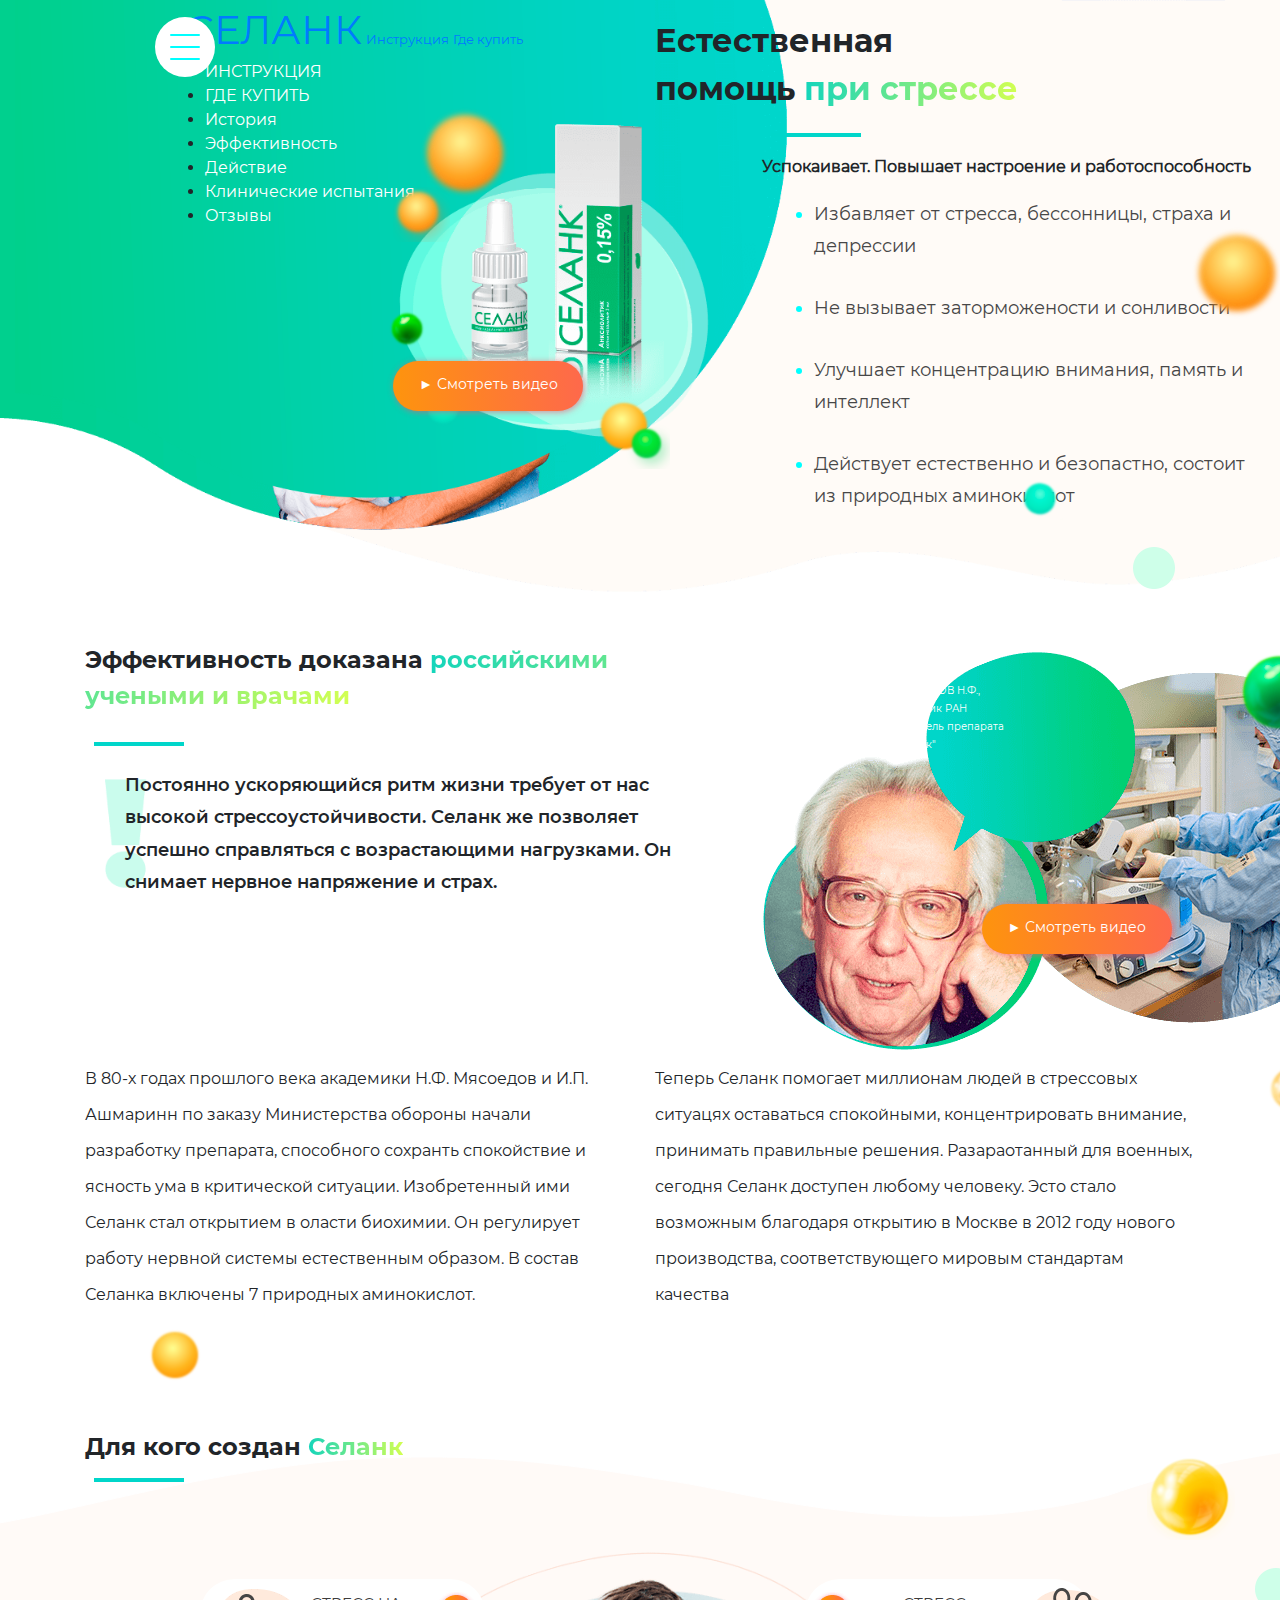
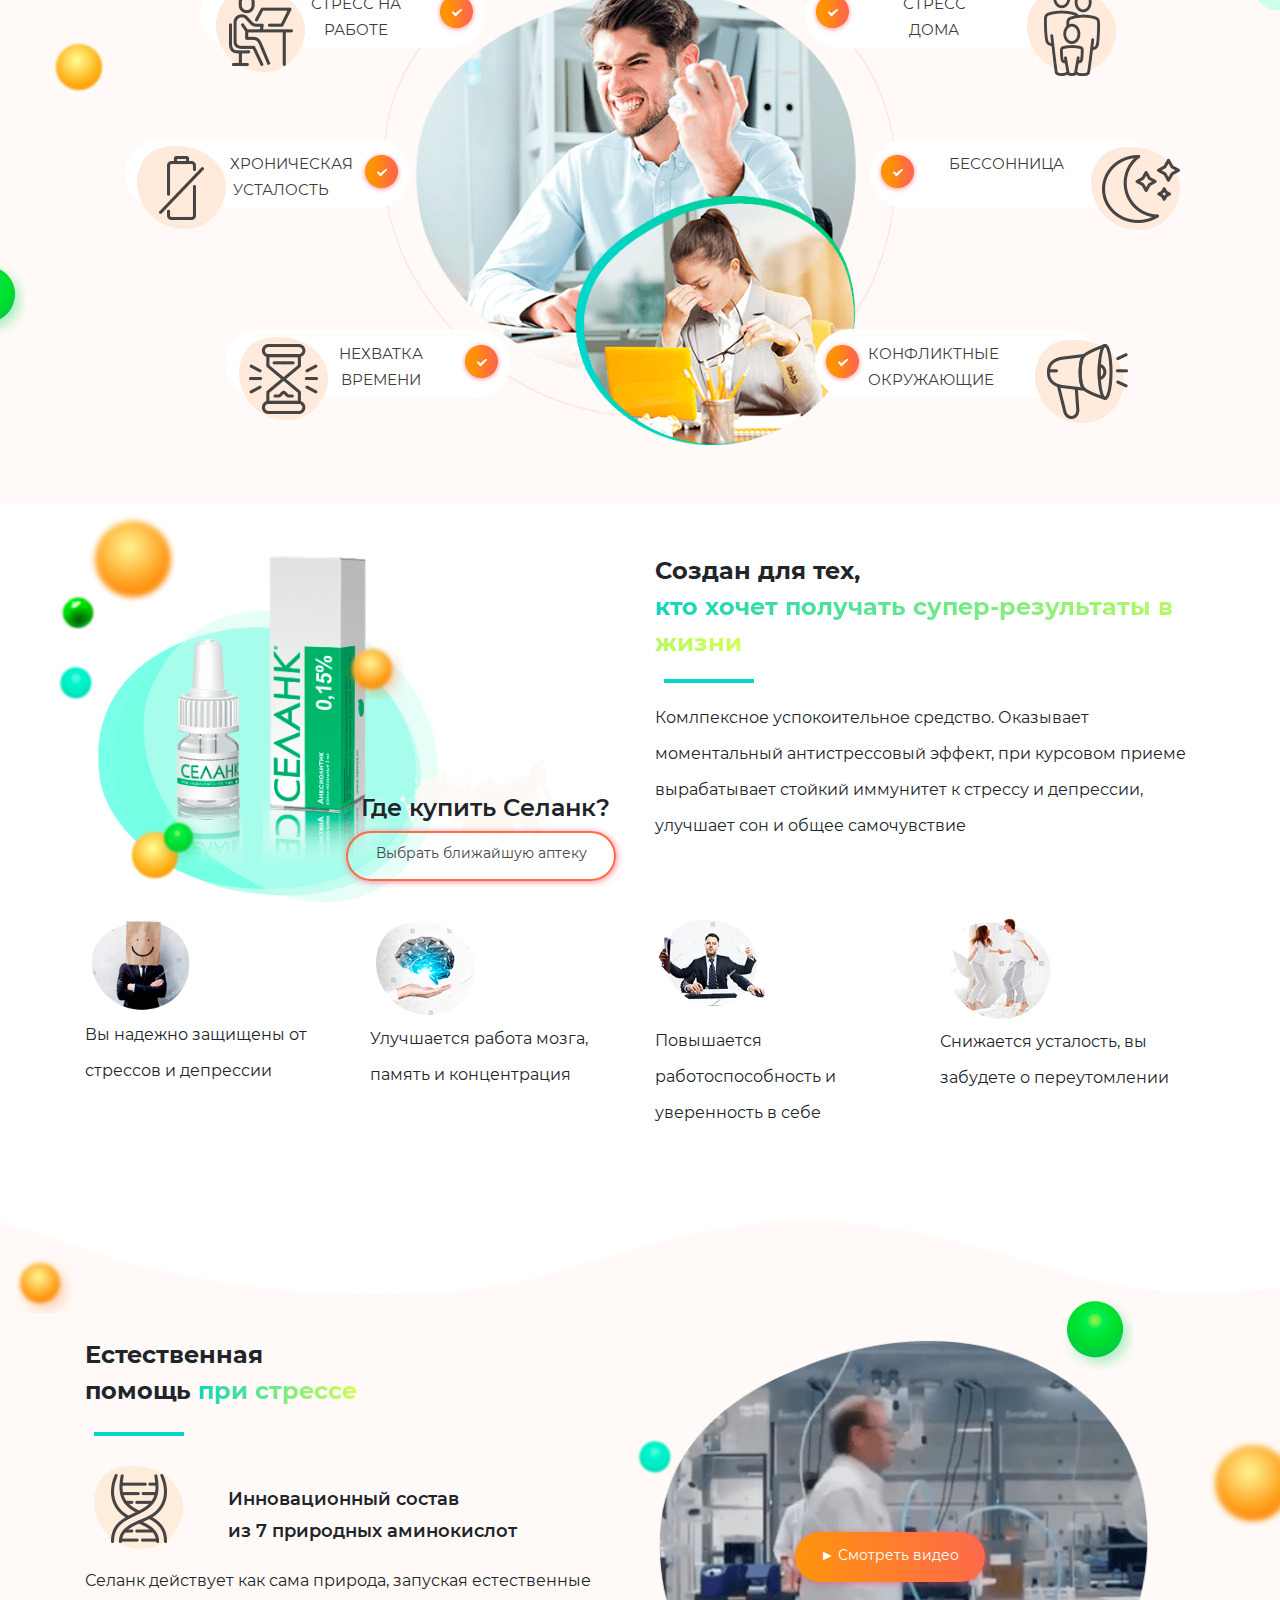
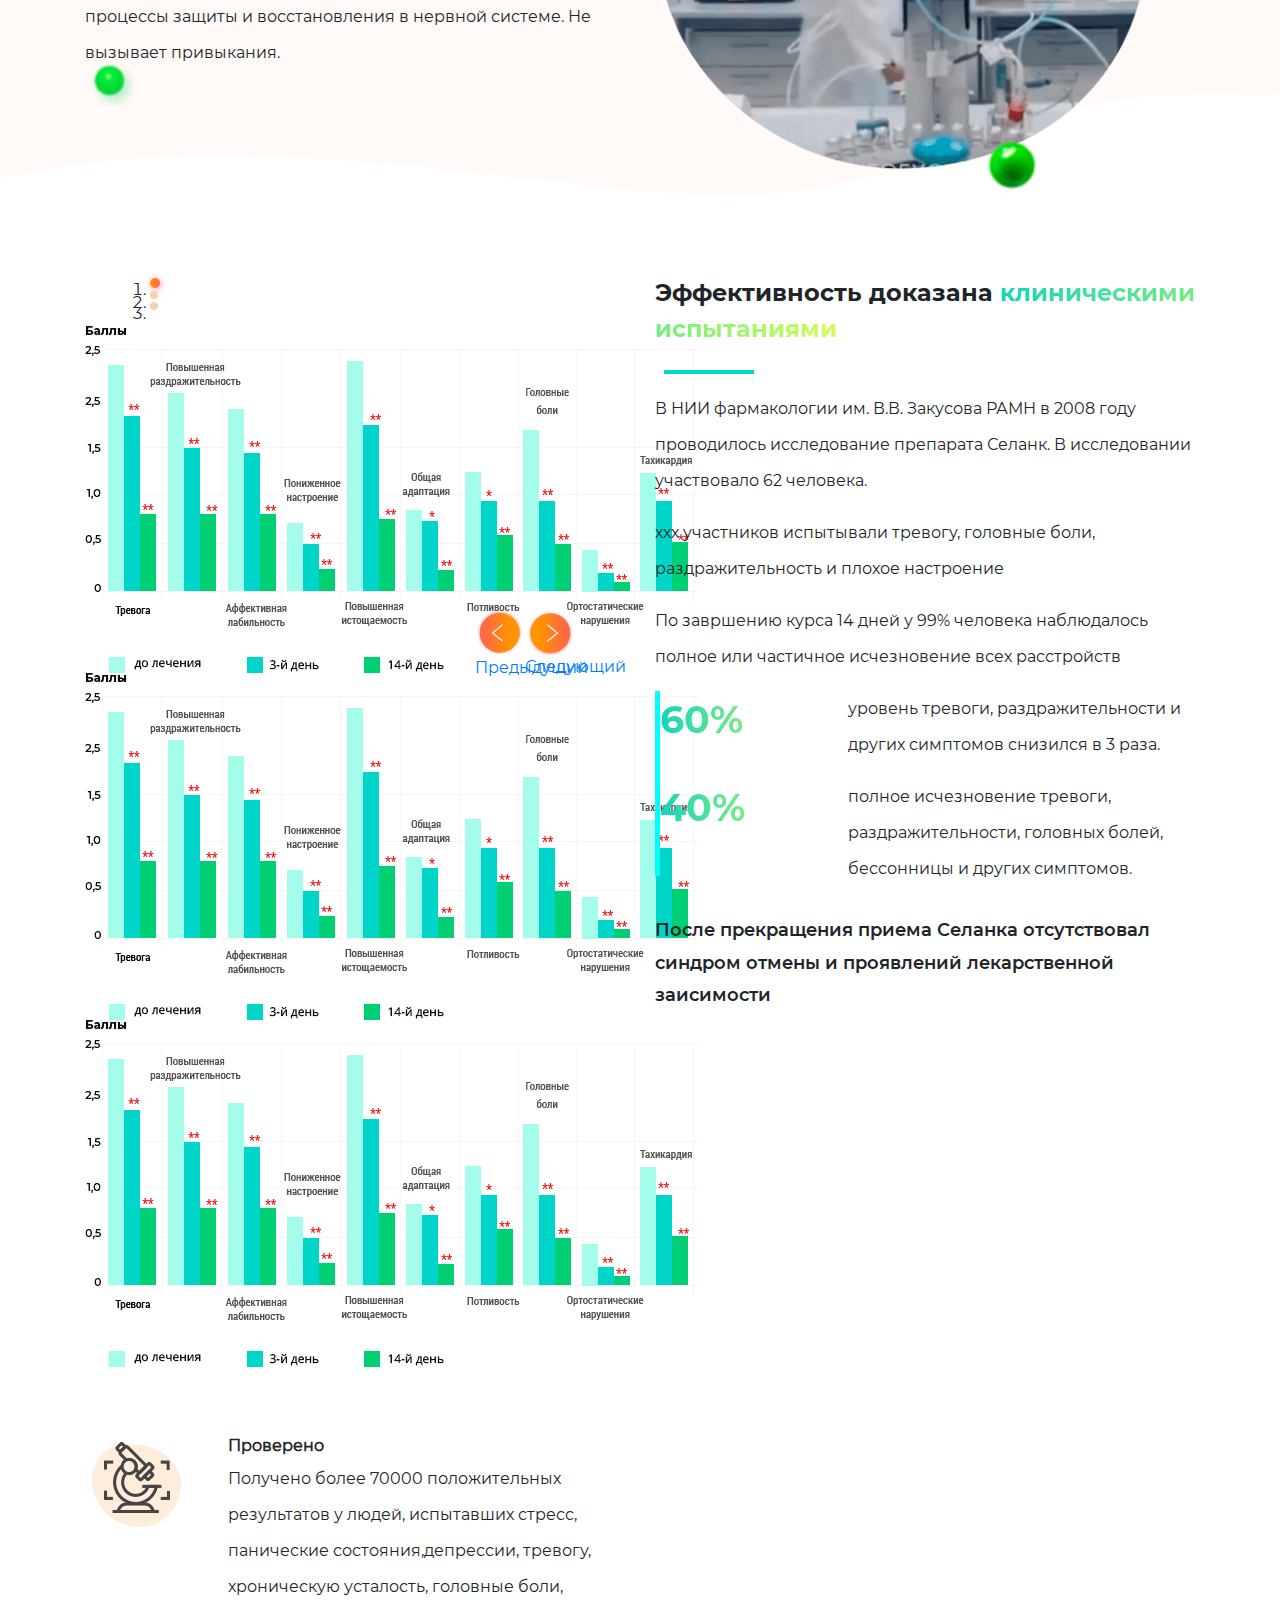
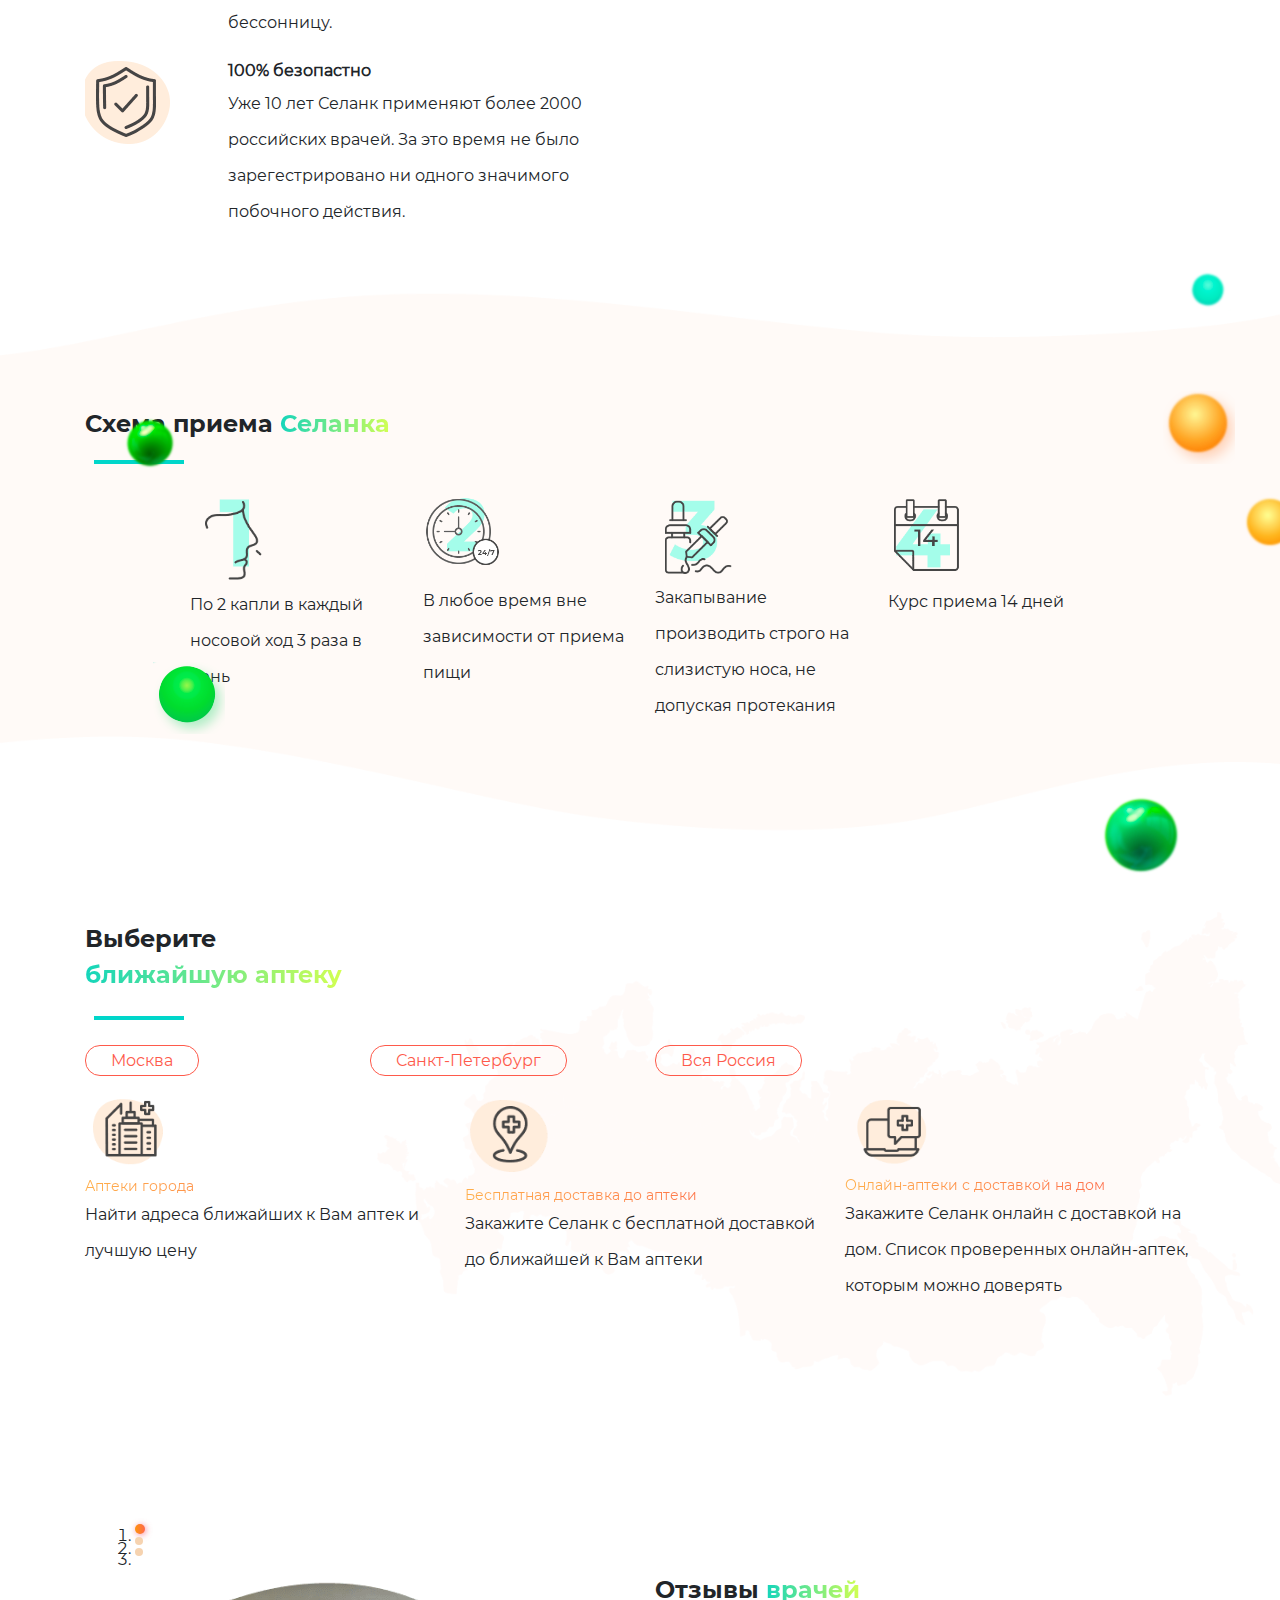
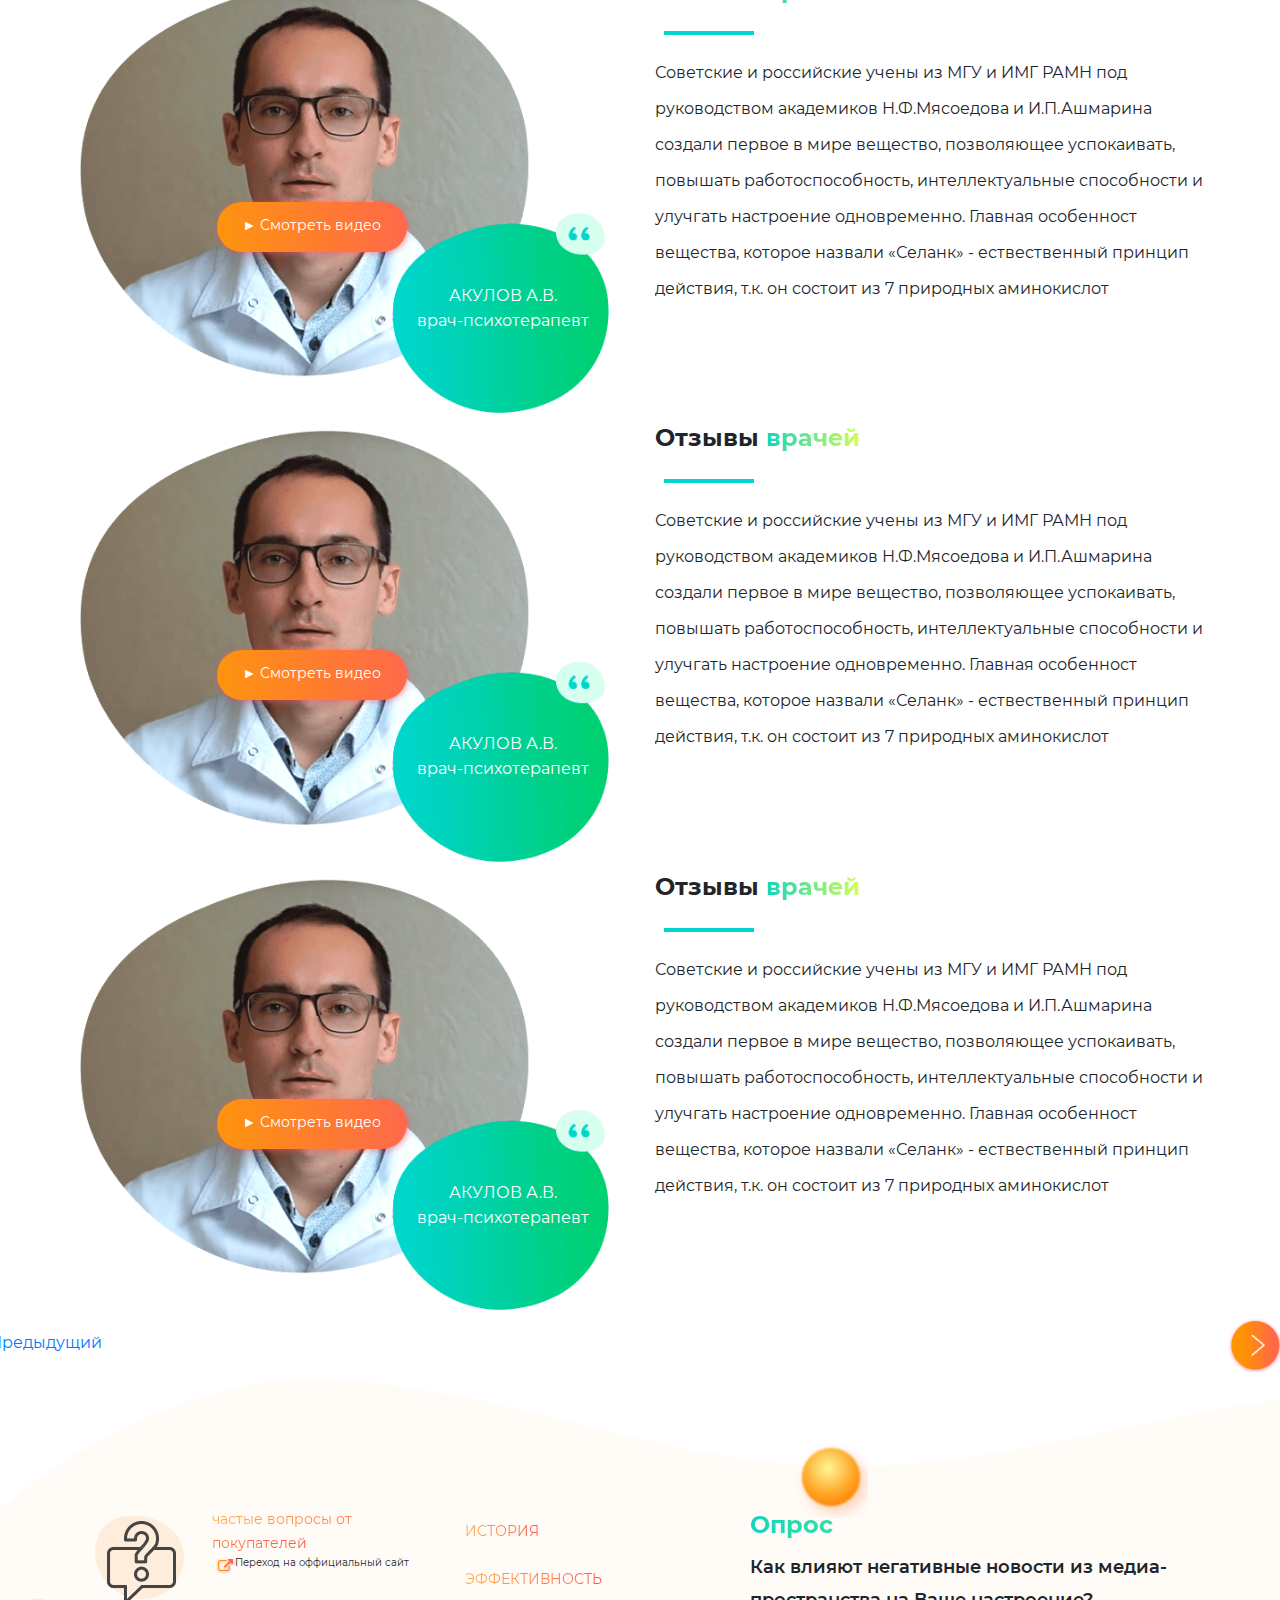
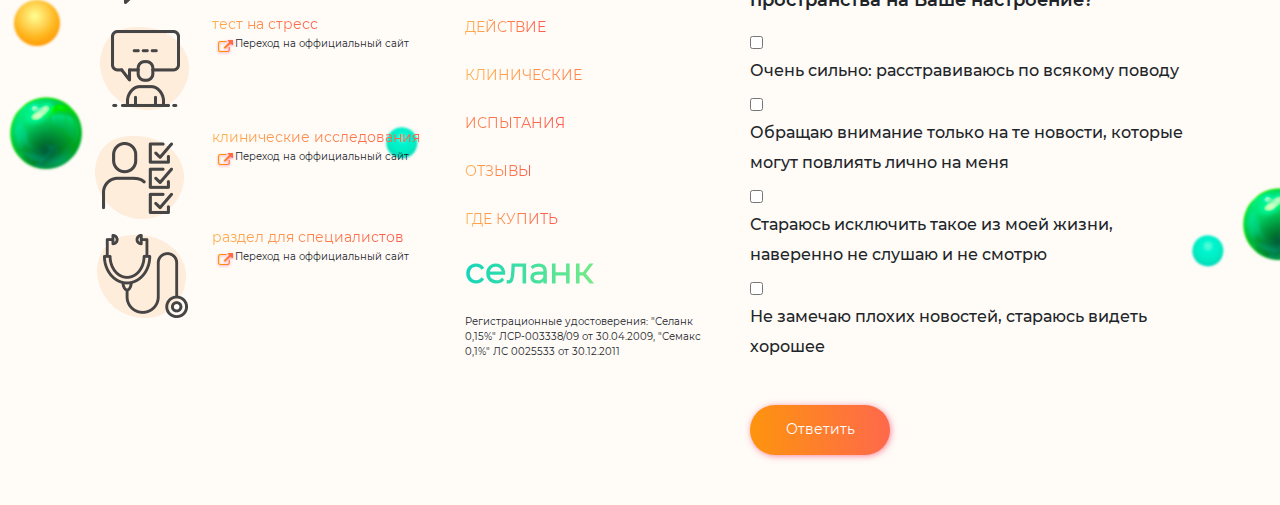
<file: index.html>
<!DOCTYPE html>
<html lang="ru">
<head>
	<title>Селанк</title>
<meta charset="utf-8">
<meta name="viewport" content="width=device-width, initial-scale=1, shrink-to-fit=no">
<!-- Bootstrap CSS -->
<link rel="stylesheet" href="https://stackpath.bootstrapcdn.com/bootstrap/4.1.3/css/bootstrap.min.css" integrity="sha384-MCw98/SFnGE8fJT3GXwEOngsV7Zt27NXFoaoApmYm81iuXoPkFOJwJ8ERdknLPMO" crossorigin="anonymous">

<link rel="stylesheet" type="text/css" href="css/bootstrap-grid.min.css">
<link rel="stylesheet" type="text/css" href="css/bootstrap-reboot.min.css">
<link rel="stylesheet" type="text/css" href="css/styles.css">
<style type="text/css">
	body {font-family: "Montserrat";}
    
	 h1, h2 {font-family: "Montserrat-bold";}

    }
</style>

</head>
<body>
<article class="block_green">
<div class="container-fluid">

    <div class="row">
        <div class="col-lg-6 col-xl-6  ">
    
     <nav class="navbar navbar-light bg-transparent header-menu">
        <button class="navbar-toggler" type="button" data-toggle="collapse" data-target="#navbar" aria-controls="navbar" aria-expanded="false" aria-label="Toggle navigation">
            <div id="menuToggle">
                <input type="checkbox" />
                <span id="span1"></span>
                <span id="span2"></span>
                <span id="span3"></span>
            </div>
        </button>
        <a class="navbar-brand text-white" href="#"><span class="brand-white text-white">СЕЛАНК</span></a>
        <a class="navbar-brand text-white" href="#" style="font-size: 13px;">Инструкция</a>
        <a class="navbar-brand text-white" href="#"  style="font-size: 13px;">Где купить</a>
        <div class="collapse navbar-collapse nav-green" id="navbar">
            <ul class="navbar-nav">
                <li class="nav-item">
                    <a class="nav-link" href="#link-1">ИНСТРУКЦИЯ</a>
                </li>
                <li class="nav-item">
                    <a class="nav-link" href="#link-2">ГДЕ КУПИТЬ</a>
                </li>
                <li class="nav-item">
                    <a class="nav-link" href="#link-3">История</a>
                </li>
                <li class="nav-item">
                    <a class="nav-link" href="#link-4">Эффективность</a>
                </li>
                <li class="nav-item">
                    <a class="nav-link" href="#link-5">Действие</a>
                </li>
                <li class="nav-item">
                    <a class="nav-link" href="#link-5">Клинические испытания</a>
                </li>
                <li class="nav-item">
                    <a class="nav-link" href="#link-5">Отзывы</a>
                </li>
            </ul>
        </div>
        </nav>
        
       
      </div>
     
    <div class="col-lg-6 col-xl-6 ">
        
        <h1 ><strong>Естественная <br> помощь <span class="text_gradient">при стрессе</span></strong></h1>
        </div>
    <div class="col-lg-7 col-xl-7  ">
         <div class="row ">
        <div class="col-lg-6 col-xl-6"></div>
        <div class="col-lg-6 col-xl-6">
             <!-- ====ЗДЕСЬ  ШАРИКИ!==== -->
            <img class="circle_1 paral" src="img/paral1.png">
            <img class="circle_2 paral" src="img/paral5.png">
            <img class="circle_3 paral" src="img/paral14.png">
            <img class="circle_4 paral" src="img/paral12.png">
            <img class="img-fluid img-product product-after" src="img/selac.png">
            
            <a href="#" class="button-play but1">&#9658; Смотреть видео</a>
            <!--=== ШАРИКИ ===-->
            <img class="circle_5 paral" src="img/paral4.png">
            <img class="circle_6 paral" src="img/paral11.png">
            
        </div>
        </div>
    </div>
    <div class="col-lg-5 col-xl-5  ">
    	<img src="img/line.png" style="margin-bottom: 9px; margin-top: 7px;">
    	
            <p class="txt">Успокаивает. Повышает настроение и работоспособность</p>
    		<ul class="ul-head">
    			<li> <span class="ul-blue"> Избавляет от стресса, бессонницы, страха и депрессии</span> </li>
    			<li> <span class="ul-blue"> Не вызывает заторможености и сонливости</span></li>
    			<li> <span class="ul-blue"> Улучшает концентрацию внимания, память и интеллект</span></li>
    			<li> <span class="ul-blue"> Действует естественно и безопастно, состоит из природных аминокислот </span></li>
    		</ul>

    	<!-- ====ЗДЕСЬ ТОЖЕ ШАРИКИ!==== -->
            <img class="circle_13 paral" src="img/paral1.png">
            <img class="circle_14 paral" src="img/paral2.png">
            <img class="circle_15 paral" src="img/paral14.png">
    </div>  

</div>

</div>
</article>
<section class="header">
<div class="container-fluid">   
<div class="row">
<div class="col-md-12 col-sm-12 d-lg-none d-xl-none ">
    <nav class="navbar navbar-light bg-transparent header-menu">
        <button class="navbar-toggler " type="button" data-toggle="collapse" data-target="#navbar" aria-controls="navbar" aria-expanded="false" aria-label="Toggle navigation">
            <div id="menuToggle">
                <input type="checkbox" />
                <span id="span1"></span>
                <span id="span2"></span>
                <span id="span3"></span>
            </div>
        </button>
        <a class="navbar-brand text-white" href="#"><span class="brand-white text-white">СЕЛАНК</span></a>
        <div class="collapse navbar-collapse " id="navbar">
            <ul class="navbar-nav text-center">
                <li class="nav-item">
                    <a class="nav-link" href="#link-1">ИНСТРУКЦИЯ</a>
                </li>
                <li class="nav-item">
                    <a class="nav-link" href="#link-2">ГДЕ КУПИТЬ</a>
                </li>
                <li class="nav-item">
                    <a class="nav-link" href="#link-3">История</a>
                </li>
                <li class="nav-item">
                    <a class="nav-link" href="#link-4">Эффективность</a>
                </li>
                <li class="nav-item">
                    <a class="nav-link" href="#link-5">Действие</a>
                </li>
                <li class="nav-item">
                    <a class="nav-link" href="#link-5">Клинические испытания</a>
                </li>
                <li class="nav-item">
                    <a class="nav-link" href="#link-5">Отзывы</a>
                </li>
            </ul>
        </div>
        </nav>
</div>

</div>
<div class="row">
    <div class="col-md-5 col-sm-4 col-5 d-lg-none d-xl-none ">
    <img src="img/people-good.png" class="img-fluid">
    </div>
    <div class="col-md-6 col-sm-8 col-7 d-lg-none d-xl-none ">
        <img src="img/selac.png" class="img-fluid">
    </div>
</div>

<div class="row">
    <div class="col-md-12 col-sm-12 d-lg-none d-xl-none">
        <h1 ><strong>Естественная <br> помощь <span class="text_gradient">при стрессе</span></strong></h1>
        <img src="img/line.png" style="margin-bottom: 9px; margin-top: 7px;">
        
            <p class="txt">Успокаивает. Повышает настроение и работоспособность</p>
            <ul class="ul-head">
                <li> <span class="ul-blue"> Избавляет от стресса, бессонницы, страха и депрессии</span> </li>
                <li> <span class="ul-blue"> Не вызывает заторможености и сонливости</span></li>
                <li> <span class="ul-blue"> Улучшает концентрацию внимания, память и интеллект</span></li>
                <li> <span class="ul-blue"> Действует естественно и безопастно, состоит из природных аминокислот </span></li>
            </ul>

        <!-- ====ЗДЕСЬ ТОЖЕ ШАРИКИ!==== -->
            <img class="circle_13 paral" src="img/paral1.png">
            <img class="circle_14 paral" src="img/paral2.png">
            <img class="circle_15 paral" src="img/paral14.png">
    </div>
</div>
</div>
</section>
<section class="block">
    <div class="container">
        <div class="row">
            
            <div class="col-lg-7 col-md-12 col-sm-12 col-12">
                <h2>Эффективность доказана <span class="text_gradient">российскими учеными и врачами</span></h2>
            
            <img src="img/line.png" style="margin-top: 15px; margin-bottom: 16px;">
            <p class="note bold">Постоянно ускоряющийся ритм жизни требует от нас высокой стрессоустойчивости. Селанк же позволяет успешно справляться с возрастающими нагрузками. Он снимает нервное напряжение и страх.</p>
        </div>
        <div class="col-lg-5 col-md-12 col-sm-12 col-12">
            <img src="img/myasoed.png" class="img-fluid">
            <p class="myasoed">МЯСОЕДОВ Н.Ф.,<br> академик РАН<br> Создатель препарата<br> "Селанк"</p>
            <a href="" class="button-play but2">&#9658; Смотреть видео</a>

               <!-- ==== И ЗДЕСЬ ТОЖЕ ШАРИКИ!==== -->
            <img class="circle_16 paral" src="img/paral6.png">
            <img class="circle_17 paral" src="img/paral9.png">


        </div>
        </div>
        <div class="row">
            
            <div class="col-lg-6 col-md-12 col-sm-12 col-12">
                <p class="textt">В 80-х годах прошлого века академики Н.Ф. Мясоедов и И.П. Ашмаринн по заказу Министерства обороны начали разработку препарата, способного сохранть спокойствие и ясность ума в критической ситуации. Изобретенный ими Селанк стал открытием в оласти биохимии. Он регулирует работу нервной системы естественным образом. В состав Селанка включены 7 природных аминокислот.</p>

               <!-- ==== ЗДЕСЬ ТОЖЕ ШАРИКИ!==== --> 
            <img class="circle_18 paral" src="img/paral4.png">
            <img class="circle_19 paral" src="img/paral5.png">


            </div>
            <div class="col-lg-6 col-md-12 col-sm-12 col-12">
                <p class="textt">Теперь Селанк помогает миллионам людей в стрессовых ситуацях оставаться спокойными, концентрировать внимание, принимать правильные решения. Разараотанный для военных, сегодня Селанк доступен любому человеку. Эсто стало возможным благодаря открытию в Москве в 2012 году нового производства, соответствующего мировым стандартам качества </p>
            </div>
        </div>
    </div>
</section>
<section class="block bg-2">
    <div class="container">
        <div class="row">
            <div class="col-md-12 text-center">
                <h2>Для кого создан <span class="text_gradient">Селанк</span> </h2>
            </div>
        </div>
        <div class="row">
            <div class="col-md-12 text-center">
                <img src="img/line.png" style="margin-bottom: 50px;">

<!-- ==== И ЗДЕСЬ ТОЖЕ ШАРИКИ!==== --> 
<img class="circle_20 paral" src="img/paral3.png">
            <img class="circle_21 paral" src="img/paral2.png">
            <img class="circle_22 paral" src="img/paral4.png">
            <img class="circle_23 paral" src="img/paral13.png">

            </div>

        </div>
    <div class="komu">
       <div class="row">
       	<div class="col-xl-3 col-lg-3">
       		<div class="komu1 komu-selank">
             <div class="row">
                 <div class="col-lg-4">
                     <img src="img/komu1.png" class="img-fluid">
                 </div>
                 <div class="col-lg-5">
                     <p class="komu-txt">стресс на работе</p>
                 </div>
                 <div class="col-lg-2">
                     <img src="img/circle.png" style="margin-top: 13px;">
                 </div> 
             </div>   
            </div>
            <div class="komu2 komu-selank">
             <div class="row">
                 <div class="col-lg-4">
                     <img src="img/komu2.png" class="img-fluid">
                 </div>
                 <div class="col-lg-5">
                     <p class="komu-txt">хроническая усталость</p>
                 </div>
                 <div class="col-lg-3">
                     <img src="img/circle.png" style="margin-top: 13px;">
                 </div> 
             </div>   
            </div>
            <div class="komu3 komu-selank">
             <div class="row">
                 <div class="col-lg-4">
                     <img src="img/komu3.png" class="img-fluid">
                 </div>
                 <div class="col-lg-5">
                     <p class="komu-txt">нехватка времени</p>
                 </div>
                 <div class="col-lg-3">
                     <img src="img/circle.png" style="margin-top: 13px;">
                 </div> 
             </div>   
            </div>
       	</div>
        <div class="col-xl-6 col-lg-6 ">
            <img src="img/komu-foto.png" class="img-fluid boroda-sm">
        </div>
        <div class="col-xl-3 col-lg-3 ">
            <div class="komu4 komu-selank">
             <div class="row">
                <div class="col-lg-3">
                     <img src="img/circle.png" style="margin-top: 13px;margin-left: 7px;">
                 </div> 
                 
                 <div class="col-lg-5">
                     <p class="komu-txt">стресс дома</p>
                 </div>
                 <div class="col-lg-4">
                     <img src="img/komu4.png" class="img-fluid">
                 </div>
             </div>   
            </div>
            <div class="komu5 komu-selank">
             <div class="row">
                <div class="col-lg-3">
                     <img src="img/circle.png" style="margin-top: 13px;margin-left: 7px;">
                 </div> 
                 
                 <div class="col-lg-5">
                     <p class="komu-txt">бессонница</p>
                 </div>
                 <div class="col-lg-4">
                     <img src="img/komu5.png" class="img-fluid">
                 </div>
             </div>   
            </div>
            <div class="komu6 komu-selank">
             <div class="row">
                <div class="col-lg-2">
                     <img src="img/circle.png" style="margin-top: 13px;margin-left: 7px;">
                 </div> 
                 
                 <div class="col-lg-6">
                     <p class="komu-txt">конфликтные окружающие</p>
                 </div>
                 <div class="col-lg-4">
                     <img src="img/komu6.png" class="img-fluid">
                 </div>
             </div>   
            </div>
        </div>
        
       </div> 
    </div>

        <div class="row">
        <div class="col-12 col-sm-12 col-md-12 d-lg-none d-xl-none">
            
                <img src="img/komu-foto.png" class="img-fluid boroda-sm">
                <div class="komu-sm">
                <div class="row">
                
               <div class="col-4">
                <img src="img/komu1.png" class="img-fluid">
                </div>
                <div class="col-8">
                <p class="komu-txt-sm">стресс на работе</p>
                </div> 
                    
                </div>
                <div class="row">
               <div class="col-4">
                <img src="img/komu2.png" class="img-fluid">
                </div>
                <div class="col-8">
                <p class="komu-txt-sm">хроническая усталость</p>
                </div> 
                </div>
                <div class="row">
               <div class="col-4">
                <img src="img/komu3.png" class="img-fluid">
                </div>
                <div class="col-8">
                <p class="komu-txt-sm">нехватка времени</p>
                </div> 
                </div>
                <div class="row">
               <div class="col-4">
                <img src="img/komu4.png" class="img-fluid">
                </div>
                <div class="col-8">
                <p class="komu-txt-sm">стресс дома</p>
                </div> 
                </div>
                <div class="row">
               <div class="col-4">
                <img src="img/komu5.png" class="img-fluid">
                </div>
                <div class="col-8">
                <p class="komu-txt-sm">бессонница</p>
                </div> 
                </div>
                <div class="row">
               <div class="col-4">
                <img src="img/komu6.png" class="img-fluid">
                </div>
                <div class="col-8">
                <p class="komu-txt-sm">конфликтные окружающие</p>
                </div> 
                </div>
                </div>
        </div>
        </div>
    </div>
</section>
<section class="block">
    <div class="container">
        <div class="row">

            <!-- ====ЗДЕСЬ ТОЖЕ ЕСТЬ ШАРИКИ!==== -->
            <div class="col-lg-6 col-md-12 col-sm-12 ">
            
                <img class="circle_7 paral" src="img/paral1.png">
                <img class="circle_8 paral" src="img/paral5.png">
                <img class="circle_9 paral" src="img/paral14.png">
                <img class="circle_10 paral" src="img/paral12.png"> 
                <img class="circle_11 paral" src="img/paral4.png">
                <img class="circle_12 paral" src="img/paral11.png">
              <img class="img-fluid img-product" src="img/selac.png" >
            <div class="where">
            <p class="txt txt_where">Где купить Селанк?</p>
            <a href="#" class="button-where but3">Выбрать ближайшую аптеку</a>
              </div>
            
            </div>
            
            <div class="col-lg-6 col-md-12 col-sm-12 ">
                <h2>Создан для тех, <br><span class="text_gradient">кто хочет получать супер-результаты в жизни</span> </h2>
                <img src="img/line.png" style="margin-bottom: 10px; margin-top: 5px;">
                <p class="textt">Комлпексное успокоительное средство. Оказывает моментальный антистрессовый эффект, при курсовом приеме вырабатывает стойкий иммунитет к стрессу и депрессии, улучшает сон и общее самочувствие</p>
            </div>
        </div>
    <div class="super">
        <div class="row">
         
            <div class="col-md-3 text-center">
                <img src="img/super1.png" class="img-super">
                <p class="textt">Вы надежно защищены от стрессов и депрессии</p>
            </div>
            <div class="col-md-3 text-center">
                <img src="img/super2.png" class="img-super">
                <p class="textt">Улучшается работа мозга, память и концентрация</p>
            </div>
            <div class="col-md-3 text-center">
                <img src="img/super3.png" class="img-super" style="margin-bottom: 16px; ">
                <p class="textt">Повышается работоспособность и уверенность в себе</p>
            </div>
            <div class="col-md-3 text-center">
                <img src="img/super4.png" class="img-super">
                <p class="textt">Снижается усталость, вы забудете о переутомлении</p>
            </div>
				 
        </div> 
    </div>
    </div>
</section>
<section class="block bg-3">
	<div class="container">
		<div class="row">
            
			<div class="col-lg-6 col-md-12 col-sm-12">

<!-- ==== ЗДЕСЬ ШАРИКИ!==== --> 
            <img class="circle_24 paral" src="img/paral12.png">
            <img class="circle_25 paral" src="img/paral14.png">
            <img class="circle_26 paral" src="img/paral11.png">


				<h2>Естественная <br>помощь <span class="text_gradient">при стрессе</span> </h2>
				<img src="img/line.png" style="margin-bottom: 15px; margin-top: 10px;">
				<div class="row">
					<div class="col-md-3 text-center">
						<img src="img/icon1.png">
					</div>
					<div class="col-md-7">
						<p class="bold" style="margin-top: 25px;">Инновационный состав <br> из 7 природных аминокислот</p>
					</div>
				</div>
				<p class="textt">Селанк действует как сама природа, запуская естественные процессы защиты и восстановления в нервной системе. Не вызывает привыкания.</p>
			</div>
			<div class="col-lg-6 col-md-12 col-sm-12">

<!-- ==== ЗДЕСЬ еще ШАРИКИ!==== -->
            <img class="circle_27 paral" src="img/paral13.png">
            <img class="circle_28 paral" src="img/paral1.png">
            <img class="circle_29 paral" src="img/paral8.png">


				<img src="img/video1.png" class="img-fluid img-vid">
					<a href="#" class="button-play but4">&#9658; Смотреть видео</a>
				
			</div>
		</div>
	</div>
</section>
<section class="block">
	<div class="container">
		<div class="row">
       
		<div class="col-lg-6 col-md-12 col-sm-12">
		<div id="carousel" class="carousel slide d-inline-block slider1" data-ride="carousel">
        <!-- Индикаторы -->
        <ol class="carousel-indicators">
            <li data-target="#carousel" data-slide-to="0" class="active"></li>
            <li data-target="#carousel" data-slide-to="1"></li>
            <li data-target="#carousel" data-slide-to="2"></li>
        </ol>
        <div class="carousel-inner">
            <div class="carousel-item active">
                <img class="img-fluid" src="img/dia.png" alt="...">
            </div>
            <div class="carousel-item ">
                <img class="img-fluid" src="img/dia.png" alt="...">
            </div>
            <div class="carousel-item ">
                <img class="img-fluid" src="img/dia.png" alt="...">
            </div>
            
        </div>
        <!-- Элементы управления -->
        <a class="carousel-control-prev" href="#carousel" role="button" data-slide="prev">
            <span class="" aria-hidden="true"><img src="img/arrow1.png" style="max-width: 50px;"></span>
            <span class="sr-only">Предыдущий</span>
        </a>
        <a class="carousel-control-next" href="#carousel" role="button" data-slide="next">
            <span class="" aria-hidden="true"><img src="img/arrow.png" style="max-width: 50px;"></span>
            <span class="sr-only">Следующий</span>
        </a>
    </div>
    <div class="row">
    	<div class="col-lg-3 col-sm-12 text-center">
    		<img src="img/icon2.png" class="img-fluid">
    	</div>
    	<div class="col-md-9">
    		<p class="txt text-uppercase " style="margin-bottom: 0;">Проверено</p>
    		<p class="textt">Получено более 70000 положительных результатов у людей, испытавших стресс, панические состояния,депрессии, тревогу, хроническую усталость, головные боли, бессонницу.</p>
    	</div>
    </div>
    <div class="row">
    	<div class="col-lg-3 col-sm-12 text-center">
    		<img src="img/icon3.png" class="img-fluid">
    	</div>
    	<div class="col-md-9">
    		<p class="txt text-uppercase" style="margin-bottom: 0;">100% безопастно</p>
    		<p class="textt">Уже 10 лет Селанк применяют более 2000 российских врачей. За это время не было зарегестрировано ни одного значимого побочного действия. </p>
    	</div>
    </div>
		</div>
		<div class="col-lg-6 col-md-12 col-sm-12">
			<h2>Эффективность доказана <span class="text_gradient"> клиническими <br>испытаниями</span></h2>
			<img src="img/line.png" style="margin-bottom: 10px; margin-top: 10px;">
			<p class="textt">В НИИ фармакологии им. В.В. Закусова РАМН в 2008 году проводилось исследование препарата Селанк. В исследовании участвовало 62 человека. </p>
			<p class="textt">ххх участников испытывали тревогу, головные боли, раздражительность и плохое настроение </p>
			<p class="textt">По завршению курса 14 дней у 99% человека наблюдалось полное или частичное исчезновение всех расстройств</p>
			<div class="statistic">
			<div class="row">
             <div class="col-sm-4 col-3 text-center">
             	<h2 class="text_gradient" >60%</h2>
             </div>
             <div class="col-sm-8 col-9">
			<p  class="textt">уровень тревоги, раздражительности и других симптомов снизился в 3 раза.</p>
			  </div>
			</div>
			<div class="row">
			<div class="col-sm-4 col-3 text-center">
				<h2 class="text_gradient " >40%</h2>
			</div>
             <div class="col-sm-8 col-9">
			<p class="textt">полное исчезновение тревоги, раздражительности, головных болей, бессонницы и других симптомов.</p>
              </div>
			</div>
				</div>
            <p class="bold">После прекращения приема Селанка отсутствовал синдром отмены и проявлений лекарственной заисимости</p>
		</div>
		</div>
	</div>
</section>
<section class="block bg-4">
	<div class="container">
		<div class="row">
			<div class="col-md-12 text-center">

                <!-- ==== ЗДЕСЬ ШАРИКИ!==== --> 
            <img class="circle_30 paral" src="img/paral14.png">
            <img class="circle_31 paral" src="img/paral9.png">
            <img class="circle_32 paral" src="img/paral10.png">
            <img class="circle_33 paral" src="img/paral4.png">


			<h2>Схема приема <span class="text_gradient"> Селанка</span></h2>
			<img src="img/line.png" style="margin-bottom: 23px; margin-top: 5px;">
			</div>
		</div>
       <div class="shema">
		<div class="row">
			<div class="col-lg-3 col-md-6 col-sm-12 text-center">

<!-- ==== ЗДЕСЬ опять ШАРИКИ!==== --> 
<img class="circle_34 paral" src="img/paral13.png">
<img class="circle_35 paral" src="img/paral8.png">

				<img src="img/img1.png" class="img-fluid img-priem">
				<p class="textt">По 2 капли в каждый носовой ход 3 раза в день</p>
			</div>
			<div class="col-lg-3 col-md-6 col-sm-12 text-center">
				<img src="img/img2.png" class="img-fluid img-priem" style="margin-bottom: 13px;">
				<p class="textt">В любое время вне зависимости от приема пищи</p>
			</div>
			<div class="col-lg-3 col-md-6 col-sm-12 text-center">
				<img src="img/img3.png" class="img-fluid img-priem">
				<p class="textt">Закапывание производить строго на слизистую носа, не допуская протекания</p>
			</div>
			<div class="col-lg-3 col-md-6 col-sm-12 text-center">
				<img src="img/img4.png" class="img-fluid img-priem">
				<p class="textt">Курс приема 14 дней</p>
			</div>
		</div>
        </div>
	</div>
</section>
<section class="block bg-5">
	<div class="container">
		<div class="row">
			<div class="col-lg-6 col-md-12">
				<h2>Выберите <br><span class="text_gradient"> ближайшую аптеку</span></h2>
				<img src="img/line.png" style="margin-bottom: 22px; margin-top: 10px;">
			</div>
		</div>
        <div class="apteki">
		<div class="row">
			<div class="col-lg-3 col-md-12 col-sm-12">
				<a href="#" class="button_transp" style="max-width: 241px; width: 100%">Москва</a>
			</div>
			<div class="col-lg-3 col-md-12 col-sm-12">
				<a href="#" class="button_transp" style="max-width: 311px; width: 100%">Санкт-Петербург</a>
			</div>
			<div class="col-lg-3 col-md-12 col-sm-12">
				<a href="#" class="button_transp" style="max-width: 241px; width: 100%">Вся Россия</a>
			</div>
		</div>
         </div>
		<div class="row">
			<div class="col-lg-4 col-md-12 col-sm-12">
				<img src="img/icon4.png" class="img-fluid img-apteki">
				<a href="#" class="links" style="display: block;">Аптеки города</a>
				<p class="textt">Найти адреса ближайших к Вам аптек и лучшую цену</p>
			</div>
			<div class="col-lg-4 col-md-12 col-sm-12">
				<img src="img/icon5.png" class="img-fluid img-apteki">
				<a href="#" class="links" style="display: block;">Бесплатная доставка до аптеки</a>
				<p class="textt">Закажите Селанк с бесплатной доставкой до ближайшей к Вам аптеки</p>
			</div>
			<div class="col-lg-4 col-md-12 col-sm-12">
				<img src="img/icon6.png" class="img-fluid img-apteki">
				<a href="#" class="links" style="display: block;">Онлайн-аптеки с доставкой на дом</a>
				<p class="textt">Закажите Селанк онлайн с доставкой на дом. Список проверенных онлайн-аптек, которым можно доверять</p>
			</div>
		</div>
	</div>
</section>
<section class="block">
	<div class="container">
		<div class="row">
			<div id="carousel1" class="carousel slide d-inline-block slider2" data-ride="carousel1">
        <!-- Индикаторы -->
        <ol class="carousel-indicators">
            <li data-target="#carousel1" data-slide-to="0" class="active"></li>
            <li data-target="#carousel1" data-slide-to="1"></li>
            <li data-target="#carousel1" data-slide-to="2"></li>
        </ol>
        <div class="carousel-inner">
            <div class="carousel-item active">
            	<div class="row">
            		<div class="col-lg-6 col-md-12 col-sm-12">
                       <img src="img/aculov.png" class="img-fluid img-akulov">
            			<a href="#" class="button-play but5">&#9658; Смотреть видео</a>
						<p class="akulov">АКУЛОВ А.В. <br> врач-психотерапевт</p>
            		</div>
            		<div class="col-lg-6 col-md-12 col-sm-12">
            			<h2>Отзывы <span class="text_gradient"> врачей</span></h2>
            			<img src="img/line.png" style="margin-bottom: 13px; margin-top: 10px;">
            			<p class="font-italic textt">Советские и российские учены из МГУ и ИМГ РАМН под руководством академиков Н.Ф.Мясоедова и И.П.Ашмарина создали первое в мире вещество, позволяющее успокаивать, повышать работоспособность, интеллектуальные способности и улучгать настроение одновременно. Главная особенност вещества, которое назвали &laquo;Селанк&raquo; - ествественный принцип действия, т.к. он состоит из 7 природных аминокислот</p>
            		</div>


                </div>
            </div>
            <div class="carousel-item">
                <div class="row">
                    <div class="col-lg-6 col-md-12 col-sm-12">
                       <img src="img/aculov.png" class="img-fluid img-akulov">
                        <a href="#" class="button-play  but5">&#9658; Смотреть видео</a>
                        <p class="akulov">АКУЛОВ А.В. <br> врач-психотерапевт</p>
                    </div>
                    <div class="col-lg-6 col-md-12 col-sm-12">
                        <h2>Отзывы <span class="text_gradient"> врачей</span></h2>
                        <img src="img/line.png" style="margin-bottom: 13px; margin-top: 10px;">
                        <p class="font-italic textt">Советские и российские учены из МГУ и ИМГ РАМН под руководством академиков Н.Ф.Мясоедова и И.П.Ашмарина создали первое в мире вещество, позволяющее успокаивать, повышать работоспособность, интеллектуальные способности и улучгать настроение одновременно. Главная особенност вещества, которое назвали &laquo;Селанк&raquo; - ествественный принцип действия, т.к. он состоит из 7 природных аминокислот</p>
                    </div>


                </div>
            </div>
            <div class="carousel-item">
                <div class="row">
                    <div class="col-lg-6 col-md-12 col-sm-12">
                       <img src="img/aculov.png" class="img-fluid img-akulov">
                        <a href="#" class="button-play  but5">&#9658; Смотреть видео</a>
                        <p class="akulov">АКУЛОВ А.В. <br> врач-психотерапевт</p>
                    </div>
                    <div class="col-lg-6 col-md-12 col-sm-12">
                        <h2>Отзывы <span class="text_gradient"> врачей</span></h2>
                        <img src="img/line.png" style="margin-bottom: 13px; margin-top: 10px;">
                        <p class="font-italic textt">Советские и российские учены из МГУ и ИМГ РАМН под руководством академиков Н.Ф.Мясоедова и И.П.Ашмарина создали первое в мире вещество, позволяющее успокаивать, повышать работоспособность, интеллектуальные способности и улучгать настроение одновременно. Главная особенност вещества, которое назвали &laquo;Селанк&raquo; - ествественный принцип действия, т.к. он состоит из 7 природных аминокислот</p>
                    </div>


                </div>
            </div>

            
        </div>
        <!-- Элементы управления -->
        <a class="carousel-control-prev" href="#carousel1" role="button" data-slide="prev">
            <span class="" aria-hidden="true"><img src="img/arrow1.png" style="max-width: 60px;"></span>
            <span class="sr-only">Предыдущий</span>
        </a>
        <a class="carousel-control-next" href="#carousel1" role="button" data-slide="next">
            <span class="" aria-hidden="true"><img src="img/arrow.png" style="max-width: 60px;"></span>
            <span class="sr-only">Следующий</span>
        </a>
    </div>
		</div>
	</div>
</section>
<section class="block footer">
	<div class="container">
		<div class="row">
			<div class="col-lg-4 col-md-12 col-sm-6">


<!-- ==== ПРАВИЛЬНО! опять ШАРИКИ!==== --> 
            <img class="circle_40 paral" src="img/paral14.png">
            <img class="circle_37 paral" src="img/paral9.png">
            <img class="circle_36 paral" src="img/paral10.png">
            <img class="circle_39 paral" src="img/paral4.png">

				<div class="row">
					<div class="col-md-4">
						<img src="img/icon7.png" class="img-fluid">
					</div>
					<div class="col-md-8">
						<p class="text-uppercase" style="margin-bottom: 0px;"><a href="#" class="links link-footer">частые вопросы от покупателей</a></p>
						<p class="transition">Переход на оффициальный сайт</p>
					</div>
				</div>
				<div class="row">
					<div class="col-md-4">
						<img src="img/icon8.png" class="img-fluid">
					</div>
					<div class="col-md-8">
						<p class="text-uppercase" style="margin-bottom: 0px;"><a href="#" class="links link-footer">тест на стресс</a></p>
						<p class="transition">Переход на оффициальный сайт</p>
					</div>
				</div>
				<div class="row">
					<div class="col-md-4">
						<img src="img/icon9.png" class="img-fluid">
					</div>
					<div class="col-md-8">
						<p class="text-uppercase" style="margin-bottom: 0px;"><a href="#" class="links link-footer">клинические исследования</a></p>
						<p class="transition">Переход на оффициальный сайт</p>
					</div>
				</div>
				<div class="row">
					<div class="col-md-4">
						<img src="img/icon10.png" class="img-fluid">
					</div>
					<div class="col-md-8">
						<p class="text-uppercase" style="margin-bottom: 0px;"><a href="#" class="links link-footer">раздел для специалистов</a></p>
						<p class="transition">Переход на оффициальный сайт</p>
					</div>
				</div>
			</div>
			<div class="col-lg-3 col-md-12 col-sm-6">
               <div class="footer-menu">
				<div class="row foot-m">
					<div class="col-sm-12">
						<a href="" class="links link-footer">ИСТОРИЯ</a>
					</div>
				</div>
				<div class="row foot-m">
					<div class="col-sm-12">
						<a href="" class="links link-footer">ЭФФЕКТИВНОСТЬ</a>
					</div>
				</div>
				<div class="row foot-m">
					<div class="col-sm-12">
						<a href="" class="links link-footer">ДЕЙСТВИЕ</a>
					</div>
				</div>
				<div class="row foot-m">
					<div class="col-sm-12">
						<a href="" class="links link-footer">КЛИНИЧЕСКИЕ ИСПЫТАНИЯ</a>
					</div>
				</div>
				<div class="row foot-m">
					<div class="col-sm-12">
						<a href="" class="links link-footer">ОТЗЫВЫ</a>
					</div>
				</div>
				<div class="row foot-m">
					<div class="col-sm-12">
						<a href="" class="links link-footer">ГДЕ КУПИТЬ</a>
					</div>
				</div>
				</div>
				<div class="row">
					<div class="col-sm-12">
						<p class="text-uppercase text_gradient brand">селанк</p>
						<p class="logo-footer">Регистрационные удостоверения: "Селанк 0,15%" ЛСР-003338/09 от 30.04.2009, "Семакс 0,1%" ЛС 0025533 от 30.12.2011</p>
					</div>
				</div>
			</div>
			<div class="col-lg-5 col-md-12 col-sm-12 ">
				<h2 class="text_gradient">Опрос</h2>


<!-- ==== здесь тоже ШАРИКИ!==== --> 
            <img class="circle_30 paral" src="img/paral14.png">
            <img class="circle_38 paral" src="img/paral9.png">
            
			
                <p class="bold">Как влияют негативные новости из медиа-пространства на Ваше настроение?</p>
                <form class="form-poll">
                    <div class="form-check">
                        <input type="checkbox" class="form-check-input" id="check1">
                        <label class="form-check-label text-poll" for="check1">Очень сильно: расстравиваюсь по всякому поводу</label>
                    </div>
                    <div class="form-check">
                        <input type="checkbox" class="form-check-input" id="check2">
                        <label class="form-check-label text-poll" for="check2">Обращаю внимание только на те новости, которые могут повлиять лично на меня</label>
                    </div>
                    <div class="form-check">
                        <input type="checkbox" class="form-check-input" id="check3">
                        <label class="form-check-label text-poll" for="check3">Стараюсь исключить такое из моей жизни, наверенно не слушаю и не смотрю</label>
                    </div>
                    <div class="form-check" style="margin-bottom: 35px;">
                        <input type="checkbox" class="form-check-input" id="check4">
                        <label class="form-check-label text-poll" for="check4">Не замечаю плохих новостей, стараюсь видеть хорошее</label>
                    </div>
                    <div class="form-check">
                        <input type="submit" class="button-play" id="" value="Ответить" style="border: none; width: 140px; padding-top: 0px;">
                        
                    
                </form>
			</div>
		</div>
	</div>
</section>






<script src="https://code.jquery.com/jquery-3.3.1.slim.min.js" integrity="sha384-q8i/X+965DzO0rT7abK41JStQIAqVgRVzpbzo5smXKp4YfRvH+8abtTE1Pi6jizo" crossorigin="anonymous"></script>
<script src="https://cdnjs.cloudflare.com/ajax/libs/popper.js/1.14.6/umd/popper.min.js" integrity="sha384-wHAiFfRlMFy6i5SRaxvfOCifBUQy1xHdJ/yoi7FRNXMRBu5WHdZYu1hA6ZOblgut" crossorigin="anonymous"></script>
<script src="https://stackpath.bootstrapcdn.com/bootstrap/4.2.1/js/bootstrap.min.js" integrity="sha384-B0UglyR+jN6CkvvICOB2joaf5I4l3gm9GU6Hc1og6Ls7i6U/mkkaduKaBhlAXv9k" crossorigin="anonymous"></script>
<script type="text/javascript">
    $(function(){
  var count = 0;
  setInterval(function() {
    if ( count == 0 ) $( 'article' ).removeClass( 'block_green2' );
    $( 'article' ).removeClass( 'block_green'+count );
    count++;
    $( 'article' ).addClass( 'block_green'+count );
    if ( count==2 ) count = 0;
  }, 2000);
});
</script>





</body>
</html>
</file>
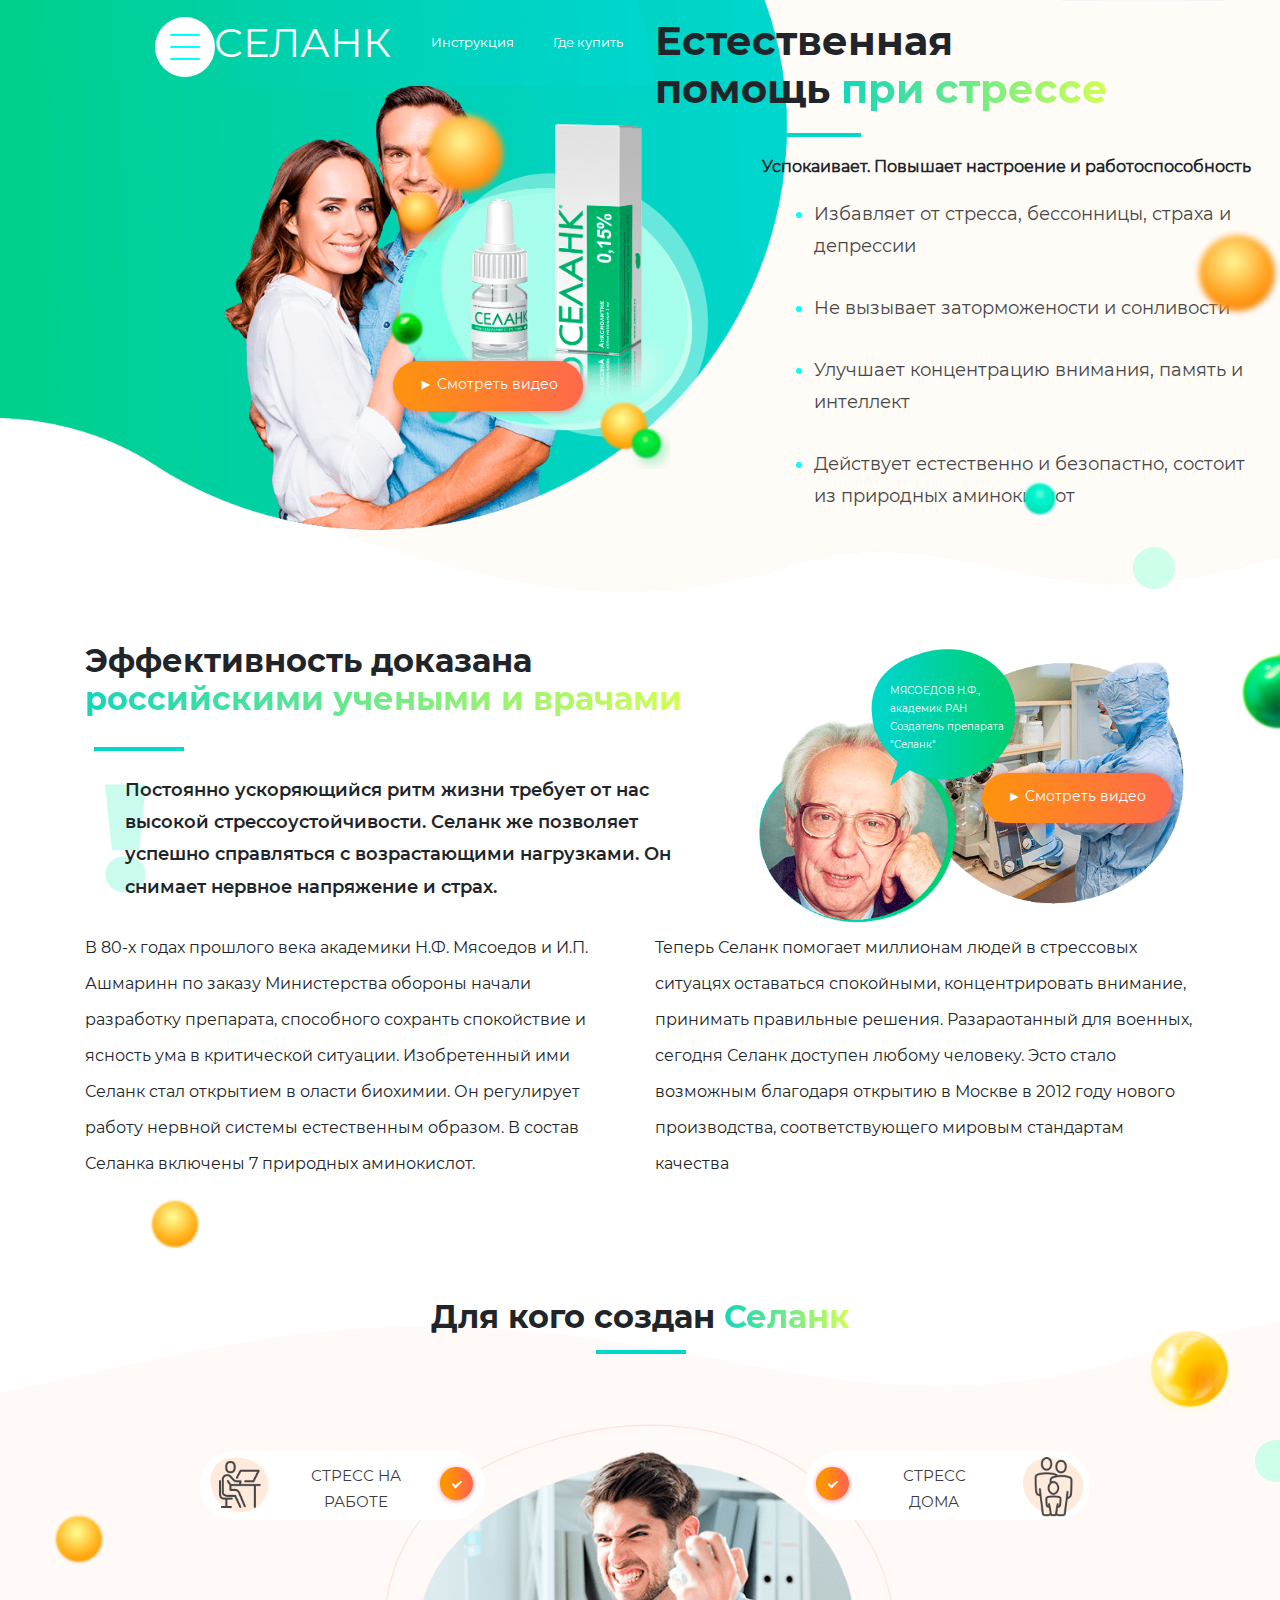
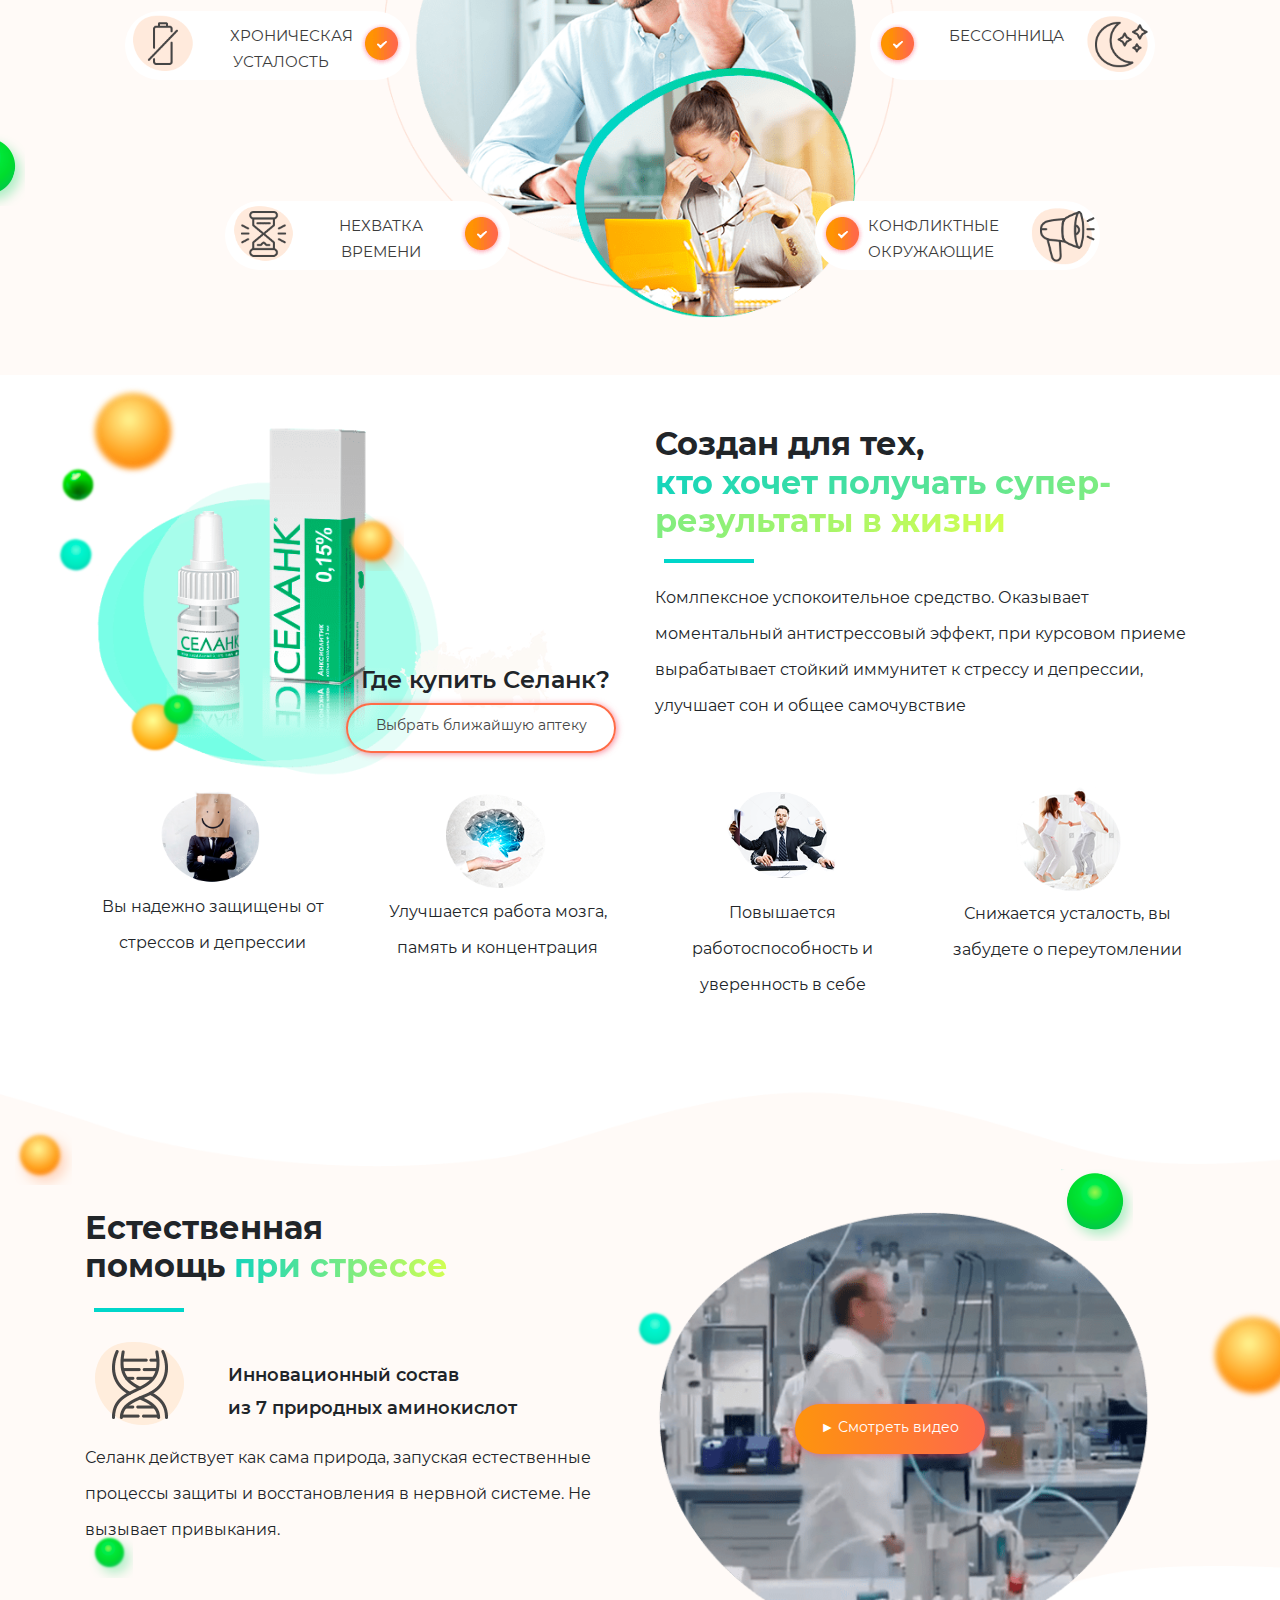
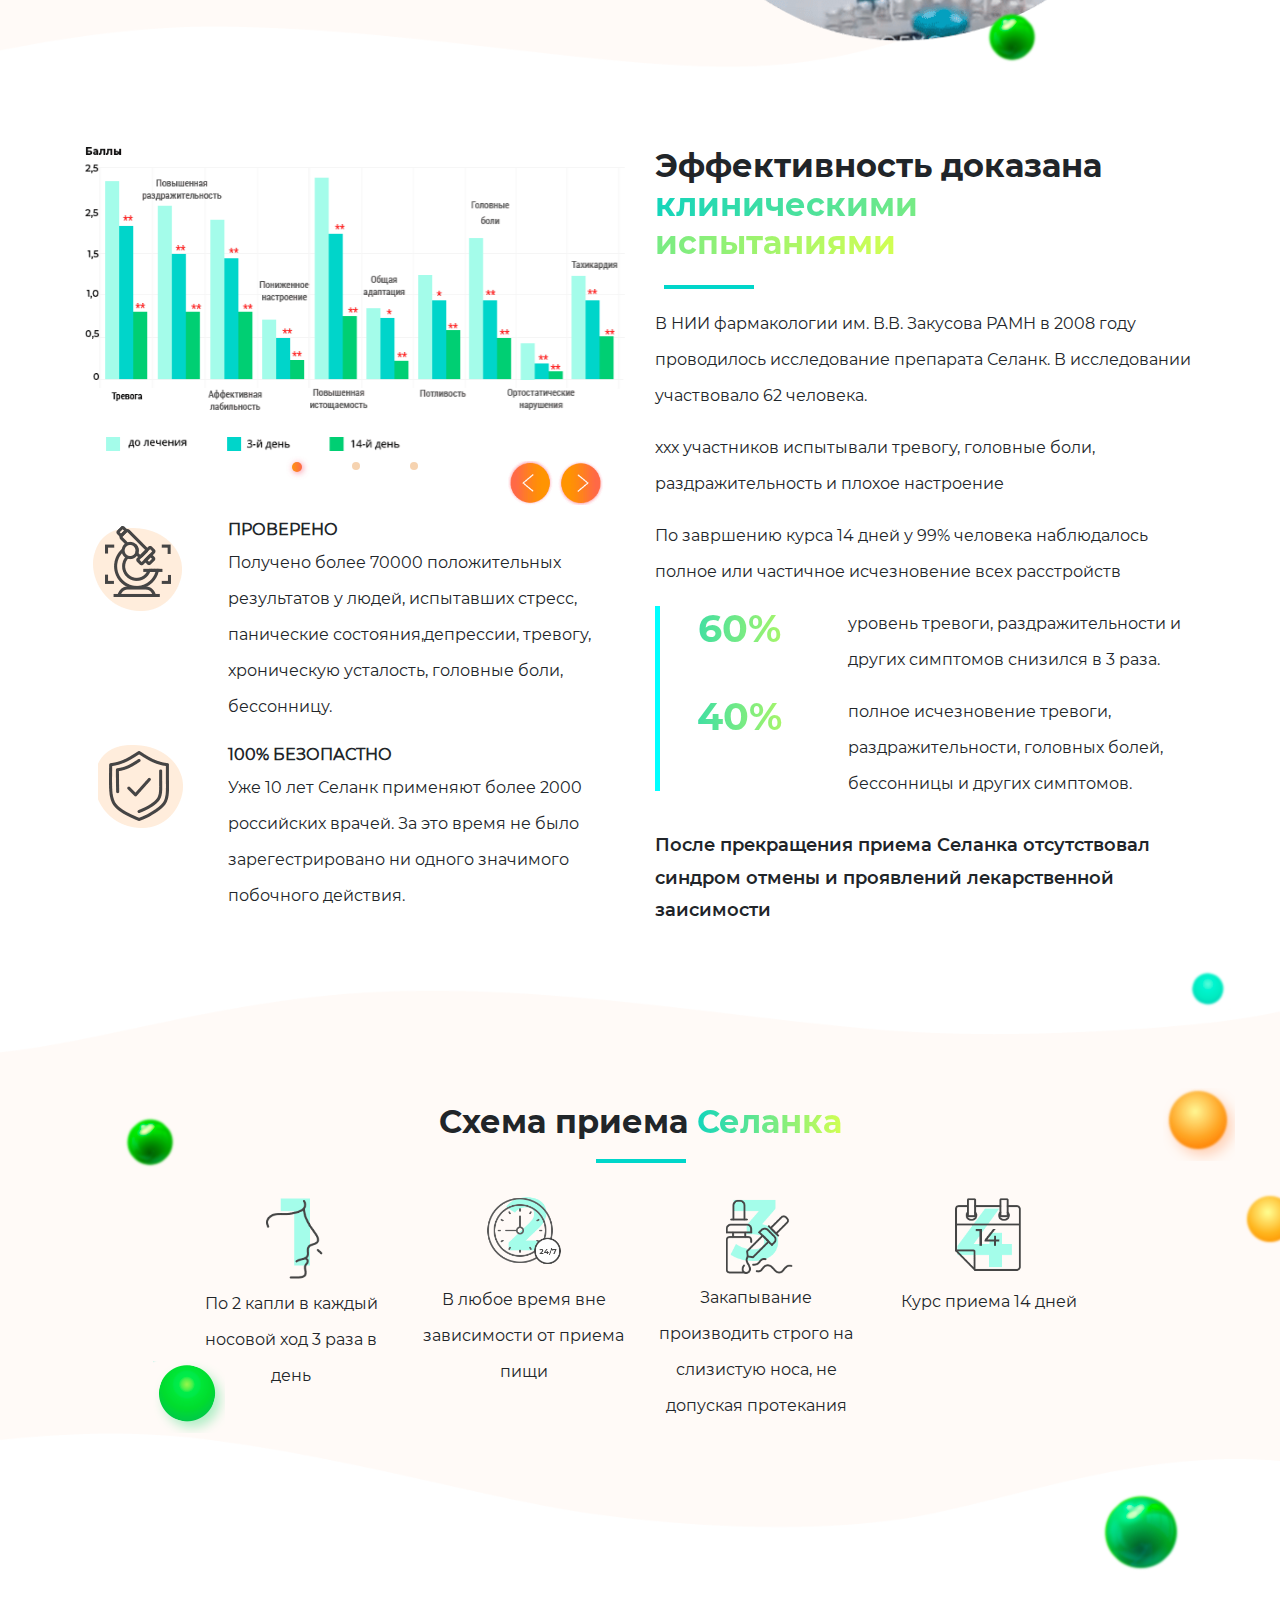
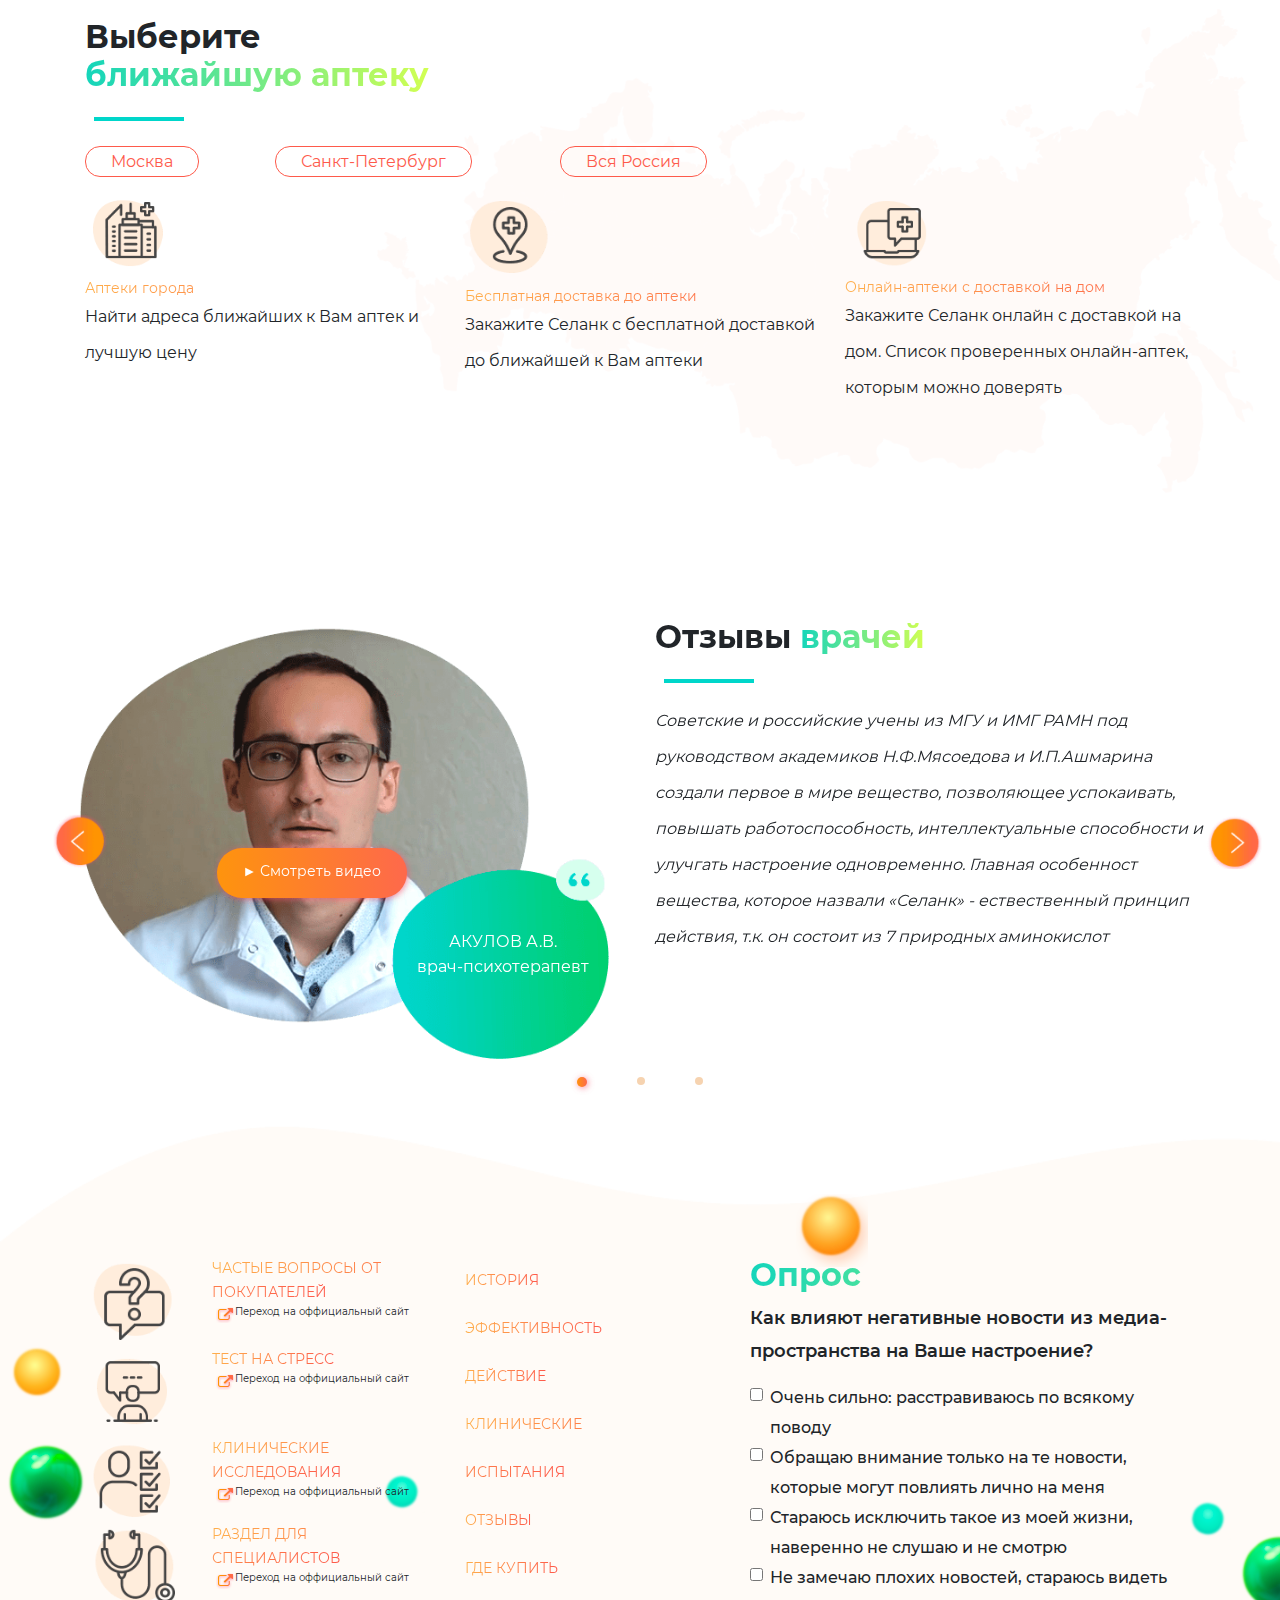
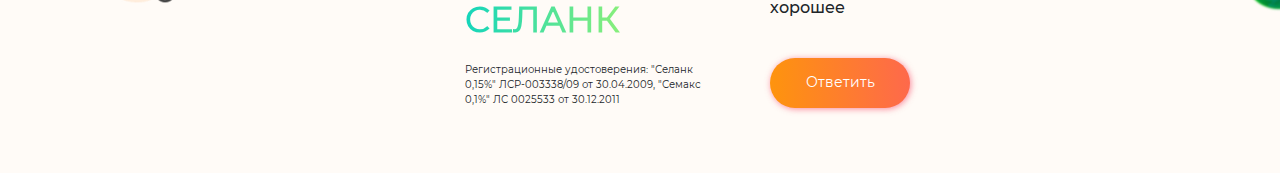
<file: ind.html>
<!DOCTYPE html>
<html lang="ru">
<head>
  <title>Селанк</title>
<meta charset="utf-8">
<meta name="viewport" content="width=device-width, initial-scale=1, shrink-to-fit=no">
<!-- Bootstrap CSS -->
<link rel="stylesheet" href="css/bootstrap.min.css" >

<link rel="stylesheet" type="text/css" href="css/bootstrap-grid.min.css">
<link rel="stylesheet" type="text/css" href="css/bootstrap-reboot.min.css">
<link rel="stylesheet" type="text/css" href="css/style1-ie.css">
<link rel="stylesheet" type="text/css" href="css/styles1.css">
<style type="text/css">
  body {font-family: "Montserrat";}
    
   h1, h2 {font-family: "Montserrat-bold";}

    }
</style>

</head>
<body>
<article class="block_green">
<div class="container-fluid">

    <div class="row">
        <div class="col-lg-6 col-xl-6  ">
    
     <nav class="navbar navbar-light bg-transparent header-menu">
        <button class="navbar-toggler" type="button" data-toggle="collapse" data-target="#navbar" aria-controls="navbar" aria-expanded="false" aria-label="Toggle navigation">
            <div id="menuToggle">
                <input type="checkbox" />
                <span id="span1"></span>
                <span id="span2"></span>
                <span id="span3"></span>
            </div>
        </button>
        <a class="navbar-brand text-white" href="#"><span class="brand-white text-white">СЕЛАНК</span></a>
        <a class="navbar-brand text-white" href="#" style="font-size: 13px;">Инструкция</a>
        <a class="navbar-brand text-white" href="#"  style="font-size: 13px;">Где купить</a>
        <div class="collapse navbar-collapse nav-green" id="navbar">
            <ul class="navbar-nav">
                <li class="nav-item">
                    <a class="nav-link" href="#link-1">ИНСТРУКЦИЯ</a>
                </li>
                <li class="nav-item">
                    <a class="nav-link" href="#link-2">ГДЕ КУПИТЬ</a>
                </li>
                <li class="nav-item">
                    <a class="nav-link" href="#link-3">История</a>
                </li>
                <li class="nav-item">
                    <a class="nav-link" href="#link-4">Эффективность</a>
                </li>
                <li class="nav-item">
                    <a class="nav-link" href="#link-5">Действие</a>
                </li>
                <li class="nav-item">
                    <a class="nav-link" href="#link-5">Клинические испытания</a>
                </li>
                <li class="nav-item">
                    <a class="nav-link" href="#link-5">Отзывы</a>
                </li>
            </ul>
        </div>
        </nav>
        
       
      </div>
     
    <div class="col-lg-6 col-xl-6 ">
        
        <h1 ><strong>Естественная <br> помощь <span class="text_gradient">при стрессе</span></strong></h1>
        </div>
    <div class="col-lg-7 col-xl-7  ">
         <div class="row ">
        <div class="col-lg-6 col-xl-6"></div>
        <div class="col-lg-6 col-xl-6 col-md-12">
             <!-- ====ЗДЕСЬ  ШАРИКИ!==== -->
            <img class="circle_1 paral" src="img/paral1.png">
            <img class="circle_2 paral" src="img/paral5.png">
            <img class="circle_3 paral" src="img/paral14.png">
            <img class="circle_4 paral" src="img/paral12.png">
            <img class="img-fluid img-product product-after" src="img/selac.png">
            
            <a href="#" class="button-play but1">&#9658; Смотреть видео</a>
            <!--=== ШАРИКИ ===-->
            <img class="circle_5 paral" src="img/paral4.png">
            <img class="circle_6 paral" src="img/paral11.png">
            
        </div>
        </div>
    </div>
    <div class="col-lg-5 col-xl-5  ">
      <img src="img/line.png" style="margin-bottom: 9px; margin-top: 7px;">
      
            <p class="txt">Успокаивает. Повышает настроение и работоспособность</p>
        <ul class="ul-head">
          <li> <span class="ul-blue"> Избавляет от стресса, бессонницы, страха и депрессии</span> </li>
          <li> <span class="ul-blue"> Не вызывает заторможености и сонливости</span></li>
          <li> <span class="ul-blue"> Улучшает концентрацию внимания, память и интеллект</span></li>
          <li> <span class="ul-blue"> Действует естественно и безопастно, состоит из природных аминокислот </span></li>
        </ul>

      <!-- ====ЗДЕСЬ ТОЖЕ ШАРИКИ!==== -->
            <img class="circle_13 paral" src="img/paral1.png">
            <img class="circle_14 paral" src="img/paral2.png">
            <img class="circle_15 paral" src="img/paral14.png">
    </div>  

</div>

</div>
</article>
<section class="header">
<div class="container-fluid">   
<div class="row">
<div class="col-md-12 col-sm-12 d-lg-none d-xl-none ">
    <nav class="navbar navbar-light bg-transparent header-menu">
        <button class="navbar-toggler " type="button" data-toggle="collapse" data-target="#navbar" aria-controls="navbar" aria-expanded="false" aria-label="Toggle navigation">
            <div id="menuToggle">
                <input type="checkbox" />
                <span id="span1"></span>
                <span id="span2"></span>
                <span id="span3"></span>
            </div>
        </button>
        <a class="navbar-brand text-white" href="#"><span class="brand-white text-white">СЕЛАНК</span></a>
        <div class="collapse navbar-collapse " id="navbar">
            <ul class="navbar-nav text-center">
                <li class="nav-item">
                    <a class="nav-link" href="#link-1">ИНСТРУКЦИЯ</a>
                </li>
                <li class="nav-item">
                    <a class="nav-link" href="#link-2">ГДЕ КУПИТЬ</a>
                </li>
                <li class="nav-item">
                    <a class="nav-link" href="#link-3">История</a>
                </li>
                <li class="nav-item">
                    <a class="nav-link" href="#link-4">Эффективность</a>
                </li>
                <li class="nav-item">
                    <a class="nav-link" href="#link-5">Действие</a>
                </li>
                <li class="nav-item">
                    <a class="nav-link" href="#link-5">Клинические испытания</a>
                </li>
                <li class="nav-item">
                    <a class="nav-link" href="#link-5">Отзывы</a>
                </li>
            </ul>
        </div>
        </nav>
</div>

</div>
<div class="row">
    <div class="col-md-5 col-sm-4 col-5 d-lg-none d-xl-none ">
<div class="kartinki">
    <div class="good"></div>
    <div class="bad"></div>
    </div>
    </div>
    <div class="col-md-6 col-sm-8 col-7 d-lg-none d-xl-none ">
        <img src="img/selac.png" class="img-fluid">
    </div>
</div>

<div class="row">
    <div class="col-md-12 col-sm-12 d-lg-none d-xl-none">
        <h1 ><strong>Естественная <br> помощь <span class="text_gradient">при стрессе</span></strong></h1>
        <img src="img/line.png" style="margin-bottom: 9px; margin-top: 7px;">
        
            <p class="txt">Успокаивает. Повышает настроение и работоспособность</p>
            <ul class="ul-head">
                <li> <span class="ul-blue"> Избавляет от стресса, бессонницы, страха и депрессии</span> </li>
                <li> <span class="ul-blue"> Не вызывает заторможености и сонливости</span></li>
                <li> <span class="ul-blue"> Улучшает концентрацию внимания, память и интеллект</span></li>
                <li> <span class="ul-blue"> Действует естественно и безопастно, состоит из природных аминокислот </span></li>
            </ul>

        <!-- ====ЗДЕСЬ ТОЖЕ ШАРИКИ!==== -->
            <img class="circle_13 paral" src="img/paral1.png">
            <img class="circle_14 paral" src="img/paral2.png">
            <img class="circle_15 paral" src="img/paral14.png">
    </div>
</div>
</div>
</section>
<section class="block">
    <div class="container">
        <div class="row">
            
            <div class="col-lg-7 col-md-12 col-sm-12 col-12">
                <h2>Эффективность доказана <span class="text_gradient">российскими учеными и врачами</span></h2>
            
            <img src="img/line.png" style="margin-top: 15px; margin-bottom: 16px;">
            <p class="note bold">Постоянно ускоряющийся ритм жизни требует от нас высокой стрессоустойчивости. Селанк же позволяет успешно справляться с возрастающими нагрузками. Он снимает нервное напряжение и страх.</p>
        </div>
        <div class="col-lg-5 col-md-12 col-sm-12 col-12">
            <img src="img/myasoed.png" class="img-fluid">
            <p class="myasoed">МЯСОЕДОВ Н.Ф.,<br> академик РАН<br> Создатель препарата<br> "Селанк"</p>
            <a href="" class="button-play but2">&#9658; Смотреть видео</a>

               <!-- ==== И ЗДЕСЬ ТОЖЕ ШАРИКИ!==== -->
            <img class="circle_16 paral" src="img/paral6.png">
            <img class="circle_17 paral" src="img/paral9.png">


        </div>
        </div>
        <div class="row">
            
            <div class="col-lg-6 col-md-12 col-sm-12 col-12">
                <p class="textt">В 80-х годах прошлого века академики Н.Ф. Мясоедов и И.П. Ашмаринн по заказу Министерства обороны начали разработку препарата, способного сохранть спокойствие и ясность ума в критической ситуации. Изобретенный ими Селанк стал открытием в оласти биохимии. Он регулирует работу нервной системы естественным образом. В состав Селанка включены 7 природных аминокислот.</p>

               <!-- ==== ЗДЕСЬ ТОЖЕ ШАРИКИ!==== --> 
            <img class="circle_18 paral" src="img/paral4.png">
            <img class="circle_19 paral" src="img/paral5.png">


            </div>
            <div class="col-lg-6 col-md-12 col-sm-12 col-12">
                <p class="textt">Теперь Селанк помогает миллионам людей в стрессовых ситуацях оставаться спокойными, концентрировать внимание, принимать правильные решения. Разараотанный для военных, сегодня Селанк доступен любому человеку. Эсто стало возможным благодаря открытию в Москве в 2012 году нового производства, соответствующего мировым стандартам качества </p>
            </div>
        </div>
    </div>
</section>
<section class="block bg-2">
    <div class="container">
        <div class="row">
            <div class="col-md-12 text-center">
                <h2>Для кого создан <span class="text_gradient">Селанк</span> </h2>
            </div>
        </div>
        <div class="row">
            <div class="col-md-12 text-center">
                <img src="img/line.png" style="margin-bottom: 50px;">

<!-- ==== И ЗДЕСЬ ТОЖЕ ШАРИКИ!==== --> 
<img class="circle_20 paral" src="img/paral3.png">
            <img class="circle_21 paral" src="img/paral2.png">
            <img class="circle_22 paral" src="img/paral4.png">
            <img class="circle_23 paral" src="img/paral13.png">

            </div>

        </div>
    <div class="komu">
       <div class="row">
        <div class="col-xl-3 col-lg-3">
          <div class="komu1 komu-selank">
             <div class="row">
                 <div class="col-lg-4">
                     <img src="img/komu1.png" class="img-fluid">
                 </div>
                 <div class="col-lg-5">
                     <p class="komu-txt">стресс на работе</p>
                 </div>
                 <div class="col-lg-2">
                     <img src="img/circle.png" style="margin-top: 13px;">
                 </div> 
             </div>   
            </div>
            <div class="komu2 komu-selank">
             <div class="row">
                 <div class="col-lg-4">
                     <img src="img/komu2.png" class="img-fluid">
                 </div>
                 <div class="col-lg-5">
                     <p class="komu-txt">хроническая усталость</p>
                 </div>
                 <div class="col-lg-3">
                     <img src="img/circle.png" style="margin-top: 13px;">
                 </div> 
             </div>   
            </div>
            <div class="komu3 komu-selank">
             <div class="row">
                 <div class="col-lg-4">
                     <img src="img/komu3.png" class="img-fluid">
                 </div>
                 <div class="col-lg-5">
                     <p class="komu-txt">нехватка времени</p>
                 </div>
                 <div class="col-lg-3">
                     <img src="img/circle.png" style="margin-top: 13px;">
                 </div> 
             </div>   
            </div>
        </div>
        <div class="col-xl-6 col-lg-6 ">
            <img src="img/komu-foto.png" class="img-fluid boroda-sm">
        </div>
        <div class="col-xl-3 col-lg-3 ">
            <div class="komu4 komu-selank">
             <div class="row">
                <div class="col-lg-3">
                     <img src="img/circle.png" style="margin-top: 13px;margin-left: 7px;">
                 </div> 
                 
                 <div class="col-lg-5">
                     <p class="komu-txt">стресс дома</p>
                 </div>
                 <div class="col-lg-4">
                     <img src="img/komu4.png" class="img-fluid">
                 </div>
             </div>   
            </div>
            <div class="komu5 komu-selank">
             <div class="row">
                <div class="col-lg-3">
                     <img src="img/circle.png" style="margin-top: 13px;margin-left: 7px;">
                 </div> 
                 
                 <div class="col-lg-5">
                     <p class="komu-txt">бессонница</p>
                 </div>
                 <div class="col-lg-4">
                     <img src="img/komu5.png" class="img-fluid">
                 </div>
             </div>   
            </div>
            <div class="komu6 komu-selank">
             <div class="row">
                <div class="col-lg-2">
                     <img src="img/circle.png" style="margin-top: 13px;margin-left: 7px;">
                 </div> 
                 
                 <div class="col-lg-6">
                     <p class="komu-txt">конфликтные окружающие</p>
                 </div>
                 <div class="col-lg-4">
                     <img src="img/komu6.png" class="img-fluid">
                 </div>
             </div>   
            </div>
        </div>
        
       </div> 
    </div>

        <div class="row">
        <div class="col-12 col-sm-12 col-md-12 d-lg-none d-xl-none">
            
                <img src="img/komu-foto.png" class="img-fluid boroda-sm">
                <div class="komu-sm">
                <div class="row">
                
               <div class="col-4">
                <img src="img/komu1.png" class="img-fluid">
                </div>
                <div class="col-8">
                <p class="komu-txt-sm">стресс на работе</p>
                </div> 
                    
                </div>
                <div class="row">
               <div class="col-4">
                <img src="img/komu2.png" class="img-fluid">
                </div>
                <div class="col-8">
                <p class="komu-txt-sm">хроническая усталость</p>
                </div> 
                </div>
                <div class="row">
               <div class="col-4">
                <img src="img/komu3.png" class="img-fluid">
                </div>
                <div class="col-8">
                <p class="komu-txt-sm">нехватка времени</p>
                </div> 
                </div>
                <div class="row">
               <div class="col-4">
                <img src="img/komu4.png" class="img-fluid">
                </div>
                <div class="col-8">
                <p class="komu-txt-sm">стресс дома</p>
                </div> 
                </div>
                <div class="row">
               <div class="col-4">
                <img src="img/komu5.png" class="img-fluid">
                </div>
                <div class="col-8">
                <p class="komu-txt-sm">бессонница</p>
                </div> 
                </div>
                <div class="row">
               <div class="col-4">
                <img src="img/komu6.png" class="img-fluid">
                </div>
                <div class="col-8">
                <p class="komu-txt-sm">конфликтные окружающие</p>
                </div> 
                </div>
                </div>
        </div>
        </div>
    </div>
</section>
<section class="block">
    <div class="container">
        <div class="row">

            <!-- ====ЗДЕСЬ ТОЖЕ ЕСТЬ ШАРИКИ!==== -->
            <div class="col-lg-6 col-md-12 col-sm-12 ">
            
                <img class="circle_7 paral" src="img/paral1.png">
                <img class="circle_8 paral" src="img/paral5.png">
                <img class="circle_9 paral" src="img/paral14.png">
                <img class="circle_10 paral" src="img/paral12.png"> 
                <img class="circle_11 paral" src="img/paral4.png">
                <img class="circle_12 paral" src="img/paral11.png">
              <img class="img-fluid img-product" src="img/selac.png" >
            <div class="where">
            <p class="txt txt_where">Где купить Селанк?</p>
            <a href="#" class="button-where but3">Выбрать ближайшую аптеку</a>
              </div>
            
            </div>
            
            <div class="col-lg-6 col-md-12 col-sm-12 ">
                <h2>Создан для тех, <br><span class="text_gradient">кто хочет получать супер-результаты в жизни</span> </h2>
                <img src="img/line.png" style="margin-bottom: 10px; margin-top: 5px;">
                <p class="textt">Комлпексное успокоительное средство. Оказывает моментальный антистрессовый эффект, при курсовом приеме вырабатывает стойкий иммунитет к стрессу и депрессии, улучшает сон и общее самочувствие</p>
            </div>
        </div>
    <div class="super">
        <div class="row">
         
            <div class="col-md-3 text-center">
                <img src="img/super1.png" class="img-super">
                <p class="textt">Вы надежно защищены от стрессов и депрессии</p>
            </div>
            <div class="col-md-3 text-center">
                <img src="img/super2.png" class="img-super">
                <p class="textt">Улучшается работа мозга, память и концентрация</p>
            </div>
            <div class="col-md-3 text-center">
                <img src="img/super3.png" class="img-super" style="margin-bottom: 16px; ">
                <p class="textt">Повышается работоспособность и уверенность в себе</p>
            </div>
            <div class="col-md-3 text-center">
                <img src="img/super4.png" class="img-super">
                <p class="textt">Снижается усталость, вы забудете о переутомлении</p>
            </div>
         
        </div> 
    </div>
    </div>
</section>
<section class="block bg-3">
  <div class="container">
    <div class="row">
            
      <div class="col-lg-6 col-md-12 col-sm-12">

<!-- ==== ЗДЕСЬ ШАРИКИ!==== --> 
            <img class="circle_24 paral" src="img/paral12.png">
            <img class="circle_25 paral" src="img/paral14.png">
            <img class="circle_26 paral" src="img/paral11.png">


        <h2>Естественная <br>помощь <span class="text_gradient">при стрессе</span> </h2>
        <img src="img/line.png" style="margin-bottom: 15px; margin-top: 10px;">
        <div class="row">
          <div class="col-md-3 text-center">
            <img src="img/icon1.png">
          </div>
          <div class="col-md-7">
            <p class="bold" style="margin-top: 25px;">Инновационный состав <br> из 7 природных аминокислот</p>
          </div>
        </div>
        <p class="textt">Селанк действует как сама природа, запуская естественные процессы защиты и восстановления в нервной системе. Не вызывает привыкания.</p>
      </div>
      <div class="col-lg-6 col-md-12 col-sm-12">

<!-- ==== ЗДЕСЬ еще ШАРИКИ!==== -->
            <img class="circle_27 paral" src="img/paral13.png">
            <img class="circle_28 paral" src="img/paral1.png">
            <img class="circle_29 paral" src="img/paral8.png">


        <img src="img/video1.png" class="img-fluid img-vid">
          <a href="#" class="button-play but4">&#9658; Смотреть видео</a>
        
      </div>
    </div>
  </div>
</section>
<section class="block">
  <div class="container">
    <div class="row">
       
    <div class="col-lg-6 col-md-12 col-sm-12">
    <div id="carousel" class="carousel slide d-inline-block slider1" data-ride="carousel">
        <!-- Индикаторы -->
        <ol class="carousel-indicators">
            <li data-target="#carousel" data-slide-to="0" class="active"></li>
            <li data-target="#carousel" data-slide-to="1"></li>
            <li data-target="#carousel" data-slide-to="2"></li>
        </ol>
        <div class="carousel-inner">
            <div class="carousel-item active">
                <img class="img-fluid" src="img/dia.png" alt="...">
            </div>
            <div class="carousel-item ">
                <img class="img-fluid" src="img/dia.png" alt="...">
            </div>
            <div class="carousel-item ">
                <img class="img-fluid" src="img/dia.png" alt="...">
            </div>
            
        </div>
        <!-- Элементы управления -->
        <a class="carousel-control-prev" href="#carousel" role="button" data-slide="prev">
            <span class="" aria-hidden="true"><img src="img/arrow1.png" style="max-width: 50px;"></span>
            <span class="sr-only">Предыдущий</span>
        </a>
        <a class="carousel-control-next" href="#carousel" role="button" data-slide="next">
            <span class="" aria-hidden="true"><img src="img/arrow.png" style="max-width: 50px;"></span>
            <span class="sr-only">Следующий</span>
        </a>
    </div>

  
    
    <div class="row">
      <div class="col-lg-3 col-sm-12 text-center">
        <img src="img/icon2.png" class="img-fluid">
      </div>
      <div class="col-md-9">
        <p class="txt text-uppercase " style="margin-bottom: 0;">Проверено</p>
        <p class="textt">Получено более 70000 положительных результатов у людей, испытавших стресс, панические состояния,депрессии, тревогу, хроническую усталость, головные боли, бессонницу.</p>
      </div>
    </div>
    <div class="row">
      <div class="col-lg-3 col-sm-12 text-center">
        <img src="img/icon3.png" class="img-fluid">
      </div>
      <div class="col-md-9">
        <p class="txt text-uppercase" style="margin-bottom: 0;">100% безопастно</p>
        <p class="textt">Уже 10 лет Селанк применяют более 2000 российских врачей. За это время не было зарегестрировано ни одного значимого побочного действия. </p>
      </div>
    </div>
    
    </div>
    <div class="col-lg-6 col-md-12 col-sm-12">
      <h2>Эффективность доказана <span class="text_gradient"> клиническими <br>испытаниями</span></h2>
      <img src="img/line.png" style="margin-bottom: 10px; margin-top: 10px;">
      <p class="textt">В НИИ фармакологии им. В.В. Закусова РАМН в 2008 году проводилось исследование препарата Селанк. В исследовании участвовало 62 человека. </p>
      <p class="textt">ххх участников испытывали тревогу, головные боли, раздражительность и плохое настроение </p>
      <p class="textt">По завршению курса 14 дней у 99% человека наблюдалось полное или частичное исчезновение всех расстройств</p>
      <div class="statistic">
      <div class="row">
             <div class="col-sm-4 col-3 text-center">
              <h2 class="text_gradient" >60%</h2>
             </div>
             <div class="col-sm-8 col-9">
      <p  class="textt">уровень тревоги, раздражительности и других симптомов снизился в 3 раза.</p>
        </div>
      </div>
      <div class="row">
      <div class="col-sm-4 col-3 text-center">
        <h2 class="text_gradient " >40%</h2>
      </div>
             <div class="col-sm-8 col-9">
      <p class="textt">полное исчезновение тревоги, раздражительности, головных болей, бессонницы и других симптомов.</p>
              </div>
      </div>
        </div>
            <p class="bold">После прекращения приема Селанка отсутствовал синдром отмены и проявлений лекарственной заисимости</p>
    </div>
    </div>
  </div>
</section>
<section class="block bg-4">
  <div class="container">
    <div class="row">
      <div class="col-md-12 text-center">

                <!-- ==== ЗДЕСЬ ШАРИКИ!==== --> 
            <img class="circle_30 paral" src="img/paral14.png">
            <img class="circle_31 paral" src="img/paral9.png">
            <img class="circle_32 paral" src="img/paral10.png">
            <img class="circle_33 paral" src="img/paral4.png">


      <h2>Схема приема <span class="text_gradient"> Селанка</span></h2>
      <img src="img/line.png" style="margin-bottom: 23px; margin-top: 5px;">
      </div>
    </div>
       <div class="shema">
    <div class="row">
      <div class="col-lg-3 col-md-6 col-sm-12 text-center">

<!-- ==== ЗДЕСЬ опять ШАРИКИ!==== --> 
<img class="circle_34 paral" src="img/paral13.png">
<img class="circle_35 paral" src="img/paral8.png">

        <img src="img/img1.png" class="img-fluid img-priem">
        <p class="textt">По 2 капли в каждый носовой ход 3 раза в день</p>
      </div>
      <div class="col-lg-3 col-md-6 col-sm-12 text-center">
        <img src="img/img2.png" class="img-fluid img-priem" style="margin-bottom: 13px;">
        <p class="textt">В любое время вне зависимости от приема пищи</p>
      </div>
      <div class="col-lg-3 col-md-6 col-sm-12 text-center">
        <img src="img/img3.png" class="img-fluid img-priem">
        <p class="textt">Закапывание производить строго на слизистую носа, не допуская протекания</p>
      </div>
      <div class="col-lg-3 col-md-6 col-sm-12 text-center">
        <img src="img/img4.png" class="img-fluid img-priem">
        <p class="textt">Курс приема 14 дней</p>
      </div>
    </div>
        </div>
  </div>
</section>
<section class="block bg-5">
  <div class="container">
    <div class="row">
      <div class="col-lg-6 col-md-12">
        <h2>Выберите <br><span class="text_gradient"> ближайшую аптеку</span></h2>
        <img src="img/line.png" style="margin-bottom: 22px; margin-top: 10px;">
      </div>
    </div>
        <div class="apteki">
    <div class="row">
      <div class="col-lg-2 col-md-12 col-sm-12">
        <a href="#" class="button_transp" style="max-width: 241px; width: 100%">Москва</a>
      </div>
      <div class="col-lg-3 col-md-12 col-sm-12">
        <a href="#" class="button_transp" style="max-width: 311px; width: 100%">Санкт-Петербург</a>
      </div>
      <div class="col-lg-3 col-md-12 col-sm-12">
        <a href="#" class="button_transp" style="max-width: 241px; width: 100%">Вся Россия</a>
      </div>
    </div>
         </div>
    <div class="row">
      <div class="col-lg-4 col-md-12 col-sm-12">
        <img src="img/icon4.png" class="img-fluid img-apteki">
        <a href="#" class="links" style="display: block;">Аптеки города</a>
        <p class="textt">Найти адреса ближайших к Вам аптек и лучшую цену</p>
      </div>
      <div class="col-lg-4 col-md-12 col-sm-12">
        <img src="img/icon5.png" class="img-fluid img-apteki">
        <a href="#" class="links" style="display: block;">Бесплатная доставка до аптеки</a>
        <p class="textt">Закажите Селанк с бесплатной доставкой до ближайшей к Вам аптеки</p>
      </div>
      <div class="col-lg-4 col-md-12 col-sm-12">
        <img src="img/icon6.png" class="img-fluid img-apteki">
        <a href="#" class="links" style="display: block;">Онлайн-аптеки с доставкой на дом</a>
        <p class="textt">Закажите Селанк онлайн с доставкой на дом. Список проверенных онлайн-аптек, которым можно доверять</p>
      </div>
    </div>
  </div>
</section>
<section class="block">
  <div class="container">
    <div class="row">
      <div id="carousel1" class="carousel slide d-inline-block slider2" data-ride="carousel1">
        <!-- Индикаторы -->
        <ol class="carousel-indicators">
            <li data-target="#carousel1" data-slide-to="0" class="active"></li>
            <li data-target="#carousel1" data-slide-to="1"></li>
            <li data-target="#carousel1" data-slide-to="2"></li>
        </ol>
        <div class="carousel-inner">
            <div class="carousel-item active">
              <div class="row">
                <div class="col-lg-6 col-md-12 col-sm-12">
                       <img src="img/aculov.png" class="img-fluid img-akulov">
                  <a href="#" class="button-play but5">&#9658; Смотреть видео</a>
            <p class="akulov">АКУЛОВ А.В. <br> врач-психотерапевт</p>
                </div>
                <div class="col-lg-6 col-md-12 col-sm-12">
                  <h2>Отзывы <span class="text_gradient"> врачей</span></h2>
                  <img src="img/line.png" style="margin-bottom: 13px; margin-top: 10px;">
                  <p class="font-italic textt">Советские и российские учены из МГУ и ИМГ РАМН под руководством академиков Н.Ф.Мясоедова и И.П.Ашмарина создали первое в мире вещество, позволяющее успокаивать, повышать работоспособность, интеллектуальные способности и улучгать настроение одновременно. Главная особенност вещества, которое назвали &laquo;Селанк&raquo; - ествественный принцип действия, т.к. он состоит из 7 природных аминокислот</p>
                </div>


                </div>
            </div>
            <div class="carousel-item">
                <div class="row">
                    <div class="col-lg-6 col-md-12 col-sm-12">
                       <img src="img/aculov.png" class="img-fluid img-akulov">
                        <a href="#" class="button-play  but5">&#9658; Смотреть видео</a>
                        <p class="akulov">АКУЛОВ А.В. <br> врач-психотерапевт</p>
                    </div>
                    <div class="col-lg-6 col-md-12 col-sm-12">
                        <h2>Отзывы <span class="text_gradient"> врачей</span></h2>
                        <img src="img/line.png" style="margin-bottom: 13px; margin-top: 10px;">
                        <p class="font-italic textt">Советские и российские учены из МГУ и ИМГ РАМН под руководством академиков Н.Ф.Мясоедова и И.П.Ашмарина создали первое в мире вещество, позволяющее успокаивать, повышать работоспособность, интеллектуальные способности и улучгать настроение одновременно. Главная особенност вещества, которое назвали &laquo;Селанк&raquo; - ествественный принцип действия, т.к. он состоит из 7 природных аминокислот</p>
                    </div>


                </div>
            </div>
            <div class="carousel-item">
                <div class="row">
                    <div class="col-lg-6 col-md-12 col-sm-12">
                       <img src="img/aculov.png" class="img-fluid img-akulov">
                        <a href="#" class="button-play  but5">&#9658; Смотреть видео</a>
                        <p class="akulov">АКУЛОВ А.В. <br> врач-психотерапевт</p>
                    </div>
                    <div class="col-lg-6 col-md-12 col-sm-12">
                        <h2>Отзывы <span class="text_gradient"> врачей</span></h2>
                        <img src="img/line.png" style="margin-bottom: 13px; margin-top: 10px;">
                        <p class="font-italic textt">Советские и российские учены из МГУ и ИМГ РАМН под руководством академиков Н.Ф.Мясоедова и И.П.Ашмарина создали первое в мире вещество, позволяющее успокаивать, повышать работоспособность, интеллектуальные способности и улучгать настроение одновременно. Главная особенност вещества, которое назвали &laquo;Селанк&raquo; - ествественный принцип действия, т.к. он состоит из 7 природных аминокислот</p>
                    </div>


                </div>
            </div>

            
        </div>
        <!-- Элементы управления -->
        <a class="carousel-control-prev" href="#carousel1" role="button" data-slide="prev">
            <span class="" aria-hidden="true"><img src="img/arrow1.png" style="max-width: 60px;"></span>
            <span class="sr-only">Предыдущий</span>
        </a>
        <a class="carousel-control-next" href="#carousel1" role="button" data-slide="next">
            <span class="" aria-hidden="true"><img src="img/arrow.png" style="max-width: 60px;"></span>
            <span class="sr-only">Следующий</span>
        </a>
    </div>
    </div>
  </div>
</section>
<section class="block footer">
  <div class="container">
    <div class="row">
      <div class="col-lg-4 col-md-12 col-sm-6">


<!-- ==== ПРАВИЛЬНО! опять ШАРИКИ!==== --> 
            <img class="circle_40 paral" src="img/paral14.png">
            <img class="circle_37 paral" src="img/paral9.png">
            <img class="circle_36 paral" src="img/paral10.png">
            <img class="circle_39 paral" src="img/paral4.png">

        <div class="row">
          <div class="col-md-4">
            <img src="img/icon7.png" class="img-fluid">
          </div>
          <div class="col-md-8">
            <p class="text-uppercase" style="margin-bottom: 0px;"><a href="#" class="links link-footer">частые вопросы от покупателей</a></p>
            <p class="transition">Переход на оффициальный сайт</p>
          </div>
        </div>
        <div class="row">
          <div class="col-md-4">
            <img src="img/icon8.png" class="img-fluid">
          </div>
          <div class="col-md-8">
            <p class="text-uppercase" style="margin-bottom: 0px;"><a href="#" class="links link-footer">тест на стресс</a></p>
            <p class="transition">Переход на оффициальный сайт</p>
          </div>
        </div>
        <div class="row">
          <div class="col-md-4">
            <img src="img/icon9.png" class="img-fluid">
          </div>
          <div class="col-md-8">
            <p class="text-uppercase" style="margin-bottom: 0px;"><a href="#" class="links link-footer">клинические исследования</a></p>
            <p class="transition">Переход на оффициальный сайт</p>
          </div>
        </div>
        <div class="row">
          <div class="col-md-4">
            <img src="img/icon10.png" class="img-fluid">
          </div>
          <div class="col-md-8">
            <p class="text-uppercase" style="margin-bottom: 0px;"><a href="#" class="links link-footer">раздел для специалистов</a></p>
            <p class="transition">Переход на оффициальный сайт</p>
          </div>
        </div>
      </div>
      <div class="col-lg-3 col-md-12 col-sm-6">
               <div class="footer-menu">
        <div class="row foot-m">
          <div class="col-sm-12">
            <a href="" class="links link-footer">ИСТОРИЯ</a>
          </div>
        </div>
        <div class="row foot-m">
          <div class="col-sm-12">
            <a href="" class="links link-footer">ЭФФЕКТИВНОСТЬ</a>
          </div>
        </div>
        <div class="row foot-m">
          <div class="col-sm-12">
            <a href="" class="links link-footer">ДЕЙСТВИЕ</a>
          </div>
        </div>
        <div class="row foot-m">
          <div class="col-sm-12">
            <a href="" class="links link-footer">КЛИНИЧЕСКИЕ ИСПЫТАНИЯ</a>
          </div>
        </div>
        <div class="row foot-m">
          <div class="col-sm-12">
            <a href="" class="links link-footer">ОТЗЫВЫ</a>
          </div>
        </div>
        <div class="row foot-m">
          <div class="col-sm-12">
            <a href="" class="links link-footer">ГДЕ КУПИТЬ</a>
          </div>
        </div>
        </div>
        <div class="row">
          <div class="col-sm-12">
            <p class="text-uppercase text_gradient brand">селанк</p>
            <p class="logo-footer">Регистрационные удостоверения: "Селанк 0,15%" ЛСР-003338/09 от 30.04.2009, "Семакс 0,1%" ЛС 0025533 от 30.12.2011</p>
          </div>
        </div>
      </div>
      <div class="col-lg-5 col-md-12 col-sm-12 ">
        <h2 class="text_gradient">Опрос</h2>


<!-- ==== здесь тоже ШАРИКИ!==== --> 
            <img class="circle_30 paral" src="img/paral14.png">
            <img class="circle_38 paral" src="img/paral9.png">
            
      
                <p class="bold">Как влияют негативные новости из медиа-пространства на Ваше настроение?</p>
                <form class="form-poll">
                    <div class="form-check">
                        <input type="checkbox" class="form-check-input" id="check1">
                        <label class="form-check-label text-poll" for="check1">Очень сильно: расстравиваюсь по всякому поводу</label>
                    </div>
                    <div class="form-check">
                        <input type="checkbox" class="form-check-input" id="check2">
                        <label class="form-check-label text-poll" for="check2">Обращаю внимание только на те новости, которые могут повлиять лично на меня</label>
                    </div>
                    <div class="form-check">
                        <input type="checkbox" class="form-check-input" id="check3">
                        <label class="form-check-label text-poll" for="check3">Стараюсь исключить такое из моей жизни, наверенно не слушаю и не смотрю</label>
                    </div>
                    <div class="form-check" style="margin-bottom: 35px;">
                        <input type="checkbox" class="form-check-input" id="check4">
                        <label class="form-check-label text-poll" for="check4">Не замечаю плохих новостей, стараюсь видеть хорошее</label>
                    </div>
                    <div class="form-check">
                        <input type="submit" class="button-play" id="" value="Ответить" style="border: none; width: 140px; padding-top: 0px;">
                        
                    
                </form>
      </div>
    </div>
  </div>
</section>






<script src="https://code.jquery.com/jquery-3.3.1.slim.min.js" ></script>
<script src="https://cdnjs.cloudflare.com/ajax/libs/popper.js/1.14.6/umd/popper.min.js" integrity="sha384-wHAiFfRlMFy6i5SRaxvfOCifBUQy1xHdJ/yoi7FRNXMRBu5WHdZYu1hA6ZOblgut" crossorigin="anonymous"></script>

<script src="js/bootstrap.min.js" ></script>


<!-- сменяет картинку в хэдэре-->
<script type="text/javascript"> 
    $(function(){
  var count = 0;
  setInterval(function() {
    if ( count == 0 ) $( 'article' ).removeClass( 'block_green2' );
    $( 'article' ).removeClass( 'block_green'+count );
    count++;
    $( 'article' ).addClass( 'block_green'+count );
    if ( count==2 ) count = 0;
  }, 2000);
});
</script>


<script type="text/javascript">
    function getStylesheetFiles($all, $ie) {
    $ua = $_SERVER["HTTP_USER_AGENT"];
    
    if (stripos($ua, "Edge") !== false || stripos($ua, "MSIE") !== false || stripos($ua, "Trident") !== false) {
        return $ie;
    }

    return $all;
}

function isIE10OrLess() {
    $ua = $_SERVER["HTTP_USER_AGENT"];

    if (stripos($ua, "MSIE") !== false || stripos($ua, "Trident") !== false) {
        preg_match_all("/rv:(\d+)/", $ua, $version, PREG_SET_ORDER);
        return $version[0][1] < 10;
    }
    return false;
}





//////
    $styles = getStylesheetFiles([
        "styles1.css",
        "style2.css"
    ], [
        "style1-ie.css",
        "style2-ie.css"
    ]);

    foreach ($styles as $style) {
?>
<link rel="stylesheet" href="<?=$style;?>" type="text/css" />
<?
    }
</script>




</body>
</html>
</file>
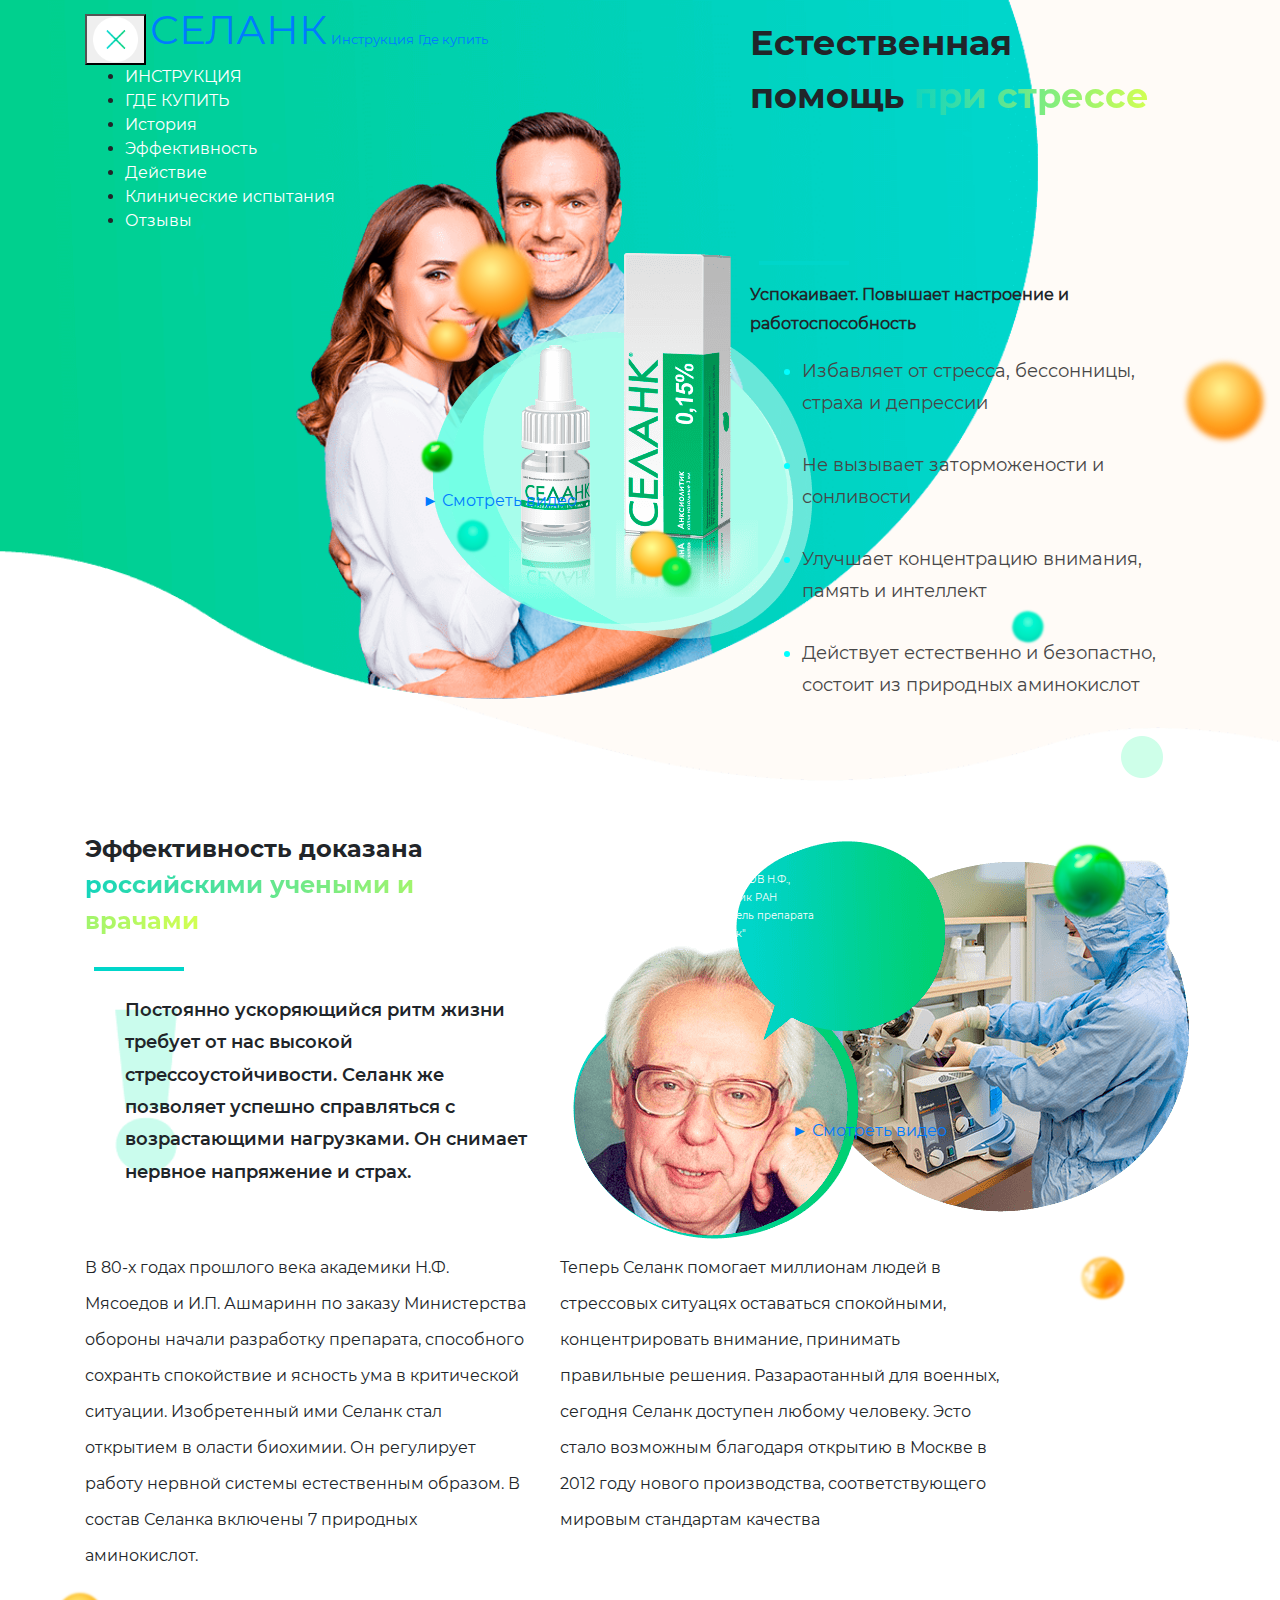
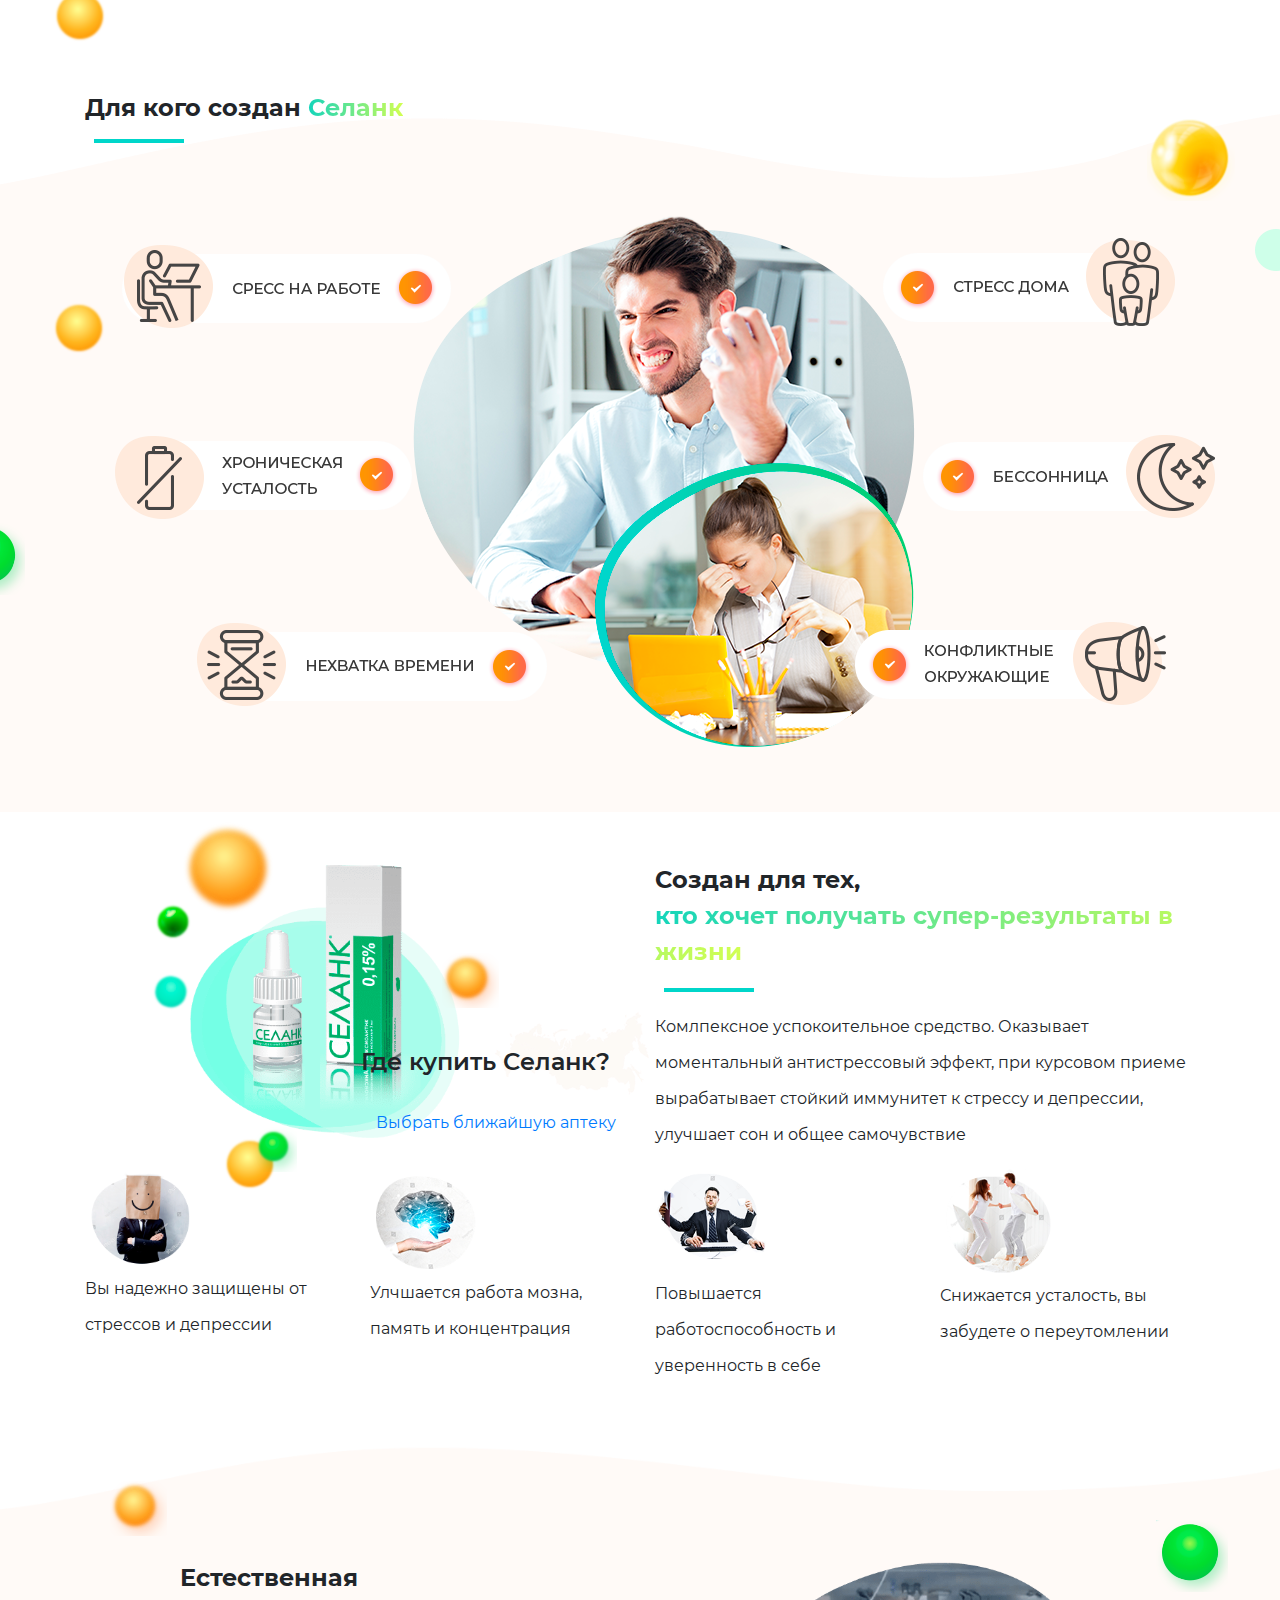
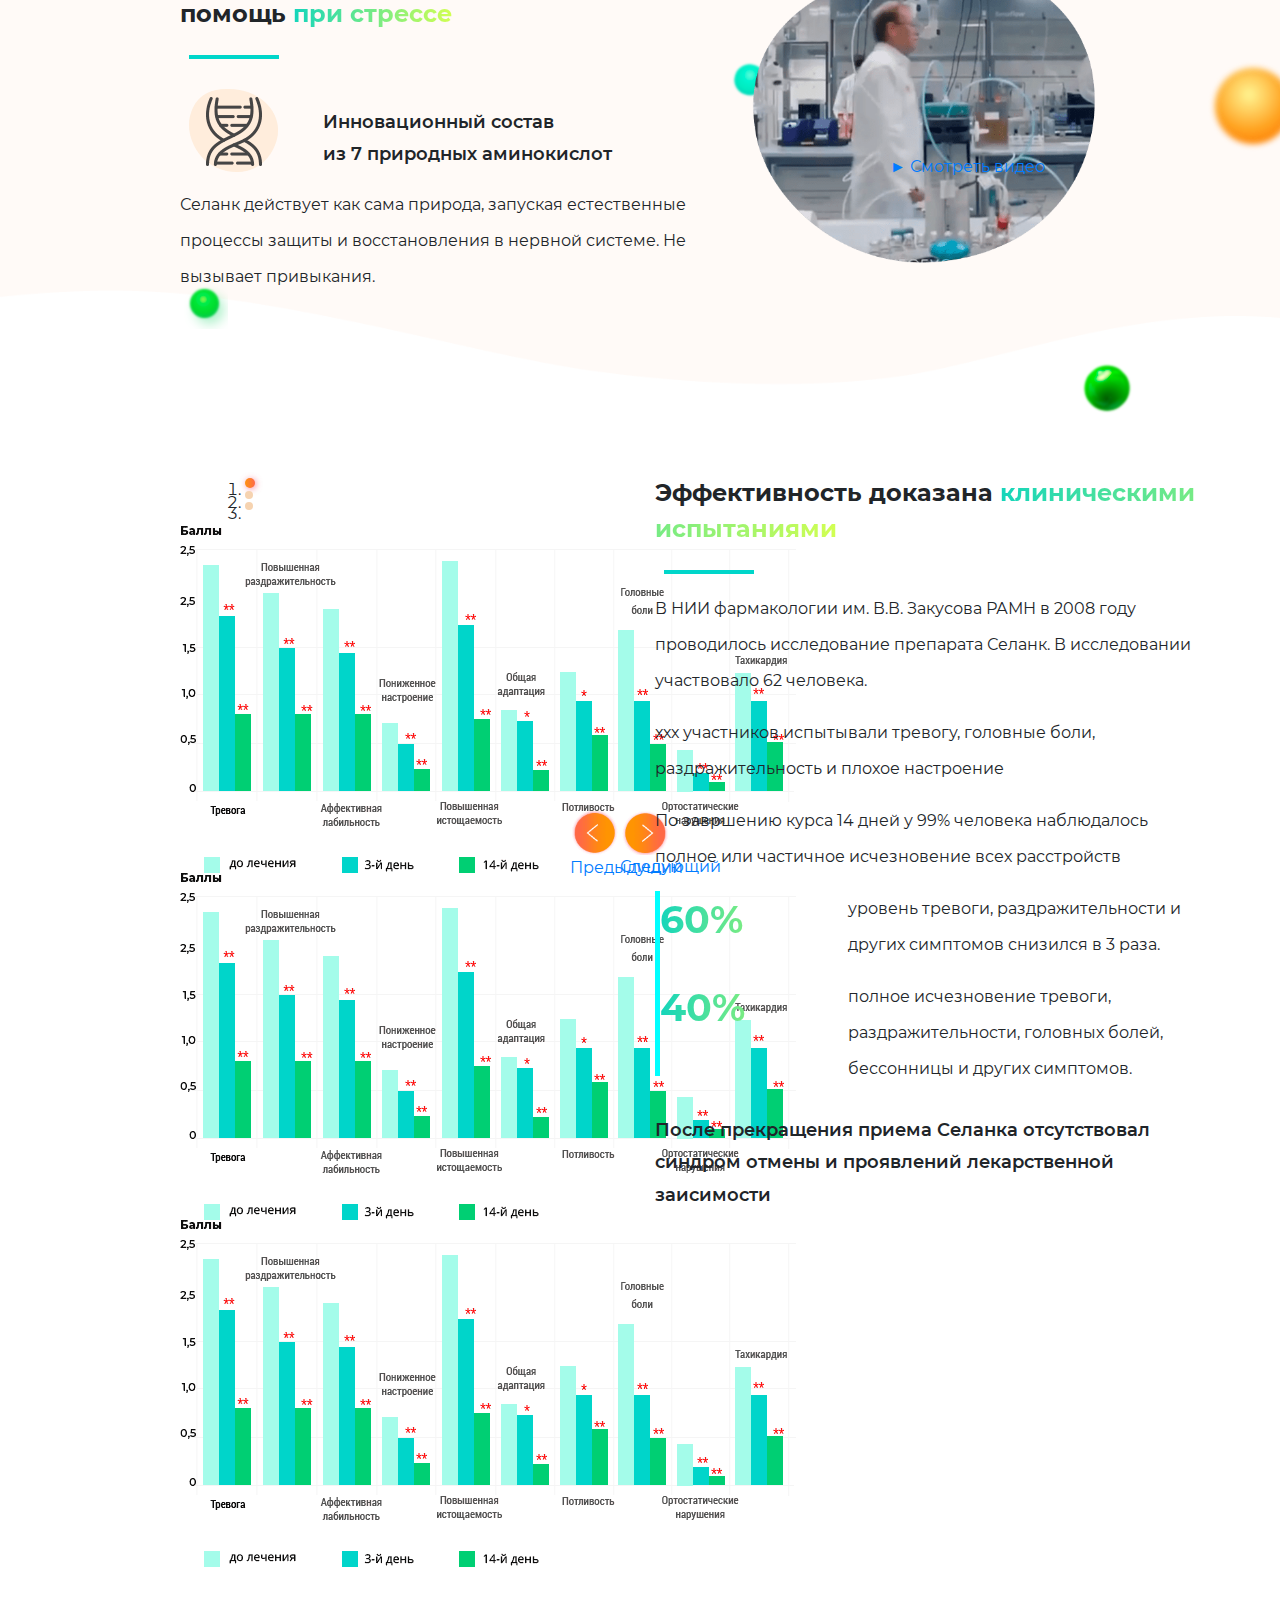
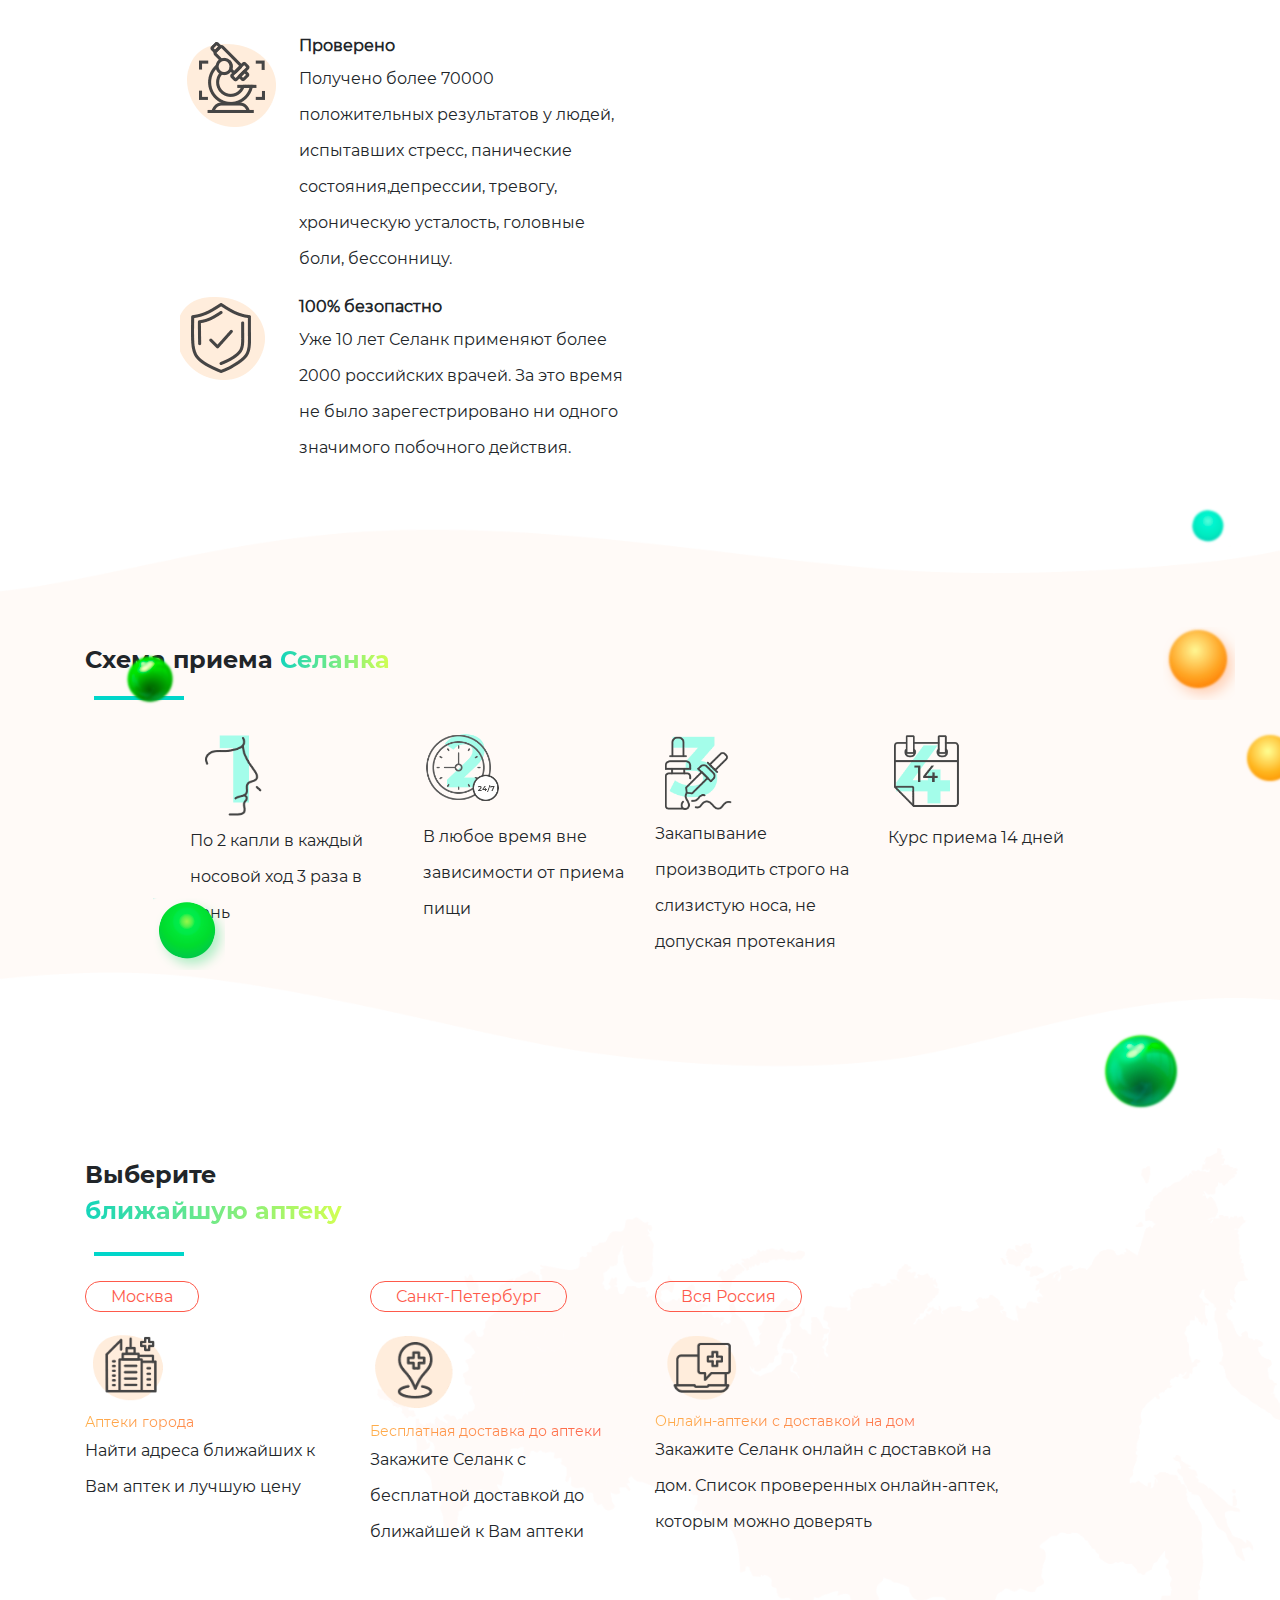
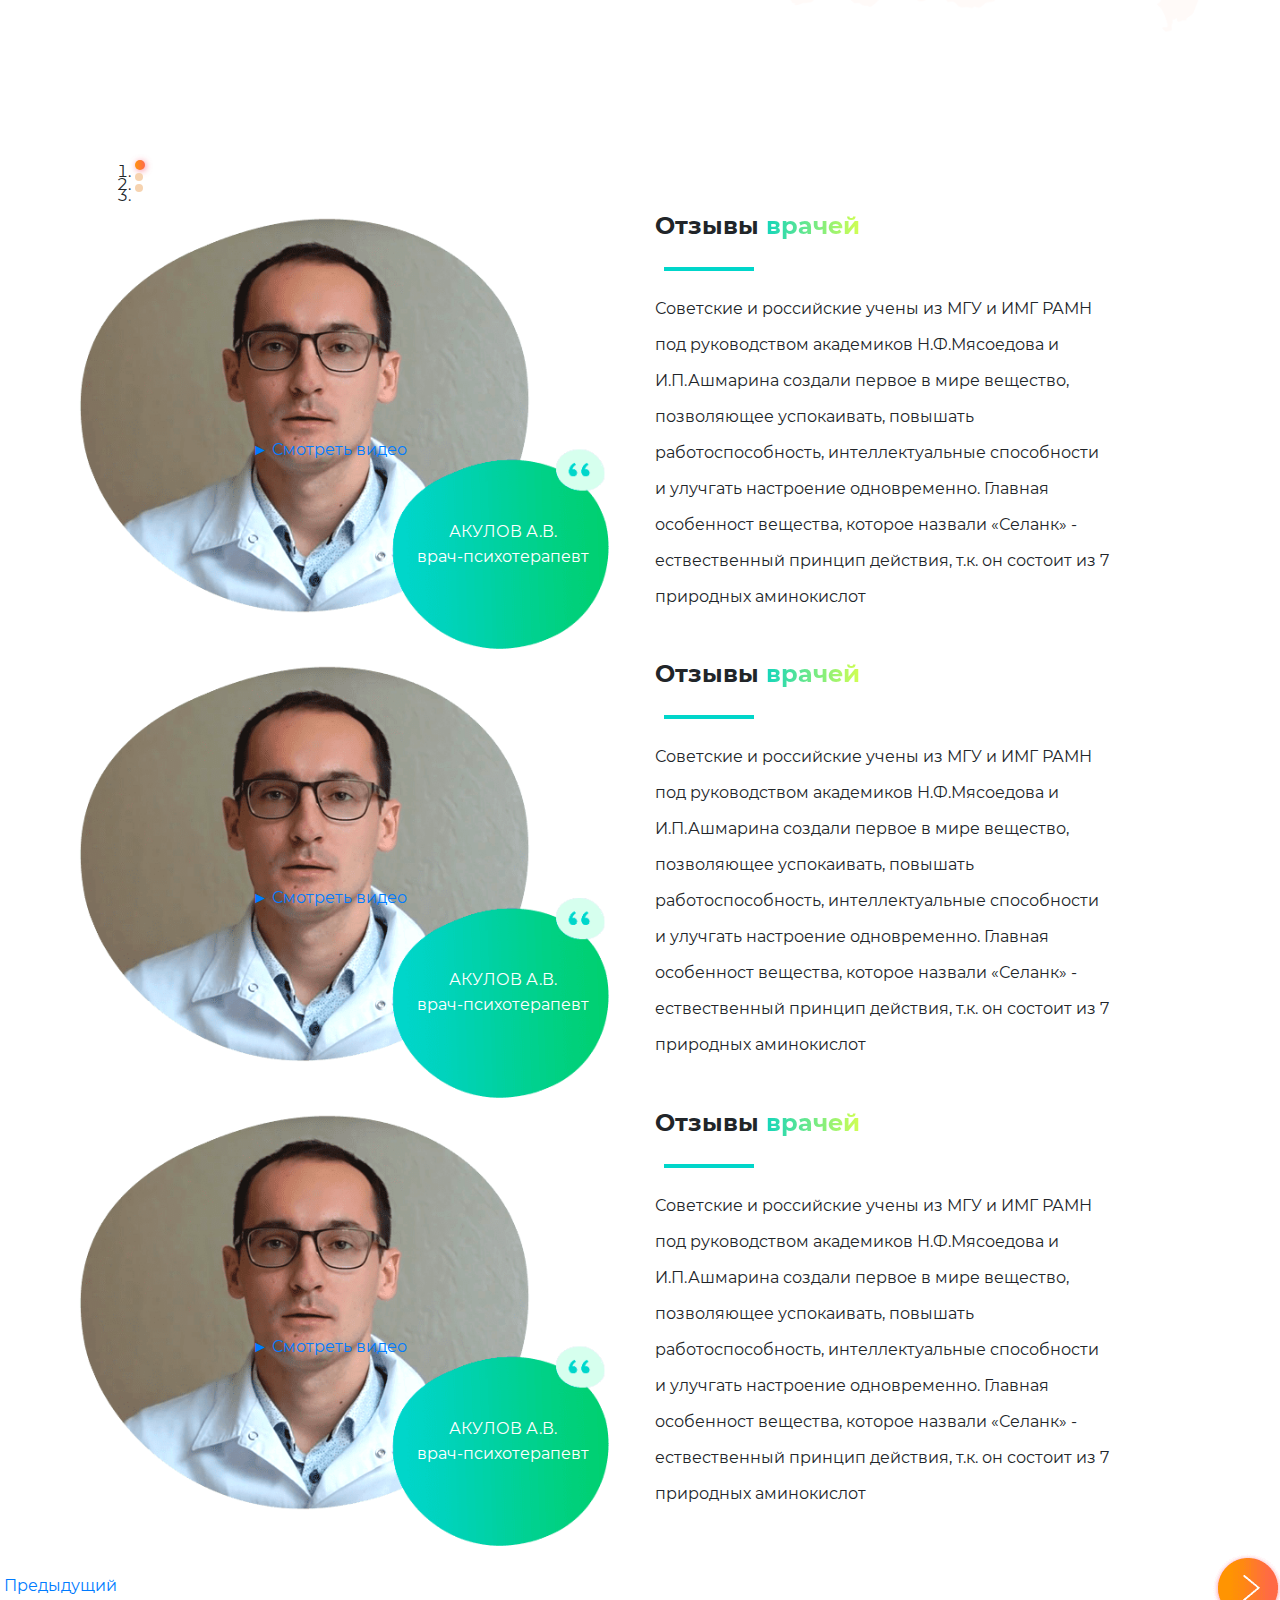
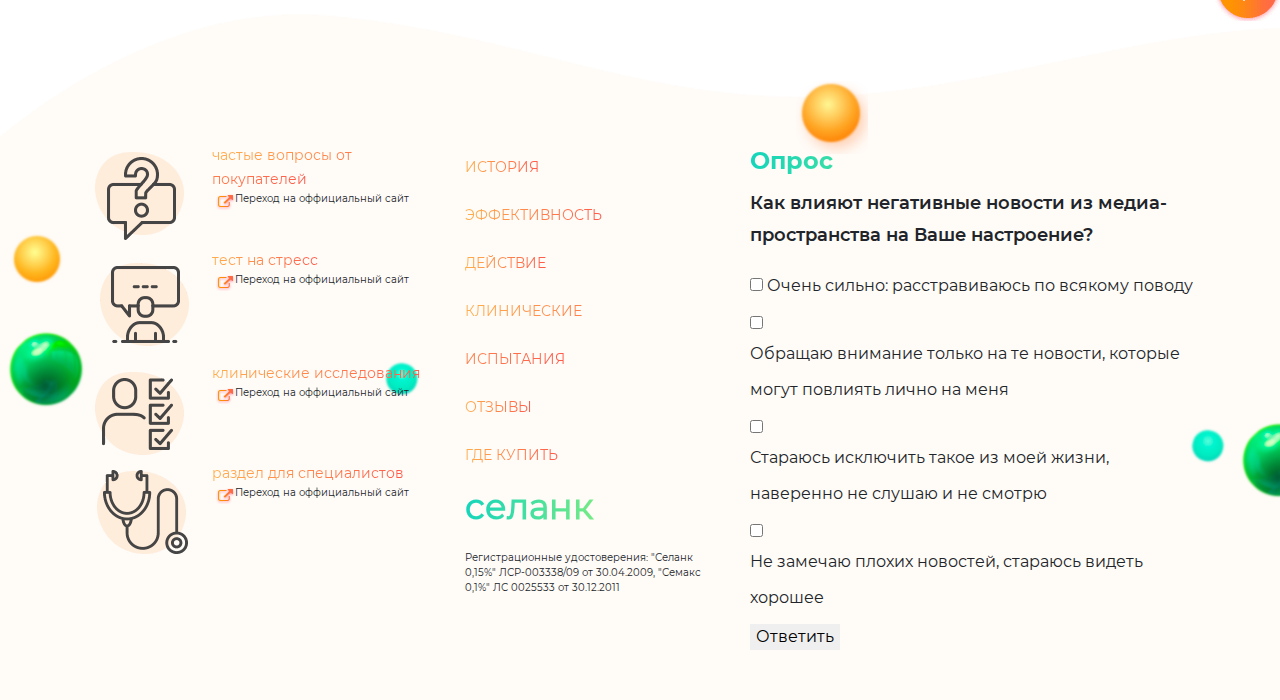
<file: index22.html>
<!DOCTYPE html>
<html lang="ru">
<head>
	<title>Селанк</title>
<meta charset="utf-8">
<meta name="viewport" content="width=device-width, initial-scale=1, shrink-to-fit=no">
<!-- Bootstrap CSS -->
<link rel="stylesheet" href="https://stackpath.bootstrapcdn.com/bootstrap/4.1.3/css/bootstrap.min.css" integrity="sha384-MCw98/SFnGE8fJT3GXwEOngsV7Zt27NXFoaoApmYm81iuXoPkFOJwJ8ERdknLPMO" crossorigin="anonymous">

<link rel="stylesheet" type="text/css" href="css/bootstrap-grid.min.css">
<link rel="stylesheet" type="text/css" href="css/bootstrap-reboot.min.css">
<link rel="stylesheet" type="text/css" href="css/styles.css">
<style type="text/css">
	body {font-family: "Montserrat";}
    h1 {font-size: 2.2rem;}
	 h1, h2 {font-family: "Montserrat-bold";}

    }
</style>

</head>
<body>
<article class="block_green">
<div class="container">
<div class="row">
  <div class="col-lg-6 col-xl-6  ">
  	
     <nav class="navbar navbar-light bg-transparent">
        <button class="navbar-toggler bord" type="button" data-toggle="collapse" data-target="#navbar" aria-controls="navbar" aria-expanded="false" aria-label="Toggle navigation">
            <span class=""><img src="img/icon-menu1.png" style="border: none; width: 45px;"></span>
        </button>
        <a class="navbar-brand text-white" href="#"><span class="brand-white text-white">СЕЛАНК</span></a>
        <a class="navbar-brand text-white" href="#" style="font-size: 13px;">Инструкция</a>
        <a class="navbar-brand text-white" href="#"  style="font-size: 13px;">Где купить</a>
        <div class="collapse navbar-collapse" id="navbar">
            <ul class="navbar-nav">
                <li class="nav-item">
                    <a class="nav-link" href="#link-1">ИНСТРУКЦИЯ</a>
                </li>
                <li class="nav-item">
                    <a class="nav-link" href="#link-2">ГДЕ КУПИТЬ</a>
                </li>
                <li class="nav-item">
                    <a class="nav-link" href="#link-3">История</a>
                </li>
                <li class="nav-item">
                    <a class="nav-link" href="#link-4">Эффективность</a>
                </li>
                <li class="nav-item">
                    <a class="nav-link" href="#link-5">Действие</a>
                </li>
                <li class="nav-item">
                    <a class="nav-link" href="#link-5">Клинические испытания</a>
                </li>
                <li class="nav-item">
                    <a class="nav-link" href="#link-5">Отзывы</a>
                </li>
            </ul>
        </div>
        </nav>
        
       
      </div>
      <div class="col-lg-1 col-xl-1  "></div>
    <div class="col-lg-5 col-xl-5 ">
    	
    	<h1 ><strong>Естественная <br> помощь <span class="text_gradient">при стрессе</span></strong></h1>
    	</div>
    </div>	
    <div class="row">
    <div class="col-lg-7 col-xl-7  ">
         <div class="row ">
        <div class="col-lg-6 col-xl-6"></div>
        <div class="col-lg-6 col-xl-6">
             <!-- ====ЗДЕСЬ  ШАРИКИ!==== -->
            <img class="circle_1 paral" src="img/paral1.png">
            <img class="circle_2 paral" src="img/paral5.png">
            <img class="circle_3 paral" src="img/paral14.png">
            <img class="circle_4 paral" src="img/paral12.png">
            <img class="img-fluid img" src="img/selac.png">
            
            <a href="#" class="button but1">&#9658; Смотреть видео</a>
            <!--=== ШАРИКИ ===-->
            <img class="circle_5 paral" src="img/paral4.png">
            <img class="circle_6 paral" src="img/paral11.png">
            
        </div>
        </div>
    </div>
    <div class="col-lg-5 col-xl-5  ">
    	<img src="img/line.png" style="margin-bottom: 9px; margin-top: 7px;">
    	
            <p class="txt">Успокаивает. Повышает настроение и работоспособность</p>
    		<ul class="ul-head">
    			<li> <span class="ul-blue"> Избавляет от стресса, бессонницы, страха и депрессии</span> </li>
    			<li> <span class="ul-blue"> Не вызывает заторможености и сонливости</span></li>
    			<li> <span class="ul-blue"> Улучшает концентрацию внимания, память и интеллект</span></li>
    			<li> <span class="ul-blue"> Действует естественно и безопастно, состоит из природных аминокислот </span></li>
    		</ul>

    	<!-- ====ЗДЕСЬ ТОЖЕ ШАРИКИ!==== -->
            <img class="circle_13 paral" src="img/paral1.png">
            <img class="circle_14 paral" src="img/paral2.png">
            <img class="circle_15 paral" src="img/paral14.png">
    </div>  

</div>

</div>
</article>
<section class="header">
<div class="container">   
<div class="row">
<div class="col-md-12 col-sm-12 d-lg-none d-xl-none ">
    <nav class="navbar navbar-light bg-transparent">
        <button class="navbar-toggler bord" type="button" data-toggle="collapse" data-target="#navbar" aria-controls="navbar" aria-expanded="false" aria-label="Toggle navigation">
            <span class=""><img src="img/icon-menu1.png" style="border: none; width: 45px;"></span>
        </button>
        <a class="navbar-brand text-white" href="#"><span class="brand-white text-white">СЕЛАНК</span></a>
        <a class="navbar-brand text-white" href="#" style="font-size: 13px;">Инструкция</a>
        <a class="navbar-brand text-white" href="#"  style="font-size: 13px;">Где купить</a>
        <div class="collapse navbar-collapse" id="navbar">
            <ul class="navbar-nav">
                <li class="nav-item">
                    <a class="nav-link" href="#link-1">ИНСТРУКЦИЯ</a>
                </li>
                <li class="nav-item">
                    <a class="nav-link" href="#link-2">ГДЕ КУПИТЬ</a>
                </li>
                <li class="nav-item">
                    <a class="nav-link" href="#link-3">История</a>
                </li>
                <li class="nav-item">
                    <a class="nav-link" href="#link-4">Эффективность</a>
                </li>
                <li class="nav-item">
                    <a class="nav-link" href="#link-5">Действие</a>
                </li>
                <li class="nav-item">
                    <a class="nav-link" href="#link-5">Клинические испытания</a>
                </li>
                <li class="nav-item">
                    <a class="nav-link" href="#link-5">Отзывы</a>
                </li>
            </ul>
        </div>
        </nav>
</div>

</div>
<div class="row">
    <div class="col-md-5 col-sm-4 col-5 d-lg-none d-xl-none "></div>
    <div class="col-md-6 col-sm-8 col-7 d-lg-none d-xl-none ">
        <img src="img/selac.png" class="img-fluid">
    </div>
</div>

<div class="row">
    <div class="col-md-12 col-sm-12 d-lg-none d-xl-none">
        <h1 ><strong>Естественная <br> помощь <span class="text_gradient">при стрессе</span></strong></h1>
        <img src="img/line.png" style="margin-bottom: 9px; margin-top: 7px;">
        
            <p class="txt">Успокаивает. Повышает настроение и работоспособность</p>
            <ul class="ul-head">
                <li> <span class="ul-blue"> Избавляет от стресса, бессонницы, страха и депрессии</span> </li>
                <li> <span class="ul-blue"> Не вызывает заторможености и сонливости</span></li>
                <li> <span class="ul-blue"> Улучшает концентрацию внимания, память и интеллект</span></li>
                <li> <span class="ul-blue"> Действует естественно и безопастно, состоит из природных аминокислот </span></li>
            </ul>

        <!-- ====ЗДЕСЬ ТОЖЕ ШАРИКИ!==== -->
            <img class="circle_13 paral" src="img/paral1.png">
            <img class="circle_14 paral" src="img/paral2.png">
            <img class="circle_15 paral" src="img/paral14.png">
    </div>
</div>
</div>
</section>
<section class="block">
    <div class="container">
        <div class="row">
            <div class="col-lg-1 d-none d-sm-none d-md-none"></div>
            <div class="col-lg-5 col-md-12 col-sm-12 col-12">
                <h2>Эффективность доказана <span class="text_gradient">российскими учеными и врачами</span></h2>
            
            <img src="img/line.png" style="margin-top: 15px; margin-bottom: 16px;">
            <p class="note bold">Постоянно ускоряющийся ритм жизни требует от нас высокой стрессоустойчивости. Селанк же позволяет успешно справляться с возрастающими нагрузками. Он снимает нервное напряжение и страх.</p>
        </div>
        <div class="col-lg-5 col-md-12 col-sm-12 col-12">
            <img src="img/myasoed.png" class="img-fluid">
            <p class="myasoed">МЯСОЕДОВ Н.Ф.,<br> академик РАН<br> Создатель препарата<br> "Селанк"</p>
            <a href="" class="button but2">&#9658; Смотреть видео</a>

               <!-- ==== И ЗДЕСЬ ТОЖЕ ШАРИКИ!==== -->
            <img class="circle_16 paral" src="img/paral6.png">
            <img class="circle_17 paral" src="img/paral9.png">


        </div>
        </div>
        <div class="row">
            <div class="col-lg-1 d-none d-sm-none d-md-none"></div>
            <div class="col-lg-5 col-md-12 col-sm-12 col-12">
                <p class="textt">В 80-х годах прошлого века академики Н.Ф. Мясоедов и И.П. Ашмаринн по заказу Министерства обороны начали разработку препарата, способного сохранть спокойствие и ясность ума в критической ситуации. Изобретенный ими Селанк стал открытием в оласти биохимии. Он регулирует работу нервной системы естественным образом. В состав Селанка включены 7 природных аминокислот.</p>

               <!-- ==== ЗДЕСЬ ТОЖЕ ШАРИКИ!==== --> 
            <img class="circle_18 paral" src="img/paral4.png">
            <img class="circle_19 paral" src="img/paral5.png">


            </div>
            <div class="col-lg-5 col-md-12 col-sm-12 col-12">
                <p class="textt">Теперь Селанк помогает миллионам людей в стрессовых ситуацях оставаться спокойными, концентрировать внимание, принимать правильные решения. Разараотанный для военных, сегодня Селанк доступен любому человеку. Эсто стало возможным благодаря открытию в Москве в 2012 году нового производства, соответствующего мировым стандартам качества </p>
            </div>
        </div>
    </div>
</section>
<section class="block bg-2">
    <div class="container">
        <div class="row">
            <div class="col-md-12 text-center">
                <h2>Для кого создан <span class="text_gradient">Селанк</span> </h2>
            </div>
        </div>
        <div class="row">
            <div class="col-md-12 text-center">
                <img src="img/line.png" style="margin-bottom: 50px;">

<!-- ==== И ЗДЕСЬ ТОЖЕ ШАРИКИ!==== --> 
<img class="circle_20 paral" src="img/paral3.png">
            <img class="circle_21 paral" src="img/paral2.png">
            <img class="circle_22 paral" src="img/paral4.png">
            <img class="circle_23 paral" src="img/paral13.png">

            </div>
        </div>
       <div class="row">
       	<div class=" col-md-12 col-lg-12 col-xl-12 ">
       		<img src="img/komu-txt1.png" class="img-fluid boroda">
       	</div>
       	<div class="col-12 col-sm-12 d-md-none d-lg-none d-xl-none">
       		<div class="row">
       			<img src="img/komu-foto.png" class="img-fluid boroda-sm">
                <img src="img/imgs1.png" class="img-fluid" style="">
                <img src="img/imgs2.png" class="img-fluid" style="">
                <img src="img/imgs3.png" class="img-fluid" style="">
                <img src="img/imgs4.png" class="img-fluid" style="">
                <img src="img/imgs5.png" class="img-fluid" style="">
                <img src="img/imgs6.png" class="img-fluid" style="">
       		</div>
       	</div>
       </div> 
    </div>
</section>
<section class="block">
    <div class="container">
        <div class="row">
<div class="col-md-1"></div>
            <!-- ====ЗДЕСЬ ТОЖЕ ЕСТЬ ШАРИКИ!==== -->
            <div class="col-md-5 ">
            
                <img class="circle_7 paral" src="img/paral1.png">
                <img class="circle_8 paral" src="img/paral5.png">
                <img class="circle_9 paral" src="img/paral14.png">
                <img class="circle_10 paral" src="img/paral12.png"> 
                <img class="circle_11 paral" src="img/paral4.png">
                <img class="circle_12 paral" src="img/paral11.png">
              <img class="img-fluid" src="img/selac.png" style="max-width: 300px;">
            <div class="where">
            <p class="txt txt_where">Где купить Селанк?</p>
            <a href="#" class="button but3">Выбрать ближайшую аптеку</a>
              </div>
            
            </div>
            
            <div class="col-md-6">
                <h2>Создан для тех, <br><span class="text_gradient">кто хочет получать супер-результаты в жизни</span> </h2>
                <img src="img/line.png" style="margin-bottom: 10px; margin-top: 5px;">
                <p class="textt">Комлпексное успокоительное средство. Оказывает моментальный антистрессовый эффект, при курсовом приеме вырабатывает стойкий иммунитет к стрессу и депрессии, улучшает сон и общее самочувствие</p>
            </div>
        </div>
    <div class="super">
        <div class="row">
         
            <div class="col-md-3 text-center">
                <img src="img/super1.png" class="img-super">
                <p class="textt">Вы надежно защищены от стрессов и депрессии</p>
            </div>
            <div class="col-md-3 text-center">
                <img src="img/super2.png" class="img-super">
                <p class="textt">Улчшается работа мозна, память и концентрация</p>
            </div>
            <div class="col-md-3 text-center">
                <img src="img/super3.png" class="img-super" style="margin-bottom: 16px; ">
                <p class="textt">Повышается работоспособность и уверенность в себе</p>
            </div>
            <div class="col-md-3 text-center">
                <img src="img/super4.png" class="img-super">
                <p class="textt">Снижается усталость, вы забудете о переутомлении</p>
            </div>
				 
        </div> 
    </div>
    </div>
</section>
<section class="block bg-4">
	<div class="container">
		<div class="row">
            <div class="col-md-1"></div>
			<div class="col-md-6">

<!-- ==== ЗДЕСЬ ШАРИКИ!==== --> 
            <img class="circle_24 paral" src="img/paral12.png">
            <img class="circle_25 paral" src="img/paral14.png">
            <img class="circle_26 paral" src="img/paral11.png">


				<h2>Естественная <br>помощь <span class="text_gradient">при стрессе</span> </h2>
				<img src="img/line.png" style="margin-bottom: 15px; margin-top: 10px;">
				<div class="row">
					<div class="col-md-3 text-center">
						<img src="img/icon1.png">
					</div>
					<div class="col-md-7">
						<p class="bold" style="margin-top: 25px;">Инновационный состав <br> из 7 природных аминокислот</p>
					</div>
				</div>
				<p class="textt">Селанк действует как сама природа, запуская естественные процессы защиты и восстановления в нервной системе. Не вызывает привыкания.</p>
			</div>
			<div class="col-md-5">

<!-- ==== ЗДЕСЬ еще ШАРИКИ!==== -->
            <img class="circle_27 paral" src="img/paral13.png">
            <img class="circle_28 paral" src="img/paral1.png">
            <img class="circle_29 paral" src="img/paral8.png">


				<img src="img/video1.png" class="img-fluid" style="width: 350px;">
					<a href="#" class="button but4">&#9658; Смотреть видео</a>
				
			</div>
		</div>
	</div>
</section>
<section class="block">
	<div class="container">
		<div class="row">
        <div class="col-md-1"></div>
		<div class="col-md-5">
		<div id="carousel" class="carousel slide d-inline-block slider1" data-ride="carousel">
        <!-- Индикаторы -->
        <ol class="carousel-indicators">
            <li data-target="#carousel" data-slide-to="0" class="active"></li>
            <li data-target="#carousel" data-slide-to="1"></li>
            <li data-target="#carousel" data-slide-to="2"></li>
        </ol>
        <div class="carousel-inner">
            <div class="carousel-item active">
                <img class="img-fluid" src="img/dia.png" alt="...">
            </div>
            <div class="carousel-item ">
                <img class="img-fluid" src="img/dia.png" alt="...">
            </div>
            <div class="carousel-item ">
                <img class="img-fluid" src="img/dia.png" alt="...">
            </div>
            
        </div>
        <!-- Элементы управления -->
        <a class="carousel-control-prev" href="#carousel" role="button" data-slide="prev">
            <span class="" aria-hidden="true"><img src="img/arrow1.png" style="max-width: 50px;"></span>
            <span class="sr-only">Предыдущий</span>
        </a>
        <a class="carousel-control-next" href="#carousel" role="button" data-slide="next">
            <span class="" aria-hidden="true"><img src="img/arrow.png" style="max-width: 50px;"></span>
            <span class="sr-only">Следующий</span>
        </a>
    </div>
    <div class="row">
    	<div class="col-sm-3 text-center">
    		<img src="img/icon2.png" class="img-fluid">
    	</div>
    	<div class="col-md-9">
    		<p class="txt text-uppercase " style="margin-bottom: 0;">Проверено</p>
    		<p class="textt">Получено более 70000 положительных результатов у людей, испытавших стресс, панические состояния,депрессии, тревогу, хроническую усталость, головные боли, бессонницу.</p>
    	</div>
    </div>
    <div class="row">
    	<div class="col-sm-3 text-center">
    		<img src="img/icon3.png" class="img-fluid">
    	</div>
    	<div class="col-md-9">
    		<p class="txt text-uppercase" style="margin-bottom: 0;">100% безопастно</p>
    		<p class="textt">Уже 10 лет Селанк применяют более 2000 российских врачей. За это время не было зарегестрировано ни одного значимого побочного действия. </p>
    	</div>
    </div>
		</div>
		<div class="col-md-6">
			<h2>Эффективность доказана <span class="text_gradient"> клиническими <br>испытаниями</span></h2>
			<img src="img/line.png" style="margin-bottom: 10px; margin-top: 10px;">
			<p class="textt">В НИИ фармакологии им. В.В. Закусова РАМН в 2008 году проводилось исследование препарата Селанк. В исследовании участвовало 62 человека. </p>
			<p class="textt">ххх участников испытывали тревогу, головные боли, раздражительность и плохое настроение </p>
			<p class="textt">По завршению курса 14 дней у 99% человека наблюдалось полное или частичное исчезновение всех расстройств</p>
			<div class="statistic">
			<div class="row">
             <div class="col-sm-4 col-4 text-center">
             	<h2 class="text_gradient" >60%</h2>
             </div>
             <div class="col-sm-8 col-8">
			<p  class="textt">уровень тревоги, раздражительности и других симптомов снизился в 3 раза.</p>
			  </div>
			</div>
			<div class="row">
			<div class="col-sm-4 col-4 text-center">
				<h2 class="text_gradient " >40%</h2>
			</div>
             <div class="col-sm-8 col-8">
			<p class="textt">полное исчезновение тревоги, раздражительности, головных болей, бессонницы и других симптомов.</p>
              </div>
			</div>
				</div>
            <p class="bold">После прекращения приема Селанка отсутствовал синдром отмены и проявлений лекарственной заисимости</p>
		</div>
		</div>
	</div>
</section>
<section class="block bg-4">
	<div class="container">
		<div class="row">
			<div class="col-md-12 text-center">

                <!-- ==== ЗДЕСЬ ШАРИКИ!==== --> 
            <img class="circle_30 paral" src="img/paral14.png">
            <img class="circle_31 paral" src="img/paral9.png">
            <img class="circle_32 paral" src="img/paral10.png">
            <img class="circle_33 paral" src="img/paral4.png">


			<h2>Схема приема <span class="text_gradient"> Селанка</span></h2>
			<img src="img/line.png" style="margin-bottom: 23px; margin-top: 5px;">
			</div>
		</div>
       <div class="shema">
		<div class="row">
			<div class="col-md-3 text-center">

<!-- ==== ЗДЕСЬ опять ШАРИКИ!==== --> 
<img class="circle_34 paral" src="img/paral13.png">
<img class="circle_35 paral" src="img/paral8.png">

				<img src="img/img1.png" class="img-fluid img-priem">
				<p class="textt">По 2 капли в каждый носовой ход 3 раза в день</p>
			</div>
			<div class="col-md-3 text-center">
				<img src="img/img2.png" class="img-fluid img-priem" style="margin-bottom: 13px;">
				<p class="textt">В любое время вне зависимости от приема пищи</p>
			</div>
			<div class="col-md-3 text-center">
				<img src="img/img3.png" class="img-fluid img-priem">
				<p class="textt">Закапывание производить строго на слизистую носа, не допуская протекания</p>
			</div>
			<div class="col-md-3 text-center">
				<img src="img/img4.png" class="img-fluid img-priem">
				<p class="textt">Курс приема 14 дней</p>
			</div>
		</div>
        </div>
	</div>
</section>
<section class="block bg-5">
	<div class="container">
		<div class="row">
			<div class="col-md-6">
				<h2>Выберите <br><span class="text_gradient"> ближайшую аптеку</span></h2>
				<img src="img/line.png" style="margin-bottom: 22px; margin-top: 10px;">
			</div>
		</div>
        <div class="apteki">
		<div class="row">
			<div class="col-md-3 col-sm-12">
				<a href="#" class="button_transp">Москва</a>
			</div>
			<div class="col-md-3 col-sm-12">
				<a href="#" class="button_transp">Санкт-Петербург</a>
			</div>
			<div class="col-md-3 col-sm-12">
				<a href="#" class="button_transp">Вся Россия</a>
			</div>
		</div>
         </div>
		<div class="row">
			<div class="col-md-3 col-sm-12">
				<img src="img/icon4.png" class="img-fluid img-apteki">
				<a href="#" class="links" style="display: block;">Аптеки города</a>
				<p class="textt">Найти адреса ближайших к Вам аптек и лучшую цену</p>
			</div>
			<div class="col-md-3 col-sm-12">
				<img src="img/icon5.png" class="img-fluid img-apteki">
				<a href="#" class="links" style="display: block;">Бесплатная доставка до аптеки</a>
				<p class="textt">Закажите Селанк с бесплатной доставкой до ближайшей к Вам аптеки</p>
			</div>
			<div class="col-md-4 col-sm-12">
				<img src="img/icon6.png" class="img-fluid img-apteki">
				<a href="#" class="links" style="display: block;">Онлайн-аптеки с доставкой на дом</a>
				<p class="textt">Закажите Селанк онлайн с доставкой на дом. Список проверенных онлайн-аптек, которым можно доверять</p>
			</div>
		</div>
	</div>
</section>
<section class="block">
	<div class="container">
		<div class="row">
			<div id="carousel1" class="carousel slide d-inline-block slider2" data-ride="carousel1">
        <!-- Индикаторы -->
        <ol class="carousel-indicators">
            <li data-target="#carousel1" data-slide-to="0" class="active"></li>
            <li data-target="#carousel1" data-slide-to="1"></li>
            <li data-target="#carousel1" data-slide-to="2"></li>
        </ol>
        <div class="carousel-inner">
            <div class="carousel-item active">
            	<div class="row">
            		<div class="col-md-6 col-sm-6">
                       <img src="img/aculov.png" class="img-fluid img-akulov">
            			<a href="#" class="button but5">&#9658; Смотреть видео</a>
						<p class="akulov">АКУЛОВ А.В. <br> врач-психотерапевт</p>
            		</div>
            		<div class="col-md-5 col-sm-6">
            			<h2>Отзывы <span class="text_gradient"> врачей</span></h2>
            			<img src="img/line.png" style="margin-bottom: 13px; margin-top: 10px;">
            			<p class="font-italic textt">Советские и российские учены из МГУ и ИМГ РАМН под руководством академиков Н.Ф.Мясоедова и И.П.Ашмарина создали первое в мире вещество, позволяющее успокаивать, повышать работоспособность, интеллектуальные способности и улучгать настроение одновременно. Главная особенност вещества, которое назвали &laquo;Селанк&raquo; - ествественный принцип действия, т.к. он состоит из 7 природных аминокислот</p>
            		</div>


                </div>
            </div>
            <div class="carousel-item">
                <div class="row">
                    <div class="col-md-6 col-sm-6">
                       <img src="img/aculov.png" class="img-fluid img-akulov">
                        <a href="#" class="button but5">&#9658; Смотреть видео</a>
                        <p class="akulov">АКУЛОВ А.В. <br> врач-психотерапевт</p>
                    </div>
                    <div class="col-md-5 col-sm-6">
                        <h2>Отзывы <span class="text_gradient"> врачей</span></h2>
                        <img src="img/line.png" style="margin-bottom: 13px; margin-top: 10px;">
                        <p class="font-italic textt">Советские и российские учены из МГУ и ИМГ РАМН под руководством академиков Н.Ф.Мясоедова и И.П.Ашмарина создали первое в мире вещество, позволяющее успокаивать, повышать работоспособность, интеллектуальные способности и улучгать настроение одновременно. Главная особенност вещества, которое назвали &laquo;Селанк&raquo; - ествественный принцип действия, т.к. он состоит из 7 природных аминокислот</p>
                    </div>


                </div>
            </div>
            <div class="carousel-item">
                <div class="row">
                    <div class="col-md-6 col-sm-6">
                       <img src="img/aculov.png" class="img-fluid img-akulov">
                        <a href="#" class="button but5">&#9658; Смотреть видео</a>
                        <p class="akulov">АКУЛОВ А.В. <br> врач-психотерапевт</p>
                    </div>
                    <div class="col-md-5 col-sm-6">
                        <h2>Отзывы <span class="text_gradient"> врачей</span></h2>
                        <img src="img/line.png" style="margin-bottom: 13px; margin-top: 10px;">
                        <p class="font-italic textt">Советские и российские учены из МГУ и ИМГ РАМН под руководством академиков Н.Ф.Мясоедова и И.П.Ашмарина создали первое в мире вещество, позволяющее успокаивать, повышать работоспособность, интеллектуальные способности и улучгать настроение одновременно. Главная особенност вещества, которое назвали &laquo;Селанк&raquo; - ествественный принцип действия, т.к. он состоит из 7 природных аминокислот</p>
                    </div>


                </div>
            </div>

            
        </div>
        <!-- Элементы управления -->
        <a class="carousel-control-prev" href="#carousel" role="button" data-slide="prev">
            <span class="" aria-hidden="true"><img src="img/arrow1.png"></span>
            <span class="sr-only">Предыдущий</span>
        </a>
        <a class="carousel-control-next" href="#carousel" role="button" data-slide="next">
            <span class="" aria-hidden="true"><img src="img/arrow.png"></span>
            <span class="sr-only">Следующий</span>
        </a>
    </div>
		</div>
	</div>
</section>
<section class="block footer">
	<div class="container">
		<div class="row">
			<div class="col-md-4 col-sm-6">


<!-- ==== ПРАВИЛЬНО! опять ШАРИКИ!==== --> 
            <img class="circle_40 paral" src="img/paral14.png">
            <img class="circle_37 paral" src="img/paral9.png">
            <img class="circle_36 paral" src="img/paral10.png">
            <img class="circle_39 paral" src="img/paral4.png">

				<div class="row">
					<div class="col-md-4">
						<img src="img/icon7.png" class="img-fluid">
					</div>
					<div class="col-md-8">
						<p class="text-uppercase" style="margin-bottom: 0px;"><a href="#" class="links link-footer">частые вопросы от покупателей</a></p>
						<p class="transition">Переход на оффициальный сайт</p>
					</div>
				</div>
				<div class="row">
					<div class="col-md-4">
						<img src="img/icon8.png" class="img-fluid">
					</div>
					<div class="col-md-8">
						<p class="text-uppercase" style="margin-bottom: 0px;"><a href="#" class="links link-footer">тест на стресс</a></p>
						<p class="transition">Переход на оффициальный сайт</p>
					</div>
				</div>
				<div class="row">
					<div class="col-md-4">
						<img src="img/icon9.png" class="img-fluid">
					</div>
					<div class="col-md-8">
						<p class="text-uppercase" style="margin-bottom: 0px;"><a href="#" class="links link-footer">клинические исследования</a></p>
						<p class="transition">Переход на оффициальный сайт</p>
					</div>
				</div>
				<div class="row">
					<div class="col-md-4">
						<img src="img/icon10.png" class="img-fluid">
					</div>
					<div class="col-md-8">
						<p class="text-uppercase" style="margin-bottom: 0px;"><a href="#" class="links link-footer">раздел для специалистов</a></p>
						<p class="transition">Переход на оффициальный сайт</p>
					</div>
				</div>
			</div>
			<div class="col-md-3 col-sm-6">
               <div class="footer-menu">
				<div class="row foot-m">
					<div class="col-sm-12">
						<a href="" class="links link-footer">ИСТОРИЯ</a>
					</div>
				</div>
				<div class="row foot-m">
					<div class="col-sm-12">
						<a href="" class="links link-footer">ЭФФЕКТИВНОСТЬ</a>
					</div>
				</div>
				<div class="row foot-m">
					<div class="col-sm-12">
						<a href="" class="links link-footer">ДЕЙСТВИЕ</a>
					</div>
				</div>
				<div class="row foot-m">
					<div class="col-sm-12">
						<a href="" class="links link-footer">КЛИНИЧЕСКИЕ ИСПЫТАНИЯ</a>
					</div>
				</div>
				<div class="row foot-m">
					<div class="col-sm-12">
						<a href="" class="links link-footer">ОТЗЫВЫ</a>
					</div>
				</div>
				<div class="row foot-m">
					<div class="col-sm-12">
						<a href="" class="links link-footer">ГДЕ КУПИТЬ</a>
					</div>
				</div>
				</div>
				<div class="row">
					<div class="col-sm-12">
						<p class="text-uppercase text_gradient brand">селанк</p>
						<p class="logo-footer">Регистрационные удостоверения: "Селанк 0,15%" ЛСР-003338/09 от 30.04.2009, "Семакс 0,1%" ЛС 0025533 от 30.12.2011</p>
					</div>
				</div>
			</div>
			<div class="col-md-5 col-sm-12">
				<h2 class="text_gradient">Опрос</h2>


<!-- ==== здесь тоже ШАРИКИ!==== --> 
            <img class="circle_30 paral" src="img/paral14.png">
            <img class="circle_38 paral" src="img/paral9.png">
            
			
                <p class="bold">Как влияют негативные новости из медиа-пространства на Ваше настроение?</p>
                <form>
                    <div class="form-check">
                        <input type="checkbox" class="form-check-input" id="check1">
                        <label class="form-check-label textt" for="check1">Очень сильно: расстравиваюсь по всякому поводу</label>
                    </div>
                    <div class="form-check">
                        <input type="checkbox" class="form-check-input" id="check2">
                        <label class="form-check-label textt" for="check2">Обращаю внимание только на те новости, которые могут повлиять лично на меня</label>
                    </div>
                    <div class="form-check">
                        <input type="checkbox" class="form-check-input" id="check3">
                        <label class="form-check-label textt" for="check3">Стараюсь исключить такое из моей жизни, наверенно не слушаю и не смотрю</label>
                    </div>
                    <div class="form-check">
                        <input type="checkbox" class="form-check-input" id="check4">
                        <label class="form-check-label textt" for="check4">Не замечаю плохих новостей, стараюсь видеть хорошее</label>
                    </div>
                    <div class="form-check">
                        <input type="submit" class="button" id="" value="Ответить" style="border: none;">
                        
                    
                </form>
			</div>
		</div>
	</div>
</section>






<script src="https://code.jquery.com/jquery-3.3.1.slim.min.js" integrity="sha384-q8i/X+965DzO0rT7abK41JStQIAqVgRVzpbzo5smXKp4YfRvH+8abtTE1Pi6jizo" crossorigin="anonymous"></script>
<script src="https://cdnjs.cloudflare.com/ajax/libs/popper.js/1.14.6/umd/popper.min.js" integrity="sha384-wHAiFfRlMFy6i5SRaxvfOCifBUQy1xHdJ/yoi7FRNXMRBu5WHdZYu1hA6ZOblgut" crossorigin="anonymous"></script>
<script src="https://stackpath.bootstrapcdn.com/bootstrap/4.2.1/js/bootstrap.min.js" integrity="sha384-B0UglyR+jN6CkvvICOB2joaf5I4l3gm9GU6Hc1og6Ls7i6U/mkkaduKaBhlAXv9k" crossorigin="anonymous"></script>
<script type="text/javascript">
    $(function(){
  var count = 0;
  setInterval(function() {
    if ( count == 0 ) $( 'article' ).removeClass( 'block_green2' );
    $( 'article' ).removeClass( 'block_green'+count );
    count++;
    $( 'article' ).addClass( 'block_green'+count );
    if ( count==2 ) count = 0;
  }, 2000);
});
</script>





</body>
</html>
</file>
<file: css/styles.css>
@font-face {
  font-family: "Montserrat";
  src: url("../fonts/Montserrat-Regular.ttf");
       
}
@font-face {
  font-family: "Montserrat-bold";
  src: url("../fonts/Montserrat-Bold.ttf");

}
@font-face {
  font-family: "Montserrat-SemiBold";
  src: url("../fonts/Montserrat-SemiBold.ttf");

}
@font-face {
  font-family: "Montserrat Medium";
  src: url("../fonts/Montserrat-Medium.ttf");

}
.img-fluid {margin: 0 auto;}
.block {padding: 50px 0;}
.txt {font-weight: 700; font-size: 16px; line-height:1.8; }
.bold {font-family: "Montserrat-SemiBold";  font-size: 18px; line-height: 1.8;}
.text_gradient { 
  background: -webkit-linear-gradient(left, rgba(20,213,187,1) 0%, rgba(210,255,82,1) 100%);
  -webkit-background-clip: text;
  -webkit-text-fill-color: transparent;}
.textt {font-size: 16px; line-height: 36px;}
.button-play{font-family: Montserrat;
font-size: 14px;color: #ffffff;
font-weight: 500; text-align: center;
width: 190px; padding-top: 13px;
height: 50px;
box-shadow: 1px 1px 6px rgba(247, 84, 111, 0.69);
border-radius: 25px;
background-color: #f19e3a;
background-image: linear-gradient(88deg, #fe940d 0%, #fe694b 99%, #fe694b 100%);
}
.button:hover {background: linear-gradient(to right, rgba(254,90,75,1) 0%, rgba(255,175,75,1) 100%);
text-decoration: none; color: #FFD700;}
.carousel-indicators {
  bottom: -40px;
}

.carousel-indicators li {
margin: 3px 25px;
width: 8px;
height: 8px;
border-radius: 4px;
background-color: #f6d3b0;}
.carousel-indicators .active  {

width: 10px;
height: 10px;
box-shadow: 1px 1px 6px rgba(247, 84, 111, 0.69);
border-radius: 5px;
background-color: #f19e3a;
background-image: linear-gradient(88deg, #fe940d 0%, #fe694b 99%, #fe694b 100%);
}



/* == =======  1 блок с менюхой=========*/

/* стили для иконки меню*/
#menuToggle {
  overflow: hidden;
  position: absolute;
  max-width: 60px;
  width: 100%;
  height: 60px;
  display: flex;
  flex-direction: column;
  justify-content: center;
  align-items: center;
  background: #fff;
  border-radius: 30px;
  left: 140px;
  top: 17px;
}

#menuToggle input {
  display: flex;
  width: 60px;
  height: 60px;
  position: absolute;
  cursor: pointer;
  opacity: 0; /* hide input */
  z-index: 1; /* top of the menu */
}

#menuToggle span{
  width: 30px;
  height: 2px;
  margin-top: 5px;
  margin-bottom: 5px;
  background: #00FFFF;
  border-radius: 4px;
  -webkit-transition: all .5s cubic-bezier(.08,.81,.87,.71);
  -moz-transition: all .5s cubic-bezier(.08,.81,.87,.71);
  -ms-transition: all .5s cubic-bezier(.08,.81,.87,.71);
  -o-transition: all .5s cubic-bezier(.08,.81,.87,.71);
  transition: all .5s cubic-bezier(.08,.81,.87,.71);
}

#span1 {
  transform-origin: 4px 0px;
}

#span3 {
  transform-origin: bottom right;
}

#menuToggle input:checked ~ #span1 {
  background-color: #00FFFF;
  transform: rotate(45deg) translate(7px);
}
#menuToggle input:checked ~ #span2 {
  background-color: #00FFFF;
  transform: rotate(495deg) translate(1px);   
}
#menuToggle input:checked ~ #span3 {
  background-color: #00FFFF;
  transform: rotate(45deg);
  opacity: 0;
}
.header-menu {position: absolute; background: url(../img/bg-green.png) no-repeat; 
  background-size: cover; max-width: 720px; width: 100%; padding-left: 150px;}
.navbar-light .navbar-nav .nav-link {color: #fff;}
.nav-green {
  min-height: 438px;
}
.block_green {background-image: url(../img/header1.png); padding-bottom: 50px;
background-size: cover; background-repeat: no-repeat; 
-webkit-transition: all 0.5s ease-in-out;
  -moz-transition: all 0.5s ease-in-out;
  -o-transition: all 0.5s ease-in-out;
  transition: all 0.5s ease-in-out;
  }
.block_green2 {padding-bottom: 50px;
	background-image: url(../img/header2.png);
background-size: cover; background-repeat: no-repeat; 
}

h1 {margin-top: 17px;}

.but1 {position: absolute;top:240px; left: 20px; }
.img-product{max-width: 380px; width: 100%;}
.product-after:after {
  content: url(../img/no-recept.png);
    position: absolute;
   ;
}
.brand-white {font-size: 40px;}
.ul-head {font-size: 18px; }
.ul-head li {color: #00FFFF;
  margin-bottom: 30px; margin-left: 12px; line-height: 32px;
}
.ul-blue {color: rgb(71, 71, 71); }

/* == =======  2 блок с Мясоедовым =========*/

.note  {background-image: url(../img/1.png); background-repeat: no-repeat;padding-left: 40px;
   background-size: contain;}
.but2 {position: absolute;    bottom: 107px;
    left: 247px;}
.myasoed {position: absolute;top: 40px;
    left: 155px;
    font-size: 10px;
    color: white;
    line-height: 18px;}

/* == =======  3 где пацан на стрессе =========*/
.bg-2 {background-image: url(../img/bg2.png); background-size: cover; background-repeat: no-repeat;} 

.komu-txt {
margin-top: 12px;
    text-align: center;
color: #3c3c3c;
font-family: Montserrat;
font-size: 15px;
font-weight: 500;text-transform:uppercase;
line-height: 26px;}
.boroda-sm {max-width: 762px; width: 100%;}
.komu-sm {background: #fff; border-radius: 25px;}
.komu-txt-sm {
  margin-top: 12px;

color: #3c3c3c;
font-family: Montserrat;
font-size: 19px;
font-weight: 700;text-transform:uppercase;
line-height: 26px;}

.komu-selank {
max-width: 329px; width: 100%; margin-bottom: 120px;
height: 69px; position: absolute;
border-radius: 35px;
background-color: #ffffff;}
.komu1 {left: 130px;top: 40px;z-index: 5;}
.komu2{left: 55px;top: 200px;z-index: 5;}
.komu3 {left: 155px;top: 390px;z-index: 5;}
.komu4{right:120px;top: 40px;}
.komu5{right:55px;top: 200px;}
.komu6 {right:110px;top: 390px;}

/* == =======  4 Создан для тех, 
кто хочет получать супер-результаты в жизни =========*/

.but3 {position: absolute; bottom: 34px; right: 24px;}
.txt_where {position: absolute; bottom: 70px; right: 30px;font-family: "Montserrat-SemiBold";
font-size: 24px;}
.where:before {
  content: url(../img/russia.png);
    position: absolute;
    left: 325px;
    bottom: 65px;
}
.button-where { max-width: 270px; width: 100%;color: #474747;
font-family: Montserrat;border-radius: 25px;height: 50px;
font-size: 14px; text-align: center; padding-top: 10px;
font-weight: 500;box-shadow: 1px 1px 6px rgba(247, 84, 111, 0.69);
border: 2px solid #fe6c47;
}
.button-where:hover { color: #fff;
background-color: #f19e3a;
background-image: linear-gradient(-92deg, #fe940d 0%, #fe694b 99%, #fe694b 100%);
}
.img-super {max-width: 115px;}


/* == =======  5 естественная помощь при стрессе =========*/
.bg-3 {background-image: url(../img/bg3.png); background-size: cover; 
  background-repeat: no-repeat; min-height: 600px; padding-top: 140px;}
.but4 {position: absolute; top:195px; left: 155px;}
.img-vid {max-width: 500px; width: 100%;}

/* == =======  6 эффективность доказана клин.исследованиями =========*/
.statistic {border-left: solid 5px #00FFFF; max-height: 185px; margin-bottom: 38px;}
.statistic .text_gradient {font-size: 38px;}
.slider1 {margin-bottom: 65px;}
.slider1 .carousel-control-next {
      position: absolute;opacity: 1;
    left: 455px;
    top: 335px;
}
.slider1 .carousel-control-prev {
  position: absolute;opacity: 1;
    left: 405px;
    top: 336px;
}
.slider1 .carousel-control-prev:hover {opacity: 0.5;}
.slider1 .carousel-control-next:hover {opacity: 0.5;}
/* == =======  7 схема приема =========*/
.bg-4 {background-image: url(../img/bg4.png); background-size: cover; 
  background-repeat: no-repeat; min-height: 605px; padding-top: 140px;margin-top: -30px; }
.shema {max-width: 900px; margin: 0 auto;}
.img-priem {max-width: 80px;}
/* == =======  8 ближайшая аптека =========*/
.bg-5 {background: url(../img/bg5.png) no-repeat; background-size: cover; min-height: 600px;}
.apteki {margin-bottom: 20px;}
.img-apteki {max-width: 92px;}
.button_transp {
  border-radius: 15px;
    color: rgba(254,90,75,1);
    padding: 5px 25px;
    position: relative;
    z-index: 20;
    /* background: linear-gradient(to right, rgba(255,175,75,1) 0%, rgba(254,90,75,1) 100%); */
    border-image: linear-gradient(to right, rgba(255,175,75,1) 0%, rgba(254,90,75,1) 100%);
    border: solid 1px;
}
.button_transp:hover {
  background: linear-gradient(to right, rgba(255,175,75,1) 0%, rgba(254,90,75,1) 100%);
  color: #fff;
}
.button_transp:active {
  background: rgba(254,90,75,1); color: #fff;
}
.links {  background: linear-gradient(to right, rgba(255,175,75,1) 0%, rgba(254,90,75,1) 100%);
      font-size: 14px;
  -webkit-background-clip: text; 
  -webkit-text-fill-color: transparent;}
.links:hover {text-decoration: underline;background: linear-gradient(to right, rgba(254,90,75,1) 0%, rgba(255,175,75,1) 100%);
-webkit-background-clip: text;
-webkit-text-fill-color: transparent;
}

/* == =======  9 отзывы врачей =========*/

.akulov {    position: absolute;
    top: 311px; text-align: center;
    left: 362px;
    font-size: 16px;
    color: white;
    line-height: 25px;}
.img-akulov {max-width: 600px; width: 100%; display: block;}
.but5 {position: absolute; right: 233px; top: 230px;}
.slider2 .carousel-control-next { opacity: 1;
      position: absolute; right: -110px;
}
.slider2 .carousel-control-prev {
  position: absolute; opacity: 1;
    left: -75px;
}
.slider2 .carousel-control-prev:hover {opacity: 0.5;}
.slider2 .carousel-control-next:hover {opacity: 0.5;}
/* == =======  10 футер =========*/

.transition {font-size: 10px;
    background: url(../img/link.png) top left no-repeat;
    padding-left: 23px;
    height: 20px;
    margin-bottom: 0px;
}
.footer-menu {margin-bottom: 85px;
width: 217px;
height: 253px;
color: #fe8b1a;
font-family: Montserrat;
font-size: 14px;
font-weight: 500;
line-height: 48px;
text-transform: uppercase;}
.brand {    font-size: 35px;
    font-weight: 700;}
.footer {background: url(../img/bg6.png) no-repeat; background-size: cover;
padding-top: 140px; min-height: 600px;}
.link-footer {font-size: 14px;}

.logo-footer {font-size: 10px;}
.form-poll {}
.text-poll {font-family: "Montserrat Medium";
font-weight: 500;
line-height: 30px;}


 /* ====стили для шариков=====  */

.paral {position: absolute;}
.circle_1 {top: -14px; left: 47px;}
.circle_2 {top: 186px; left: 13px;}
.circle_3 {top: 267px; left: 47px;}
.circle_4 {top: 66px; left: 20px;}
.circle_5 {top: 279px; left: 220px;}
.circle_6 {top: 300px; left: 249px;}
.circle_7 {top: -40px; left: 18px;}
.circle_8 {top: 38px; left: -13px;}
.circle_9 {top: 110px; left: -17px;}
.circle_10 {top: 91px; left: 277px;}
.circle_11 {top: 276px; left: 54px;}
.circle_12 {top: 262px; left: 84px;}
.circle_13{top: 106px; left: 445px;}
.circle_14{ left: 380px;}
.circle_15{top: 358px; left: 270px;}
.circle_16{ left: 533px;}
.circle_17{top: 10px; left: 500px;}
.circle_18{right: 428px;}
.circle_19{top: 50px;right: 640px;}
.circle_23{top: 389px;left: -117px;}
.circle_20{top: -15px;right: -25px;}
.circle_21{top: 90px;right: -97px;}
.circle_22{top: 168px;left: -22px;}
.circle_24{top: -79px;left: -55px;}
.circle_25{top: 100px;right: -38px;}
.circle_26{top: 321px;}
.circle_27{top: -40px;left: 421px;}
.circle_28{top: 100px;right: -88px;}
.circle_29{top: 400px; left: 342px;}
.circle_30{bottom: 183px;right: -21px;}
.circle_31{top: 389px;right: 25px;}
.circle_32{top: -15px;right: -25px;}
.circle_33{top: 90px;right: -97px;}
.circle_34{top: 168px;left: -22px;}
.circle_35{top: -79px;left: -55px;}
.circle_36{top: -62px;left: 726px;}
.circle_37{top: 186px; right: 360px}
.circle_38{top: 277px;left: 500px;}
.circle_39{top: 90px;right: 376px;}
.circle_40{top: 216px; right: 25px;}
.circle_41{top: 400px; left: 342px;}


/*===== MEDIA ===*/

@media only screen and (max-width: 1199px) {
  .header-menu {padding-left: 80px;}
  #menuToggle {left: 67px;}
  .circle_16 {
    left: 420px;
}
.circle_17 {
    top: -52px;
    left: 362px;
}
.myasoed {
    top: 23px;
    left: 131px;}
    .akulov {
    top: 258px;
    left: 294px;}
.circle_38 {
    left: 386px;}    
.circle_13 {display: none;}
.komu1 {left: 97px;}
.komu3 {top: 346px;}
.komu6 {top: 349px;}
.komu-txt {font-size: 13px;line-height: 22px;}
.komu4 {right: 98px;}    
.statistic .textt {line-height: 28px;}
.statistic {max-height: 210px;}
.slider1 .carousel-control-prev {left: 338px;
    top: 300px;}
 .slider1 .carousel-control-next   {left: 394px;
    top: 299px;}

}


@media only screen and (max-width: 1048px) {
.header-menu {padding-left: 0px;}
#menuToggle {left: 0px;}

.myasoed {top: 28px; left: 124px; font-size: 10px; line-height: 15px;} 
.but2 {bottom: 242px;left: 222px;}
.slider1 .carousel-control-next {left: 331px; top: 245px;}
.slider1 .carousel-control-prev {left: 274px; top: 246px;}
.circle_17, .circle_38, .circle_16 {display: none;}
.akulov {left: 290px;}

}
@media only screen and (max-width: 992px) {
  .block_green {display: none;}
  .header-menu {position: relative;margin-bottom: 30px;}
  .but2 {bottom: 167px;left: 338px;}
  .myasoed {top: 63px;left: 214px;font-size: 15px;line-height: 22px;}
  .komu {display: none;}
  .img-vid {display: block;}
  .slider1 .carousel-control-prev {
        left: 488px;
    top: 385px;
}
.slider1 .carousel-control-next {
    left: 542px;
    top: 384px;
}
  .but4{left: 240px;}
  .bg-4 {padding-top: 95px;}
  .button_transp {
    display: block; margin-bottom: 15px; text-align: center;
  }
  .slider2 .carousel-control-next {
    right: 0px;
}
  .but5 {
    right: 304px;
    top: 245px;
}
.akulov {
    left: 467px;
    top: 342px;
    font-size: 15px;
}
  .circle_14, .circle_13, .circle_27, .circle_36, .circle_33, .circle_17, 
  .circle_18, .circle_21, .circle_28 {display: none;}
  .circle_29 {top: 400px;left: 289px;}

}
@media only screen and (max-width: 920px) {

}
@media only screen and (max-width: 768px) {
  .boroda {display: none;}
  h2 {text-align: center;}

  .myasoed {
    top: 44px;
    left: 217px;
    font-size: 13px;
    line-height: 19px;}
.but2 {bottom: 135px; left: 289px;}
.slider1 .carousel-control-prev {left: 385px;top: 330px;}
.slider1 .carousel-control-next {left: 440px;top: 329px;}
.statistic {max-height: 185px;}
.but4 {left: 184px;}
   .akulov {left: 360px;
    top: 300px;
    font-size: 15px;}

.but5 {right: 218px;
    top: 211px;}
.button_transp {display: block;
    text-align: center;
    margin: 0 auto;
    margin-bottom: 15px;}




}
@media only screen and (max-width: 680px) {
  .myasoed {
    top: 54px;
    left: 177px;
    font-size: 11px;
  }
  .but2 {left: 293px; bottom: 135px;}
  .slider1 .carousel-control-next {left: 443px; top: 331px;}
  .slider1 .carousel-control-prev {left: 399px; top: 332px;}
  .statistic {max-height: 240px;}
  
  .apteki p {text-align: center;}
  .circle_16,.circle_27,.circle_28,.circle_21,.circle_25,.circle_38{
    display: none;
  }
}
@media only screen and (max-width: 480px) {
  h2 {font-size: 23px;}
  .but2 {left: 194px; bottom: 72px;}
  .myasoed {top: 36px;left: 146px;}
  .img-akulov { max-width: 300px;}
  .akulov {left: 249px;top: 164px;}
  .but4 {top: 137px;left: 120px;}
  .but5 {right: 150px;top: 88px;}
  .statistic .text_gradient {font-size: 30px;}
  .circle_29, .circle_30, .circle_32,.circle_20 {display: none;}
  .slider1 .carousel-control-next {left: 313px; top: 267px;}
  .slider1 .carousel-control-prev {left: 267px; top: 267px;}
  .where:before {left: 157px;}

  }
  @media only screen and (max-width: 380px) {
    .textt {line-height: 27px;}
    h1 {font-size: 39px;}
    .myasoed {
    top: 24px;
    left: 112px;
    font-size: 9px;
    line-height: 15px;
}
.but2 {
    left: 122px;
    bottom: 0px;
}
    .note {padding-left: 35px;}
   
    .but2 {left: 158px; bottom: 54px;}
    .boroda-sm {max-height: 325px;}
    .but3 {bottom: 28px;right: 58px;}
    .txt_where { bottom: 45px; right: 73px;}
.img-product {margin-bottom: 130px;}
.but3 {bottom: 13px;}
.where:before {left: 106px;}
.slider1 .carousel-control-prev {
    left: 215px;
    top: 250px;
}
.slider1 .carousel-control-next {
    left: 258px;
    top: 249px;
}
.slider2 .carousel-control-prev {
    left: 5px;
}
.akulov {
    left: 233px;
    top: 163px;
    font-size: 10px;
    font-weight: 700;
}


  }
 @media only screen and (max-width: 320px){
  .but2 {
    left: 137px;
    bottom: 21px;
}
.but4 {left: 73px;}
.but5 {right: 112px;}


 }
</file>
<file: css/style1-ie.css>
@font-face {
  font-family: "Montserrat";
  src: url("../fonts/Montserrat-Regular.ttf");
       
}
@font-face {
  font-family: "Montserrat-bold";
  src: url("../fonts/Montserrat-Bold.ttf");

}
@font-face {
  font-family: "Montserrat-SemiBold";
  src: url("../fonts/Montserrat-SemiBold.ttf");

}
@font-face {
  font-family: "Montserrat Medium";
  src: url("../fonts/Montserrat-Medium.ttf");

}
.img-fluid {margin: 0 auto;}
.block {padding: 50px 0;}
.txt {font-weight: 700; font-size: 16px; line-height:1.8; }
.bold {font-family: "Montserrat-SemiBold";  font-size: 18px; line-height: 1.8;}
.text_gradient { 
  background: -webkit-linear-gradient(left, rgba(20,213,187,1) 0%, rgba(210,255,82,1) 100%);
  -webkit-background-clip: text;
  -webkit-text-fill-color: transparent;}
.textt {font-size: 16px; line-height: 36px;}
.button-play{font-family: Montserrat;
font-size: 14px;color: #ffffff;
font-weight: 500; text-align: center;
width: 190px; padding-top: 13px;
height: 50px;
box-shadow: 1px 1px 6px rgba(247, 84, 111, 0.69);
border-radius: 25px;
background-color: #f19e3a;
background-image: linear-gradient(88deg, #fe940d 0%, #fe694b 99%, #fe694b 100%);
}
.button-play:hover {background: linear-gradient(to right, rgba(254,90,75,1) 0%, rgba(255,175,75,1) 100%);
text-decoration: none; color: #FFF;}
.carousel-indicators {
  bottom: -40px;
}

.carousel-indicators li {
margin: 3px 25px;
width: 8px;
height: 8px;
border-radius: 4px;
background-color: #f6d3b0;}
.carousel-indicators .active  {

width: 10px;
height: 10px;
box-shadow: 1px 1px 6px rgba(247, 84, 111, 0.69);
border-radius: 5px;
background-color: #f19e3a;
background-image: linear-gradient(88deg, #fe940d 0%, #fe694b 99%, #fe694b 100%);
}



/* == =======  1 блок с менюхой=========*/

/* стили для иконки меню*/
#menuToggle {
  overflow: hidden;
  position: absolute;
  max-width: 60px;
  width: 100%;
  height: 60px;
  display: flex;
  flex-direction: column;
  justify-content: center;
  align-items: center;
  background: #fff;
  border-radius: 30px;
  left: 140px;
  top: 17px;
}

#menuToggle input {
  display: flex;
  width: 60px;
  height: 60px;
  position: absolute;
  cursor: pointer;
  opacity: 0; /* hide input */
  z-index: 1; /* top of the menu */
}

#menuToggle span{
  width: 30px;
  height: 2px;
  margin-top: 5px;
  margin-bottom: 5px;
  background: #00FFFF;
  border-radius: 4px;
  -webkit-transition: all .5s cubic-bezier(.08,.81,.87,.71);
  -moz-transition: all .5s cubic-bezier(.08,.81,.87,.71);
  -ms-transition: all .5s cubic-bezier(.08,.81,.87,.71);
  -o-transition: all .5s cubic-bezier(.08,.81,.87,.71);
  transition: all .5s cubic-bezier(.08,.81,.87,.71);
}

#span1 {
  transform-origin: 4px 0px;
}

#span3 {
  transform-origin: bottom right;
}

#menuToggle input:checked ~ #span1 {
  background-color: #00FFFF;
  transform: rotate(45deg) translate(7px);
}
#menuToggle input:checked ~ #span2 {
  background-color: #00FFFF;
  transform: rotate(495deg) translate(1px);   
}
#menuToggle input:checked ~ #span3 {
  background-color: #00FFFF;
  transform: rotate(45deg);
  opacity: 0;
}
.header-menu {position: absolute; background: url(../img/bg-green.png) no-repeat; 
  background-size: cover; max-width: 720px; width: 100%; padding-left: 150px;}
.navbar-light .navbar-nav .nav-link {color: #fff;}
.nav-green {
  min-height: 438px;
}
.block_green {background-image: url(../img/header1.png); padding-bottom: 50px;
background-size: cover; background-repeat: no-repeat; 
-webkit-transition: all 0.5s ease-in-out;
  -moz-transition: all 0.5s ease-in-out;
  -o-transition: all 0.5s ease-in-out;
  transition: all 0.5s ease-in-out;
  }
.block_green2 {padding-bottom: 50px;
  background-image: url(../img/header2.png);
background-size: cover; background-repeat: no-repeat; 
}

h1 {margin-top: 17px;}

.but1 {position: absolute;top:240px; left: 20px; }
.img-product{max-width: 380px; width: 100%;}
.product-after:after {
  content: url(../img/no-recept.png);
    position: absolute;
   ;
}
.brand-white {font-size: 40px;}
.ul-head {font-size: 18px; }
.ul-head li {color: #00FFFF;
  margin-bottom: 30px; margin-left: 12px; line-height: 32px;
}
.ul-blue {color: rgb(71, 71, 71); }
/*стили для анимации моб. шапки*/
.kartinki {
  max-width: 350px; width: 100%; max-height: 350px; height: 100%; position: relative;
}
.bad, .good {position: absolute; height: 100%; width: 100%;}
.bad{background: url(../img/people-bad.png)no-repeat center;
      background-size: contain;
    animation:fade 11s infinite;
-webkit-animation:fade 11s infinite;}
.good {background: url(../img/people-good.png)no-repeat center;
      background-size: contain;
    animation:fade2 11s infinite;
-webkit-animation:fade2 11s infinite;}
@keyframes fade
{
  0%   {opacity:1}
  33.333% { opacity: 0}
  66.666% { opacity: 0}
  100% { opacity: 1}
}
@keyframes fade2
{
  0%   {opacity:0}
  33.333% { opacity: 1}
  66.666% { opacity: 0 }
  100% { opacity: 0}
}

/* == =======  2 блок с Мясоедовым =========*/

.note  {background-image: url(../img/1.png); background-repeat: no-repeat;padding-left: 40px;
   background-size: contain;}
.but2 {position: absolute;    bottom: 107px;
    left: 247px;}
.myasoed {position: absolute;top: 40px;
    left: 155px;
    font-size: 10px;
    color: white;
    line-height: 18px;}

/* == =======  3 где пацан на стрессе =========*/
.bg-2 {background-image: url(../img/bg2.png); background-size: cover; background-repeat: no-repeat;} 

.komu-txt {
margin-top: 12px;
    text-align: center;
color: #3c3c3c;
font-family: Montserrat;
font-size: 15px;
font-weight: 500;text-transform:uppercase;
line-height: 26px;}
.boroda-sm {max-width: 762px; width: 100%;}
.komu-sm {background: #fff; border-radius: 25px;}
.komu-txt-sm {
  margin-top: 12px;

color: #3c3c3c;
font-family: Montserrat;
font-size: 19px;
font-weight: 700;text-transform:uppercase;
line-height: 26px;}

.komu-selank {
max-width: 329px; width: 100%; margin-bottom: 120px;
height: 69px; position: absolute;
border-radius: 35px;
background-color: #ffffff;}
.komu1 {left: 130px;top: 40px;z-index: 5;}
.komu2{left: 55px;top: 200px;z-index: 5;}
.komu3 {left: 155px;top: 390px;z-index: 5;}
.komu4{right:120px;top: 40px;}
.komu5{right:55px;top: 200px;}
.komu6 {right:110px;top: 390px;}

/* == =======  4 Создан для тех, 
кто хочет получать супер-результаты в жизни =========*/

.but3 {position: absolute; bottom: 34px; right: 24px;}
.txt_where {position: absolute; bottom: 70px; right: 30px;font-family: "Montserrat-SemiBold";
font-size: 24px;}
.where:before {
  content: url(../img/russia.png);
    position: absolute;
    left: 325px;
    bottom: 65px;
}
.button-where { max-width: 270px; width: 100%;color: #474747;
font-family: Montserrat;border-radius: 25px;height: 50px;
font-size: 14px; text-align: center; padding-top: 10px;
font-weight: 500;box-shadow: 1px 1px 6px rgba(247, 84, 111, 0.69);
border: 2px solid #fe6c47;
}
.button-where:hover { color: #fff;
background-color: #f19e3a;
background-image: linear-gradient(-92deg, #fe940d 0%, #fe694b 99%, #fe694b 100%);
}
.img-super {max-width: 115px;}


/* == =======  5 естественная помощь при стрессе =========*/
.bg-3 {background-image: url(../img/bg3.png); background-size: cover; 
  background-repeat: no-repeat; min-height: 600px; padding-top: 140px;}
.but4 {position: absolute; top:195px; left: 155px;}
.img-vid {max-width: 500px; width: 100%;}

/* == =======  6 эффективность доказана клин.исследованиями =========*/
.statistic {border-left: solid 5px #00FFFF; max-height: 185px; margin-bottom: 38px;}
.statistic .text_gradient {font-size: 38px;}
.slider1 {width: 100%;}
.slider1 {margin-bottom: 65px;}
.slider1 .carousel-control-next {
      position: absolute;opacity: 1;
    left: 455px;
    top: 335px;
}
.slider1 .carousel-control-prev {
  position: absolute;opacity: 1;
    left: 405px;
    top: 336px;
}
.slider1 .carousel-control-prev:hover {opacity: 0.5;}
.slider1 .carousel-control-next:hover {opacity: 0.5;}
/* == =======  7 схема приема =========*/
.bg-4 {background-image: url(../img/bg4.png); background-size: cover; 
  background-repeat: no-repeat; min-height: 605px; padding-top: 140px;margin-top: -30px; }
.shema {max-width: 900px; margin: 0 auto;}
.img-priem {max-width: 80px;}
/* == =======  8 ближайшая аптека =========*/
.bg-5 {background: url(../img/bg5.png) no-repeat; background-size: cover; min-height: 600px;}
.apteki {margin-bottom: 20px;}
.img-apteki {max-width: 92px;}
.button_transp {
  border-radius: 15px;
    color: rgba(254,90,75,1);
    padding: 5px 25px;
    position: relative;
    z-index: 20;
    border-image: linear-gradient(to right, rgba(255,175,75,1) 0%, rgba(254,90,75,1) 100%);
    border: solid 1px;
}
.button_transp:hover {
  background: linear-gradient(to right, rgba(255,175,75,1) 0%, rgba(254,90,75,1) 100%);
  color: #fff;
}
.button_transp:active {
  background: rgba(254,90,75,1); color: #fff;
}
.links {  color: #FA8072}
.links:hover {text-decoration: underline;
}
.slider1_ie {display: none;}
/* == =======  9 отзывы врачей =========*/

.akulov {    position: absolute;
    top: 311px; text-align: center;
    left: 362px;
    font-size: 16px;
    color: white;
    line-height: 25px;}
.img-akulov {max-width: 600px; width: 100%; display: block;}
.but5 {position: absolute; right: 233px; top: 230px;}
.slider2 {width: 100%;}
.slider2 .carousel-control-next { opacity: 1;
      position: absolute; right: -110px;
}
.slider2 .carousel-control-prev {
  position: absolute; opacity: 1;
    left: -75px;
}
.slider2 .carousel-control-prev:hover {opacity: 0.5;}
.slider2 .carousel-control-next:hover {opacity: 0.5;}
/* == =======  10 футер =========*/

.transition {font-size: 10px;
    background: url(../img/link.png) top left no-repeat;
    padding-left: 23px;
    height: 20px;
    margin-bottom: 0px;
}
.footer-menu {margin-bottom: 85px;
width: 217px;
height: 253px;
color: #fe8b1a;
font-family: Montserrat;
font-size: 14px;
font-weight: 500;
line-height: 48px;
text-transform: uppercase;}
.brand {    font-size: 35px;
    font-weight: 700;}
.footer {background: url(../img/bg6.png) no-repeat; background-size: cover;
padding-top: 140px; min-height: 600px;}
.link-footer {font-size: 14px;}

.logo-footer {font-size: 10px;}

.text-poll {font-family: "Montserrat Medium";
font-weight: 500;
line-height: 30px;}


 /* ====стили для шариков=====  */

.paral {position: absolute;}
.circle_1 {top: -14px; left: 47px;}
.circle_2 {top: 186px; left: 13px;}
.circle_3 {top: 267px; left: 47px;}
.circle_4 {top: 66px; left: 20px;}
.circle_5 {top: 279px; left: 220px;}
.circle_6 {top: 300px; left: 249px;}
.circle_7 {top: -40px; left: 18px;}
.circle_8 {top: 38px; left: -13px;}
.circle_9 {top: 110px; left: -17px;}
.circle_10 {top: 91px; left: 277px;}
.circle_11 {top: 276px; left: 54px;}
.circle_12 {top: 262px; left: 84px;}
.circle_13{top: 106px; left: 445px;}
.circle_14{ left: 380px;}
.circle_15{top: 358px; left: 270px;}
.circle_16{ left: 533px;}
.circle_17{top: 10px; left: 500px;}
.circle_18{right: 428px;}
.circle_19{top: 50px;right: 640px;}
.circle_23{top: 389px;left: -117px;}
.circle_20{top: -15px;right: -25px;}
.circle_21{top: 90px;right: -97px;}
.circle_22{top: 168px;left: -22px;}
.circle_24{top: -79px;left: -55px;}
.circle_25{top: 100px;right: -38px;}
.circle_26{top: 321px;}
.circle_27{top: -40px;left: 421px;}
.circle_28{top: 100px;right: -88px;}
.circle_29{top: 400px; left: 342px;}
.circle_30{bottom: 183px;right: -21px;}
.circle_31{top: 389px;right: 25px;}
.circle_32{top: -15px;right: -25px;}
.circle_33{top: 90px;right: -97px;}
.circle_34{top: 168px;left: -22px;}
.circle_35{top: -79px;left: -55px;}
.circle_36{top: -62px;left: 726px;}
.circle_37{top: 186px; right: 360px}
.circle_38{top: 277px;left: 500px;}
.circle_39{top: 90px;right: 376px;}
.circle_40{top: 216px; right: 25px;}
.circle_41{top: 400px; left: 342px;}


/*===== MEDIA ===*/

@media only screen and (max-width: 1199px) {
  .header-menu {padding-left: 80px;}
  #menuToggle {left: 67px;}
  .circle_16 {
    left: 420px;
}
.circle_17 {
    top: -52px;
    left: 362px;
}
.myasoed {
    top: 23px;
    left: 131px;}
    .akulov {
    top: 258px;
    left: 294px;}
.circle_38 {
    left: 386px;}    
.circle_13 {display: none;}
.komu1 {left: 97px;}
.komu3 {top: 346px;}
.komu6 {top: 349px;}
.komu-txt {font-size: 13px;line-height: 22px;}
.komu4 {right: 98px;}    
.statistic .textt {line-height: 28px;}
.statistic {max-height: 210px;}
.slider1 .carousel-control-prev {left: 338px;
    top: 300px;}
 .slider1 .carousel-control-next   {left: 394px;
    top: 299px;}

}


@media only screen and (max-width: 1048px) {
.header-menu {padding-left: 0px;}
#menuToggle {left: 0px;}

.myasoed {top: 28px; left: 124px; font-size: 10px; line-height: 15px;} 
.but2 {bottom: 242px;left: 222px;}
.slider1 .carousel-control-next {left: 331px; top: 245px;}
.slider1 .carousel-control-prev {left: 274px; top: 246px;}
.circle_17, .circle_38, .circle_16 {display: none;}
.akulov {left: 290px;}

}
@media only screen and (max-width: 992px) {
  .block_green {display: none;}
  .header-menu {position: relative;margin-bottom: 30px;}
  .but2 {bottom: 167px;left: 338px;}
  .myasoed {top: 63px;left: 214px;font-size: 15px;line-height: 22px;}
  .komu {display: none;}
  .img-vid {display: block;}
  .slider1 .carousel-control-prev {
        left: 488px;
    top: 385px;
}
.slider1 .carousel-control-next {
    left: 542px;
    top: 384px;
}
  .but4{left: 240px;}
  .bg-4 {padding-top: 95px;}
  .button_transp {
    display: block; margin-bottom: 15px; text-align: center;
  }
  .slider2 .carousel-control-next {
    right: 0px;}
  .slider2 .carousel-control-prev {
    left: 0px;}
  .but5 {right: 304px;top: 245px;}
  .akulov {left: 467px;top: 342px;font-size: 15px;}
  .circle_14, .circle_13, .circle_27, .circle_36, .circle_33, .circle_17, 
  .circle_18, .circle_21, .circle_28 {display: none;}
  .circle_29 {top: 400px;left: 289px;}

}
@media only screen and (max-width: 920px) {

}
@media only screen and (max-width: 768px) {
  .boroda {display: none;}
  h2 {text-align: center;}

  .myasoed {
    top: 44px;
    left: 217px;
    font-size: 13px;
    line-height: 19px;}
.but2 {bottom: 135px; left: 289px;}
.slider1 .carousel-control-prev {left: 385px;top: 330px;}
.slider1 .carousel-control-next {left: 440px;top: 329px;}
.statistic {max-height: 185px;}
.but4 {left: 184px;}
   .akulov {left: 360px;
    top: 300px;
    font-size: 15px;}

.but5 {right: 218px;
    top: 211px;}
.button_transp {display: block;
    text-align: center;
    margin: 0 auto;
    margin-bottom: 15px;}




}
@media only screen and (max-width: 680px) {
  .myasoed {
    top: 54px;
    left: 177px;
    font-size: 11px;
  }
  .but2 {left: 293px; bottom: 135px;}
  .slider1 .carousel-control-next {left: 443px; top: 331px;}
  .slider1 .carousel-control-prev {left: 399px; top: 332px;}
  .statistic {max-height: 240px;}
  
  .apteki p {text-align: center;}
  .circle_16,.circle_27,.circle_28,.circle_21,.circle_25,.circle_38{
    display: none;
  }
}
@media only screen and (max-width: 480px) {
  h2 {font-size: 23px;}
  .but2 {left: 194px; bottom: 72px;}
  .myasoed {top: 36px;left: 146px;}
  .img-akulov { max-width: 300px;}
  .akulov {left: 249px;top: 164px;}
  .but4 {top: 137px;left: 120px;}
  .but5 {right: 150px;top: 88px;}
  .statistic .text_gradient {font-size: 30px;}
  .circle_29, .circle_30, .circle_32,.circle_20 {display: none;}
  .slider1 .carousel-control-next {left: 313px; top: 267px;}
  .slider1 .carousel-control-prev {left: 267px; top: 267px;}
  .where:before {left: 157px;}

  }
  @media only screen and (max-width: 380px) {
    .textt {line-height: 27px;}
    h1 {font-size: 39px;}
    .myasoed {
    top: 24px;
    left: 112px;
    font-size: 9px;
    line-height: 15px;
}
.but2 {
    left: 122px;
    bottom: 0px;
}
    .note {padding-left: 35px;}
   
    .but2 {left: 158px; bottom: 54px;}
    .boroda-sm {max-height: 325px;}
    .but3 {bottom: 28px;right: 58px;}
    .txt_where { bottom: 45px; right: 73px;}
.img-product {margin-bottom: 130px;}
.but3 {bottom: 13px;}
.where:before {left: 106px;}
.slider1 .carousel-control-prev {
    left: 215px;
    top: 250px;
}
.slider1 .carousel-control-next {
    left: 258px;
    top: 249px;
}
.slider2 .carousel-control-prev {
    left: 5px;
}
.akulov {
    left: 233px;
    top: 163px;
    font-size: 10px;
    font-weight: 700;
}


  }
 @media only screen and (max-width: 320px){
  .but2 {
    left: 137px;
    bottom: 21px;
}
.but4 {left: 73px;}
.but5 {right: 112px;}


 }
</file>
<file: css/styles1.css>
@font-face {
  font-family: "Montserrat";
  src: url("../fonts/Montserrat-Regular.ttf");
       
}
@font-face {
  font-family: "Montserrat-bold";
  src: url("../fonts/Montserrat-Bold.ttf");

}
@font-face {
  font-family: "Montserrat-SemiBold";
  src: url("../fonts/Montserrat-SemiBold.ttf");

}
@font-face {
  font-family: "Montserrat Medium";
  src: url("../fonts/Montserrat-Medium.ttf");

}
.img-fluid {margin: 0 auto;}
.block {padding: 50px 0;}
.txt {font-weight: 700; font-size: 16px; line-height:1.8; }
.bold {font-family: "Montserrat-SemiBold";  font-size: 18px; line-height: 1.8;}
.text_gradient { 
  background: -webkit-linear-gradient(left, rgba(20,213,187,1) 0%, rgba(210,255,82,1) 100%);
  -webkit-background-clip: text;
  -webkit-text-fill-color: transparent;}
.textt {font-size: 16px; line-height: 36px;}
.button-play{font-family: Montserrat;
font-size: 14px;color: #ffffff;
font-weight: 500; text-align: center;
width: 190px; padding-top: 13px;
height: 50px;
box-shadow: 1px 1px 6px rgba(247, 84, 111, 0.69);
border-radius: 25px;
background-color: #f19e3a;
background-image: linear-gradient(88deg, #fe940d 0%, #fe694b 99%, #fe694b 100%);
}
.button-play:hover {background: linear-gradient(to right, rgba(254,90,75,1) 0%, rgba(255,175,75,1) 100%);
text-decoration: none; color: #FFF;}
.carousel-indicators {
  bottom: -40px;
}

.carousel-indicators li {
margin: 3px 25px;
width: 8px;
height: 8px;
border-radius: 4px;
background-color: #f6d3b0;}
.carousel-indicators .active  {

width: 10px;
height: 10px;
box-shadow: 1px 1px 6px rgba(247, 84, 111, 0.69);
border-radius: 5px;
background-color: #f19e3a;
background-image: linear-gradient(88deg, #fe940d 0%, #fe694b 99%, #fe694b 100%);
}



/* == =======  1 блок с менюхой=========*/

/* стили для иконки меню*/
#menuToggle {
  overflow: hidden;
  position: absolute;
  max-width: 60px;
  width: 100%;
  height: 60px;
  display: flex;
  flex-direction: column;
  justify-content: center;
  align-items: center;
  background: #fff;
  border-radius: 30px;
  left: 140px;
  top: 17px;
}

#menuToggle input {
  display: flex;
  width: 60px;
  height: 60px;
  position: absolute;
  cursor: pointer;
  opacity: 0; /* hide input */
  z-index: 1; /* top of the menu */
}

#menuToggle span{
  width: 30px;
  height: 2px;
  margin-top: 5px;
  margin-bottom: 5px;
  background: #00FFFF;
  border-radius: 4px;
  -webkit-transition: all .5s cubic-bezier(.08,.81,.87,.71);
  -moz-transition: all .5s cubic-bezier(.08,.81,.87,.71);
  -ms-transition: all .5s cubic-bezier(.08,.81,.87,.71);
  -o-transition: all .5s cubic-bezier(.08,.81,.87,.71);
  transition: all .5s cubic-bezier(.08,.81,.87,.71);
}

#span1 {
  transform-origin: 4px 0px;
}

#span3 {
  transform-origin: bottom right;
}

#menuToggle input:checked ~ #span1 {
  background-color: #00FFFF;
  transform: rotate(45deg) translate(7px);
}
#menuToggle input:checked ~ #span2 {
  background-color: #00FFFF;
  transform: rotate(495deg) translate(1px);   
}
#menuToggle input:checked ~ #span3 {
  background-color: #00FFFF;
  transform: rotate(45deg);
  opacity: 0;
}
.header-menu {position: absolute; background: url(../img/bg-green.png) no-repeat; 
  background-size: cover; max-width: 720px; width: 100%; padding-left: 150px;}
.navbar-light .navbar-nav .nav-link {color: #fff;}
.nav-green {
  min-height: 438px;
}
.block_green {background-image: url(../img/header1.png); padding-bottom: 50px;
background-size: cover; background-repeat: no-repeat; 
-webkit-transition: all 0.5s ease-in-out;
  -moz-transition: all 0.5s ease-in-out;
  -o-transition: all 0.5s ease-in-out;
  transition: all 0.5s ease-in-out;
  }
.block_green2 {padding-bottom: 50px;
	background-image: url(../img/header2.png);
background-size: cover; background-repeat: no-repeat; 
}

h1 {margin-top: 17px;}

.but1 {position: absolute;top:240px; left: 20px; }
.img-product{max-width: 380px; width: 100%;}
.product-after:after {
  content: url(../img/no-recept.png);
    position: absolute;
   ;
}
.brand-white {font-size: 40px;}
.ul-head {font-size: 18px; }
.ul-head li {color: #00FFFF;
  margin-bottom: 30px; margin-left: 12px; line-height: 32px;
}
.ul-blue {color: rgb(71, 71, 71); }
/*стили для анимации моб. шапки*/
.kartinki {
  max-width: 350px; width: 100%; max-height: 350px; height: 100%; position: relative;
}
.bad, .good {position: absolute; height: 100%; width: 100%;}
.bad{background: url(../img/people-bad.png)no-repeat center;
      background-size: contain;
    animation:fade 11s infinite;
-webkit-animation:fade 11s infinite;}
.good {background: url(../img/people-good.png)no-repeat center;
      background-size: contain;
    animation:fade2 11s infinite;
-webkit-animation:fade2 11s infinite;}
@keyframes fade
{
  0%   {opacity:1}
  33.333% { opacity: 0}
  66.666% { opacity: 0}
  100% { opacity: 1}
}
@keyframes fade2
{
  0%   {opacity:0}
  33.333% { opacity: 1}
  66.666% { opacity: 0 }
  100% { opacity: 0}
}

/* == =======  2 блок с Мясоедовым =========*/

.note  {background-image: url(../img/1.png); background-repeat: no-repeat;padding-left: 40px;
   background-size: contain;}
.but2 {position: absolute;    bottom: 107px;
    left: 247px;}
.myasoed {position: absolute;top: 40px;
    left: 155px;
    font-size: 10px;
    color: white;
    line-height: 18px;}

/* == =======  3 где пацан на стрессе =========*/
.bg-2 {background-image: url(../img/bg2.png); background-size: cover; background-repeat: no-repeat;} 

.komu-txt {
margin-top: 12px;
    text-align: center;
color: #3c3c3c;
font-family: Montserrat;
font-size: 15px;
font-weight: 500;text-transform:uppercase;
line-height: 26px;}
.boroda-sm {max-width: 762px; width: 100%;}
.komu-sm {background: #fff; border-radius: 25px;}
.komu-txt-sm {
  margin-top: 12px;

color: #3c3c3c;
font-family: Montserrat;
font-size: 19px;
font-weight: 700;text-transform:uppercase;
line-height: 26px;}

.komu-selank {
max-width: 329px; width: 100%; margin-bottom: 120px;
height: 69px; position: absolute;
border-radius: 35px;
background-color: #ffffff;}
.komu1 {left: 130px;top: 40px;z-index: 5;}
.komu2{left: 55px;top: 200px;z-index: 5;}
.komu3 {left: 155px;top: 390px;z-index: 5;}
.komu4{right:120px;top: 40px;}
.komu5{right:55px;top: 200px;}
.komu6 {right:110px;top: 390px;}

/* == =======  4 Создан для тех, 
кто хочет получать супер-результаты в жизни =========*/

.but3 {position: absolute; bottom: 34px; right: 24px;}
.txt_where {position: absolute; bottom: 70px; right: 30px;font-family: "Montserrat-SemiBold";
font-size: 24px;}
.where:before {
  content: url(../img/russia.png);
    position: absolute;
    left: 325px;
    bottom: 65px;
}
.button-where { max-width: 270px; width: 100%;color: #474747;
font-family: Montserrat;border-radius: 25px;height: 50px;
font-size: 14px; text-align: center; padding-top: 10px;
font-weight: 500;box-shadow: 1px 1px 6px rgba(247, 84, 111, 0.69);
border: 2px solid #fe6c47;
}
.button-where:hover { color: #fff;
background-color: #f19e3a;
background-image: linear-gradient(-92deg, #fe940d 0%, #fe694b 99%, #fe694b 100%);
}
.img-super {max-width: 115px;}


/* == =======  5 естественная помощь при стрессе =========*/
.bg-3 {background-image: url(../img/bg3.png); background-size: cover; 
  background-repeat: no-repeat; min-height: 600px; padding-top: 140px;}
.but4 {position: absolute; top:195px; left: 155px;}
.img-vid {max-width: 500px; width: 100%;}

/* == =======  6 эффективность доказана клин.исследованиями =========*/
.statistic {border-left: solid 5px #00FFFF; max-height: 185px; margin-bottom: 38px;}
.statistic .text_gradient {font-size: 38px;}
.slider1 {width: 100%;}
.slider1 {margin-bottom: 65px;}
.slider1 .carousel-control-next {
      position: absolute;opacity: 1;
    left: 455px;
    top: 335px;
}
.slider1 .carousel-control-prev {
  position: absolute;opacity: 1;
    left: 405px;
    top: 336px;
}
.slider1 .carousel-control-prev:hover {opacity: 0.5;}
.slider1 .carousel-control-next:hover {opacity: 0.5;}
/* == =======  7 схема приема =========*/
.bg-4 {background-image: url(../img/bg4.png); background-size: cover; 
  background-repeat: no-repeat; min-height: 605px; padding-top: 140px;margin-top: -30px; }
.shema {max-width: 900px; margin: 0 auto;}
.img-priem {max-width: 80px;}
/* == =======  8 ближайшая аптека =========*/
.bg-5 {background: url(../img/bg5.png) no-repeat; background-size: cover; min-height: 600px;}
.apteki {margin-bottom: 20px;}
.img-apteki {max-width: 92px;}
.button_transp {
  border-radius: 15px;
    color: rgba(254,90,75,1);
    padding: 5px 25px;
    position: relative;
    z-index: 20;
    border-image: linear-gradient(to right, rgba(255,175,75,1) 0%, rgba(254,90,75,1) 100%);
    border: solid 1px;
}
.button_transp:hover {
  background: linear-gradient(to right, rgba(255,175,75,1) 0%, rgba(254,90,75,1) 100%);
  color: #fff;
}
.button_transp:active {
  background: rgba(254,90,75,1); color: #fff;
}
.links {  background: linear-gradient(to right, rgba(255,175,75,1) 0%, rgba(254,90,75,1) 100%);
      font-size: 14px;
  -webkit-background-clip: text; 
  -webkit-text-fill-color: transparent;}
.links:hover {text-decoration: underline;background: linear-gradient(to right, rgba(254,90,75,1) 0%, rgba(255,175,75,1) 100%);
-webkit-background-clip: text;
-webkit-text-fill-color: transparent;
}
.slider1_ie {display: none;}
/* == =======  9 отзывы врачей =========*/

.akulov {    position: absolute;
    top: 311px; text-align: center;
    left: 362px;
    font-size: 16px;
    color: white;
    line-height: 25px;}
.img-akulov {max-width: 600px; width: 100%; display: block;}
.but5 {position: absolute; right: 233px; top: 230px;}
.slider2 {width: 100%;}
.slider2 .carousel-control-next { opacity: 1;
      position: absolute; right: -110px;
}
.slider2 .carousel-control-prev {
  position: absolute; opacity: 1;
    left: -75px;
}
.slider2 .carousel-control-prev:hover {opacity: 0.5;}
.slider2 .carousel-control-next:hover {opacity: 0.5;}
/* == =======  10 футер =========*/

.transition {font-size: 10px;
    background: url(../img/link.png) top left no-repeat;
    padding-left: 23px;
    height: 20px;
    margin-bottom: 0px;
}
.footer-menu {margin-bottom: 85px;
width: 217px;
height: 253px;
color: #fe8b1a;
font-family: Montserrat;
font-size: 14px;
font-weight: 500;
line-height: 48px;
text-transform: uppercase;}
.brand {    font-size: 35px;
    font-weight: 700;}
.footer {background: url(../img/bg6.png) no-repeat; background-size: cover;
padding-top: 140px; min-height: 600px;}
.link-footer {font-size: 14px;}

.logo-footer {font-size: 10px;}

.text-poll {font-family: "Montserrat Medium";
font-weight: 500;
line-height: 30px;}


 /* ====стили для шариков=====  */

.paral {position: absolute;}
.circle_1 {top: -14px; left: 47px;}
.circle_2 {top: 186px; left: 13px;}
.circle_3 {top: 267px; left: 47px;}
.circle_4 {top: 66px; left: 20px;}
.circle_5 {top: 279px; left: 220px;}
.circle_6 {top: 300px; left: 249px;}
.circle_7 {top: -40px; left: 18px;}
.circle_8 {top: 38px; left: -13px;}
.circle_9 {top: 110px; left: -17px;}
.circle_10 {top: 91px; left: 277px;}
.circle_11 {top: 276px; left: 54px;}
.circle_12 {top: 262px; left: 84px;}
.circle_13{top: 106px; left: 445px;}
.circle_14{ left: 380px;}
.circle_15{top: 358px; left: 270px;}
.circle_16{ left: 533px;}
.circle_17{top: 10px; left: 500px;}
.circle_18{right: 428px;}
.circle_19{top: 50px;right: 640px;}
.circle_23{top: 389px;left: -117px;}
.circle_20{top: -15px;right: -25px;}
.circle_21{top: 90px;right: -97px;}
.circle_22{top: 168px;left: -22px;}
.circle_24{top: -79px;left: -55px;}
.circle_25{top: 100px;right: -38px;}
.circle_26{top: 321px;}
.circle_27{top: -40px;left: 421px;}
.circle_28{top: 100px;right: -88px;}
.circle_29{top: 400px; left: 342px;}
.circle_30{bottom: 183px;right: -21px;}
.circle_31{top: 389px;right: 25px;}
.circle_32{top: -15px;right: -25px;}
.circle_33{top: 90px;right: -97px;}
.circle_34{top: 168px;left: -22px;}
.circle_35{top: -79px;left: -55px;}
.circle_36{top: -62px;left: 726px;}
.circle_37{top: 186px; right: 360px}
.circle_38{top: 277px;left: 500px;}
.circle_39{top: 90px;right: 376px;}
.circle_40{top: 216px; right: 25px;}
.circle_41{top: 400px; left: 342px;}


/*===== MEDIA ===*/

@media only screen and (max-width: 1199px) {
  .header-menu {padding-left: 80px;}
  #menuToggle {left: 67px;}
  .circle_16 {
    left: 420px;
}
.circle_17 {
    top: -52px;
    left: 362px;
}
.myasoed {
    top: 23px;
    left: 131px;}
    .akulov {
    top: 258px;
    left: 294px;}
.circle_38 {
    left: 386px;}    
.circle_13 {display: none;}
.komu1 {left: 97px;}
.komu3 {top: 346px;}
.komu6 {top: 349px;}
.komu-txt {font-size: 13px;line-height: 22px;}
.komu4 {right: 98px;}    
.statistic .textt {line-height: 28px;}
.statistic {max-height: 210px;}
.slider1 .carousel-control-prev {left: 338px;
    top: 300px;}
 .slider1 .carousel-control-next   {left: 394px;
    top: 299px;}

}


@media only screen and (max-width: 1048px) {
.header-menu {padding-left: 0px;}
#menuToggle {left: 0px;}

.myasoed {top: 28px; left: 124px; font-size: 10px; line-height: 15px;} 
.but2 {bottom: 242px;left: 222px;}
.slider1 .carousel-control-next {left: 331px; top: 245px;}
.slider1 .carousel-control-prev {left: 274px; top: 246px;}
.circle_17, .circle_38, .circle_16 {display: none;}
.akulov {left: 290px;}

}
@media only screen and (max-width: 992px) {
  .block_green {display: none;}
  .header-menu {position: relative;margin-bottom: 30px;}
  .but2 {bottom: 167px;left: 338px;}
  .myasoed {top: 63px;left: 214px;font-size: 15px;line-height: 22px;}
  .komu {display: none;}
  .img-vid {display: block;}
  .slider1 .carousel-control-prev {
        left: 488px;
    top: 385px;
}
.slider1 .carousel-control-next {
    left: 542px;
    top: 384px;
}
  .but4{left: 240px;}
  .bg-4 {padding-top: 95px;}
  .button_transp {
    display: block; margin-bottom: 15px; text-align: center;
  }
  .slider2 .carousel-control-next {
    right: 0px;}
  .slider2 .carousel-control-prev {
    left: 0px;}
  .but5 {right: 304px;top: 245px;}
  .akulov {left: 467px;top: 342px;font-size: 15px;}
  .circle_14, .circle_13, .circle_27, .circle_36, .circle_33, .circle_17, 
  .circle_18, .circle_21, .circle_28 {display: none;}
  .circle_29 {top: 400px;left: 289px;}

}
@media only screen and (max-width: 920px) {

}
@media only screen and (max-width: 768px) {
  .boroda {display: none;}
  h2 {text-align: center;}

  .myasoed {
    top: 44px;
    left: 217px;
    font-size: 13px;
    line-height: 19px;}
.but2 {bottom: 135px; left: 289px;}
.slider1 .carousel-control-prev {left: 385px;top: 330px;}
.slider1 .carousel-control-next {left: 440px;top: 329px;}
.statistic {max-height: 185px;}
.but4 {left: 184px;}
   .akulov {left: 360px;
    top: 300px;
    font-size: 15px;}

.but5 {right: 218px;
    top: 211px;}
.button_transp {display: block;
    text-align: center;
    margin: 0 auto;
    margin-bottom: 15px;}




}
@media only screen and (max-width: 680px) {
  .myasoed {
    top: 54px;
    left: 177px;
    font-size: 11px;
  }
  .but2 {left: 293px; bottom: 135px;}
  .slider1 .carousel-control-next {left: 443px; top: 331px;}
  .slider1 .carousel-control-prev {left: 399px; top: 332px;}
  .statistic {max-height: 240px;}
  
  .apteki p {text-align: center;}
  .circle_16,.circle_27,.circle_28,.circle_21,.circle_25,.circle_38{
    display: none;
  }
}
@media only screen and (max-width: 480px) {
  h2 {font-size: 23px;}
  .but2 {left: 194px; bottom: 72px;}
  .myasoed {top: 36px;left: 146px;}
  .img-akulov { max-width: 300px;}
  .akulov {left: 249px;top: 164px;}
  .but4 {top: 137px;left: 120px;}
  .but5 {right: 150px;top: 88px;}
  .statistic .text_gradient {font-size: 30px;}
  .circle_29, .circle_30, .circle_32,.circle_20 {display: none;}
  .slider1 .carousel-control-next {left: 313px; top: 267px;}
  .slider1 .carousel-control-prev {left: 267px; top: 267px;}
  .where:before {left: 157px;}

  }
  @media only screen and (max-width: 380px) {
    .textt {line-height: 27px;}
    h1 {font-size: 39px;}
    .myasoed {
    top: 24px;
    left: 112px;
    font-size: 9px;
    line-height: 15px;
}
.but2 {
    left: 122px;
    bottom: 0px;
}
    .note {padding-left: 35px;}
   
    .but2 {left: 158px; bottom: 54px;}
    .boroda-sm {max-height: 325px;}
    .but3 {bottom: 28px;right: 58px;}
    .txt_where { bottom: 45px; right: 73px;}
.img-product {margin-bottom: 130px;}
.but3 {bottom: 13px;}
.where:before {left: 106px;}
.slider1 .carousel-control-prev {
    left: 215px;
    top: 250px;
}
.slider1 .carousel-control-next {
    left: 258px;
    top: 249px;
}
.slider2 .carousel-control-prev {
    left: 5px;
}
.akulov {
    left: 233px;
    top: 163px;
    font-size: 10px;
    font-weight: 700;
}


  }
 @media only screen and (max-width: 320px){
  .but2 {
    left: 137px;
    bottom: 21px;
}
.but4 {left: 73px;}
.but5 {right: 112px;}


 }
</file>
